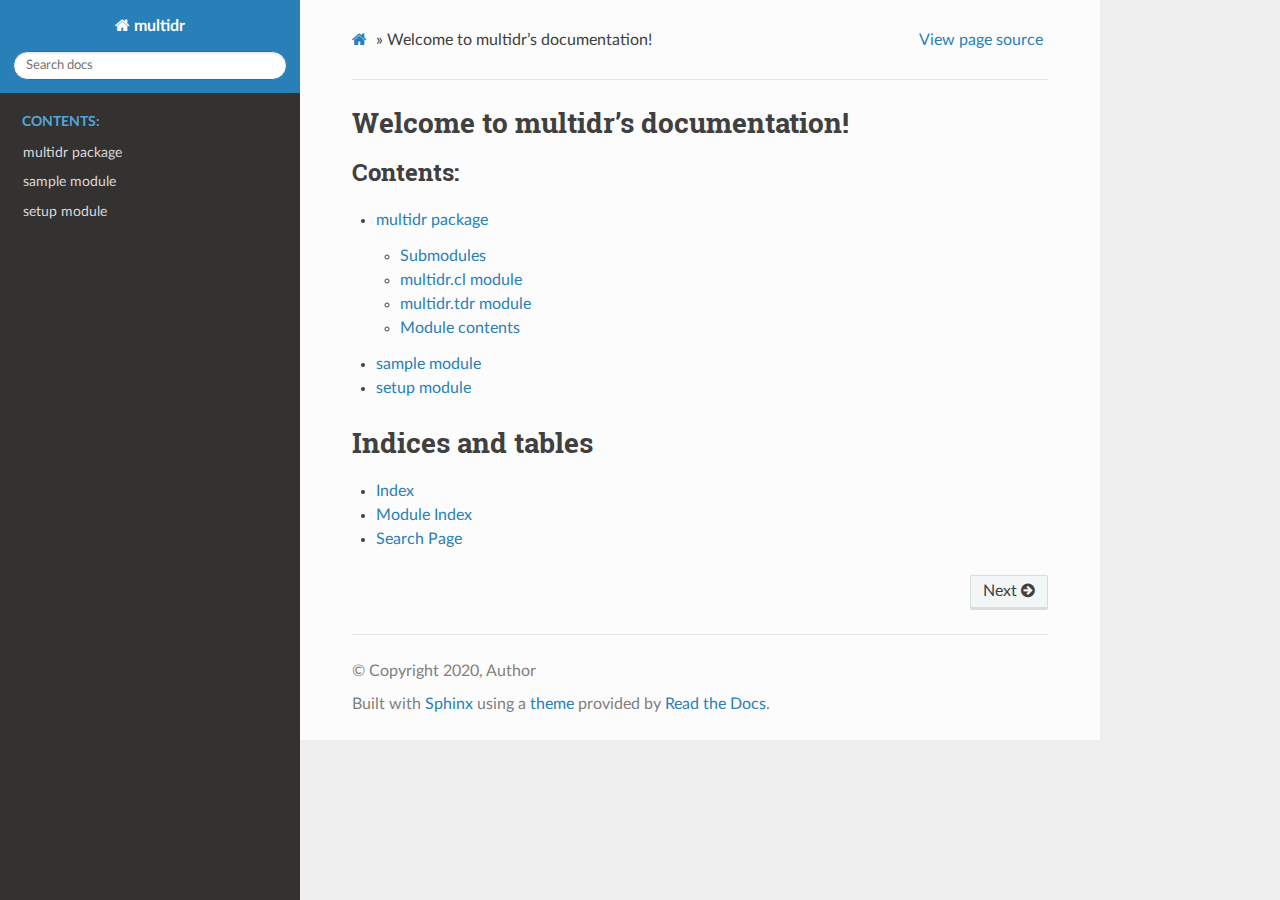
<file: doc/index.html>
<!DOCTYPE html>
<html class="writer-html5" lang="en" >
<head>
  <meta charset="utf-8">
  
  <meta name="viewport" content="width=device-width, initial-scale=1.0">
  
  <title>Welcome to multidr’s documentation! &mdash; multidr  documentation</title>
  

  
  <link rel="stylesheet" href="_static/css/theme.css" type="text/css" />
  <link rel="stylesheet" href="_static/pygments.css" type="text/css" />

  
  
  
  

  
  <!--[if lt IE 9]>
    <script src="_static/js/html5shiv.min.js"></script>
  <![endif]-->
  
    
      <script type="text/javascript" id="documentation_options" data-url_root="./" src="_static/documentation_options.js"></script>
        <script src="_static/jquery.js"></script>
        <script src="_static/underscore.js"></script>
        <script src="_static/doctools.js"></script>
        <script src="_static/language_data.js"></script>
    
    <script type="text/javascript" src="_static/js/theme.js"></script>

    
    <link rel="index" title="Index" href="genindex.html" />
    <link rel="search" title="Search" href="search.html" />
    <link rel="next" title="multidr package" href="multidr.html" /> 
</head>

<body class="wy-body-for-nav">

   
  <div class="wy-grid-for-nav">
    
    <nav data-toggle="wy-nav-shift" class="wy-nav-side">
      <div class="wy-side-scroll">
        <div class="wy-side-nav-search" >
          

          
            <a href="#" class="icon icon-home" alt="Documentation Home"> multidr
          

          
          </a>

          
            
            
          

          
<div role="search">
  <form id="rtd-search-form" class="wy-form" action="search.html" method="get">
    <input type="text" name="q" placeholder="Search docs" />
    <input type="hidden" name="check_keywords" value="yes" />
    <input type="hidden" name="area" value="default" />
  </form>
</div>

          
        </div>

        
        <div class="wy-menu wy-menu-vertical" data-spy="affix" role="navigation" aria-label="main navigation">
          
            
            
              
            
            
              <p class="caption"><span class="caption-text">Contents:</span></p>
<ul>
<li class="toctree-l1"><a class="reference internal" href="multidr.html">multidr package</a></li>
<li class="toctree-l1"><a class="reference internal" href="sample.html">sample module</a></li>
<li class="toctree-l1"><a class="reference internal" href="setup.html">setup module</a></li>
</ul>

            
          
        </div>
        
      </div>
    </nav>

    <section data-toggle="wy-nav-shift" class="wy-nav-content-wrap">

      
      <nav class="wy-nav-top" aria-label="top navigation">
        
          <i data-toggle="wy-nav-top" class="fa fa-bars"></i>
          <a href="#">multidr</a>
        
      </nav>


      <div class="wy-nav-content">
        
        <div class="rst-content">
        
          















<div role="navigation" aria-label="breadcrumbs navigation">

  <ul class="wy-breadcrumbs">
    
      <li><a href="#" class="icon icon-home"></a> &raquo;</li>
        
      <li>Welcome to multidr’s documentation!</li>
    
    
      <li class="wy-breadcrumbs-aside">
        
            
            <a href="_sources/index.rst.txt" rel="nofollow"> View page source</a>
          
        
      </li>
    
  </ul>

  
  <hr/>
</div>
          <div role="main" class="document" itemscope="itemscope" itemtype="http://schema.org/Article">
           <div itemprop="articleBody">
            
  <div class="section" id="welcome-to-multidr-s-documentation">
<h1>Welcome to multidr’s documentation!<a class="headerlink" href="#welcome-to-multidr-s-documentation" title="Permalink to this headline">¶</a></h1>
<div class="toctree-wrapper compound">
<p class="caption"><span class="caption-text">Contents:</span></p>
<ul>
<li class="toctree-l1"><a class="reference internal" href="multidr.html">multidr package</a><ul>
<li class="toctree-l2"><a class="reference internal" href="multidr.html#submodules">Submodules</a></li>
<li class="toctree-l2"><a class="reference internal" href="multidr.html#module-multidr.cl">multidr.cl module</a></li>
<li class="toctree-l2"><a class="reference internal" href="multidr.html#module-multidr.tdr">multidr.tdr module</a></li>
<li class="toctree-l2"><a class="reference internal" href="multidr.html#module-multidr">Module contents</a></li>
</ul>
</li>
<li class="toctree-l1"><a class="reference internal" href="sample.html">sample module</a></li>
<li class="toctree-l1"><a class="reference internal" href="setup.html">setup module</a></li>
</ul>
</div>
</div>
<div class="section" id="indices-and-tables">
<h1>Indices and tables<a class="headerlink" href="#indices-and-tables" title="Permalink to this headline">¶</a></h1>
<ul class="simple">
<li><p><a class="reference internal" href="genindex.html"><span class="std std-ref">Index</span></a></p></li>
<li><p><a class="reference internal" href="py-modindex.html"><span class="std std-ref">Module Index</span></a></p></li>
<li><p><a class="reference internal" href="search.html"><span class="std std-ref">Search Page</span></a></p></li>
</ul>
</div>


           </div>
           
          </div>
          <footer>
  
    <div class="rst-footer-buttons" role="navigation" aria-label="footer navigation">
      
        <a href="multidr.html" class="btn btn-neutral float-right" title="multidr package" accesskey="n" rel="next">Next <span class="fa fa-arrow-circle-right"></span></a>
      
      
    </div>
  

  <hr/>

  <div role="contentinfo">
    <p>
        
        &copy; Copyright 2020, Author

    </p>
  </div>
    
    
    
    Built with <a href="http://sphinx-doc.org/">Sphinx</a> using a
    
    <a href="https://github.com/rtfd/sphinx_rtd_theme">theme</a>
    
    provided by <a href="https://readthedocs.org">Read the Docs</a>. 

</footer>

        </div>
      </div>

    </section>

  </div>
  

  <script type="text/javascript">
      jQuery(function () {
          SphinxRtdTheme.Navigation.enable(true);
      });
  </script>

  
  
    
   

</body>
</html>
</file>
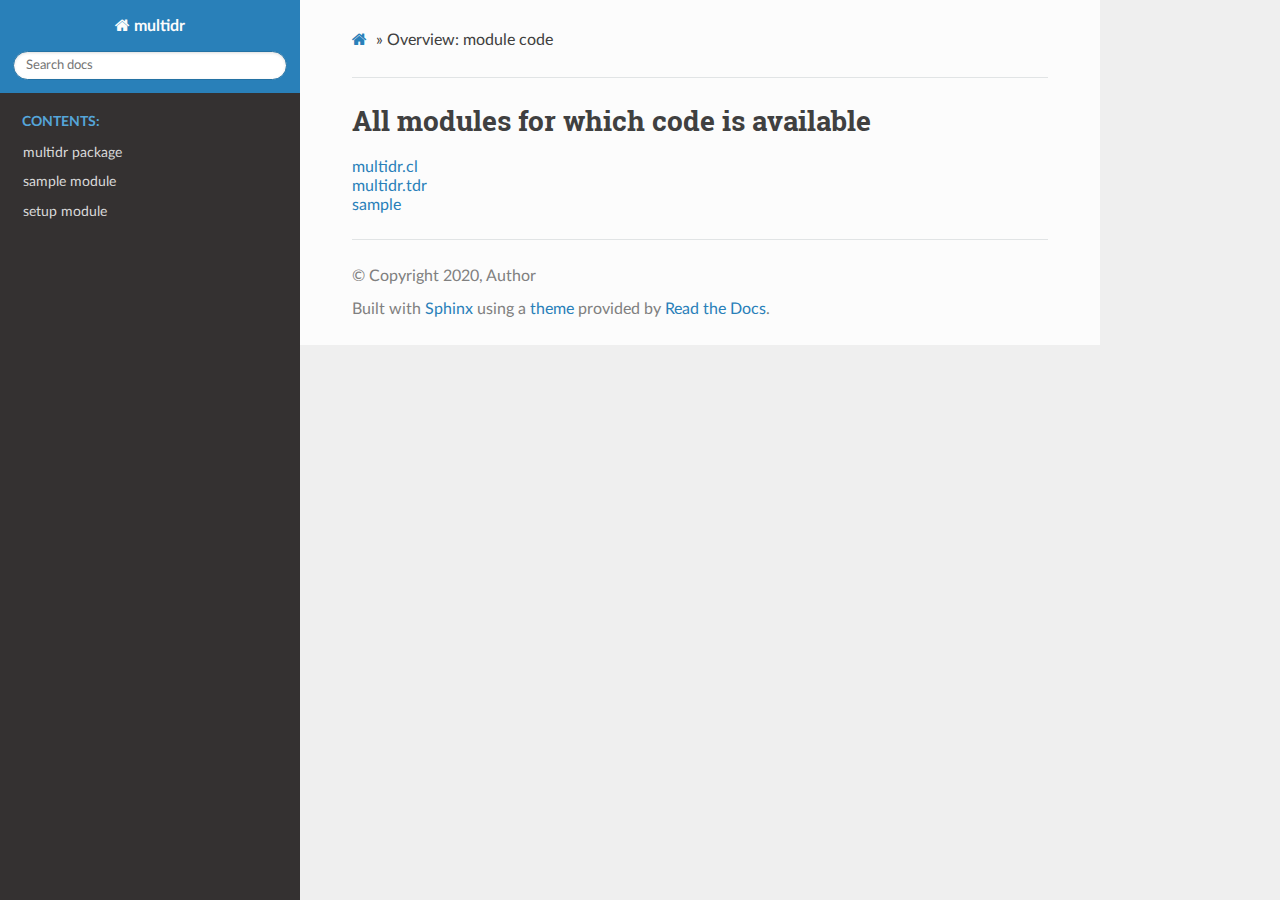
<file: doc/_modules/index.html>
<!DOCTYPE html>
<html class="writer-html5" lang="en" >
<head>
  <meta charset="utf-8">
  
  <meta name="viewport" content="width=device-width, initial-scale=1.0">
  
  <title>Overview: module code &mdash; multidr  documentation</title>
  

  
  <link rel="stylesheet" href="../_static/css/theme.css" type="text/css" />
  <link rel="stylesheet" href="../_static/pygments.css" type="text/css" />

  
  
  
  

  
  <!--[if lt IE 9]>
    <script src="../_static/js/html5shiv.min.js"></script>
  <![endif]-->
  
    
      <script type="text/javascript" id="documentation_options" data-url_root="../" src="../_static/documentation_options.js"></script>
        <script src="../_static/jquery.js"></script>
        <script src="../_static/underscore.js"></script>
        <script src="../_static/doctools.js"></script>
        <script src="../_static/language_data.js"></script>
    
    <script type="text/javascript" src="../_static/js/theme.js"></script>

    
    <link rel="index" title="Index" href="../genindex.html" />
    <link rel="search" title="Search" href="../search.html" /> 
</head>

<body class="wy-body-for-nav">

   
  <div class="wy-grid-for-nav">
    
    <nav data-toggle="wy-nav-shift" class="wy-nav-side">
      <div class="wy-side-scroll">
        <div class="wy-side-nav-search" >
          

          
            <a href="../index.html" class="icon icon-home" alt="Documentation Home"> multidr
          

          
          </a>

          
            
            
          

          
<div role="search">
  <form id="rtd-search-form" class="wy-form" action="../search.html" method="get">
    <input type="text" name="q" placeholder="Search docs" />
    <input type="hidden" name="check_keywords" value="yes" />
    <input type="hidden" name="area" value="default" />
  </form>
</div>

          
        </div>

        
        <div class="wy-menu wy-menu-vertical" data-spy="affix" role="navigation" aria-label="main navigation">
          
            
            
              
            
            
              <p class="caption"><span class="caption-text">Contents:</span></p>
<ul>
<li class="toctree-l1"><a class="reference internal" href="../multidr.html">multidr package</a></li>
<li class="toctree-l1"><a class="reference internal" href="../sample.html">sample module</a></li>
<li class="toctree-l1"><a class="reference internal" href="../setup.html">setup module</a></li>
</ul>

            
          
        </div>
        
      </div>
    </nav>

    <section data-toggle="wy-nav-shift" class="wy-nav-content-wrap">

      
      <nav class="wy-nav-top" aria-label="top navigation">
        
          <i data-toggle="wy-nav-top" class="fa fa-bars"></i>
          <a href="../index.html">multidr</a>
        
      </nav>


      <div class="wy-nav-content">
        
        <div class="rst-content">
        
          















<div role="navigation" aria-label="breadcrumbs navigation">

  <ul class="wy-breadcrumbs">
    
      <li><a href="../index.html" class="icon icon-home"></a> &raquo;</li>
        
      <li>Overview: module code</li>
    
    
      <li class="wy-breadcrumbs-aside">
        
      </li>
    
  </ul>

  
  <hr/>
</div>
          <div role="main" class="document" itemscope="itemscope" itemtype="http://schema.org/Article">
           <div itemprop="articleBody">
            
  <h1>All modules for which code is available</h1>
<ul><li><a href="multidr/cl.html">multidr.cl</a></li>
<li><a href="multidr/tdr.html">multidr.tdr</a></li>
<li><a href="sample.html">sample</a></li>
</ul>

           </div>
           
          </div>
          <footer>
  

  <hr/>

  <div role="contentinfo">
    <p>
        
        &copy; Copyright 2020, Author

    </p>
  </div>
    
    
    
    Built with <a href="http://sphinx-doc.org/">Sphinx</a> using a
    
    <a href="https://github.com/rtfd/sphinx_rtd_theme">theme</a>
    
    provided by <a href="https://readthedocs.org">Read the Docs</a>. 

</footer>

        </div>
      </div>

    </section>

  </div>
  

  <script type="text/javascript">
      jQuery(function () {
          SphinxRtdTheme.Navigation.enable(true);
      });
  </script>

  
  
    
   

</body>
</html>
</file>
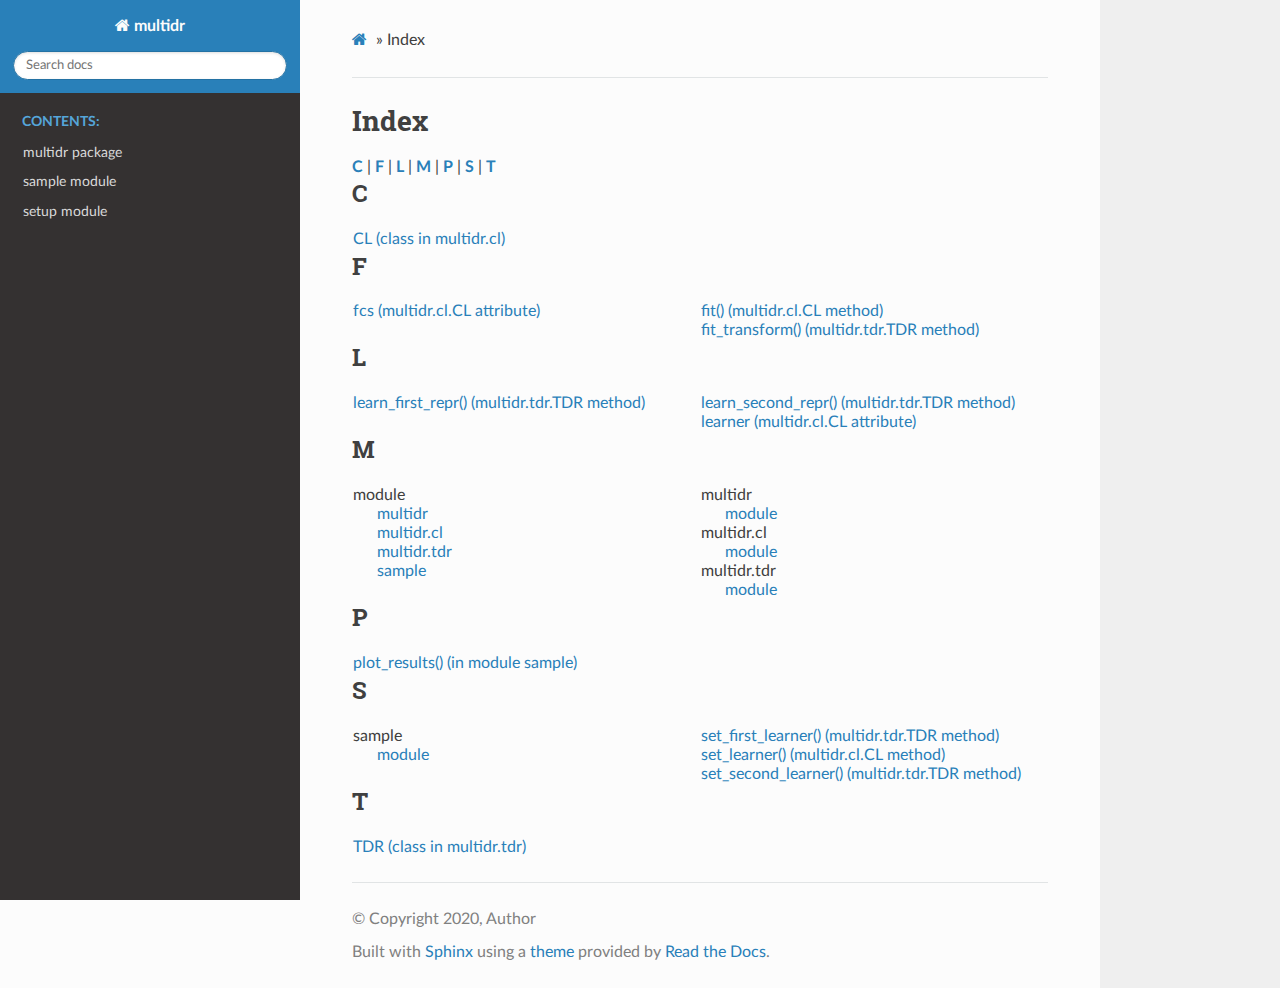
<file: doc/genindex.html>
<!DOCTYPE html>
<html class="writer-html5" lang="en" >
<head>
  <meta charset="utf-8">
  
  <meta name="viewport" content="width=device-width, initial-scale=1.0">
  
  <title>Index &mdash; multidr  documentation</title>
  

  
  <link rel="stylesheet" href="_static/css/theme.css" type="text/css" />
  <link rel="stylesheet" href="_static/pygments.css" type="text/css" />

  
  
  
  

  
  <!--[if lt IE 9]>
    <script src="_static/js/html5shiv.min.js"></script>
  <![endif]-->
  
    
      <script type="text/javascript" id="documentation_options" data-url_root="./" src="_static/documentation_options.js"></script>
        <script src="_static/jquery.js"></script>
        <script src="_static/underscore.js"></script>
        <script src="_static/doctools.js"></script>
        <script src="_static/language_data.js"></script>
    
    <script type="text/javascript" src="_static/js/theme.js"></script>

    
    <link rel="index" title="Index" href="#" />
    <link rel="search" title="Search" href="search.html" /> 
</head>

<body class="wy-body-for-nav">

   
  <div class="wy-grid-for-nav">
    
    <nav data-toggle="wy-nav-shift" class="wy-nav-side">
      <div class="wy-side-scroll">
        <div class="wy-side-nav-search" >
          

          
            <a href="index.html" class="icon icon-home" alt="Documentation Home"> multidr
          

          
          </a>

          
            
            
          

          
<div role="search">
  <form id="rtd-search-form" class="wy-form" action="search.html" method="get">
    <input type="text" name="q" placeholder="Search docs" />
    <input type="hidden" name="check_keywords" value="yes" />
    <input type="hidden" name="area" value="default" />
  </form>
</div>

          
        </div>

        
        <div class="wy-menu wy-menu-vertical" data-spy="affix" role="navigation" aria-label="main navigation">
          
            
            
              
            
            
              <p class="caption"><span class="caption-text">Contents:</span></p>
<ul>
<li class="toctree-l1"><a class="reference internal" href="multidr.html">multidr package</a></li>
<li class="toctree-l1"><a class="reference internal" href="sample.html">sample module</a></li>
<li class="toctree-l1"><a class="reference internal" href="setup.html">setup module</a></li>
</ul>

            
          
        </div>
        
      </div>
    </nav>

    <section data-toggle="wy-nav-shift" class="wy-nav-content-wrap">

      
      <nav class="wy-nav-top" aria-label="top navigation">
        
          <i data-toggle="wy-nav-top" class="fa fa-bars"></i>
          <a href="index.html">multidr</a>
        
      </nav>


      <div class="wy-nav-content">
        
        <div class="rst-content">
        
          















<div role="navigation" aria-label="breadcrumbs navigation">

  <ul class="wy-breadcrumbs">
    
      <li><a href="index.html" class="icon icon-home"></a> &raquo;</li>
        
      <li>Index</li>
    
    
      <li class="wy-breadcrumbs-aside">
        
            
        
      </li>
    
  </ul>

  
  <hr/>
</div>
          <div role="main" class="document" itemscope="itemscope" itemtype="http://schema.org/Article">
           <div itemprop="articleBody">
            

<h1 id="index">Index</h1>

<div class="genindex-jumpbox">
 <a href="#C"><strong>C</strong></a>
 | <a href="#F"><strong>F</strong></a>
 | <a href="#L"><strong>L</strong></a>
 | <a href="#M"><strong>M</strong></a>
 | <a href="#P"><strong>P</strong></a>
 | <a href="#S"><strong>S</strong></a>
 | <a href="#T"><strong>T</strong></a>
 
</div>
<h2 id="C">C</h2>
<table style="width: 100%" class="indextable genindextable"><tr>
  <td style="width: 33%; vertical-align: top;"><ul>
      <li><a href="multidr.html#multidr.cl.CL">CL (class in multidr.cl)</a>
</li>
  </ul></td>
</tr></table>

<h2 id="F">F</h2>
<table style="width: 100%" class="indextable genindextable"><tr>
  <td style="width: 33%; vertical-align: top;"><ul>
      <li><a href="multidr.html#multidr.cl.CL.fcs">fcs (multidr.cl.CL attribute)</a>
</li>
  </ul></td>
  <td style="width: 33%; vertical-align: top;"><ul>
      <li><a href="multidr.html#multidr.cl.CL.fit">fit() (multidr.cl.CL method)</a>
</li>
      <li><a href="multidr.html#multidr.tdr.TDR.fit_transform">fit_transform() (multidr.tdr.TDR method)</a>
</li>
  </ul></td>
</tr></table>

<h2 id="L">L</h2>
<table style="width: 100%" class="indextable genindextable"><tr>
  <td style="width: 33%; vertical-align: top;"><ul>
      <li><a href="multidr.html#multidr.tdr.TDR.learn_first_repr">learn_first_repr() (multidr.tdr.TDR method)</a>
</li>
  </ul></td>
  <td style="width: 33%; vertical-align: top;"><ul>
      <li><a href="multidr.html#multidr.tdr.TDR.learn_second_repr">learn_second_repr() (multidr.tdr.TDR method)</a>
</li>
      <li><a href="multidr.html#multidr.cl.CL.learner">learner (multidr.cl.CL attribute)</a>
</li>
  </ul></td>
</tr></table>

<h2 id="M">M</h2>
<table style="width: 100%" class="indextable genindextable"><tr>
  <td style="width: 33%; vertical-align: top;"><ul>
      <li>
    module

      <ul>
        <li><a href="multidr.html#module-multidr">multidr</a>
</li>
        <li><a href="multidr.html#module-multidr.cl">multidr.cl</a>
</li>
        <li><a href="multidr.html#module-multidr.tdr">multidr.tdr</a>
</li>
        <li><a href="sample.html#module-sample">sample</a>
</li>
      </ul></li>
  </ul></td>
  <td style="width: 33%; vertical-align: top;"><ul>
      <li>
    multidr

      <ul>
        <li><a href="multidr.html#module-multidr">module</a>
</li>
      </ul></li>
      <li>
    multidr.cl

      <ul>
        <li><a href="multidr.html#module-multidr.cl">module</a>
</li>
      </ul></li>
      <li>
    multidr.tdr

      <ul>
        <li><a href="multidr.html#module-multidr.tdr">module</a>
</li>
      </ul></li>
  </ul></td>
</tr></table>

<h2 id="P">P</h2>
<table style="width: 100%" class="indextable genindextable"><tr>
  <td style="width: 33%; vertical-align: top;"><ul>
      <li><a href="sample.html#sample.plot_results">plot_results() (in module sample)</a>
</li>
  </ul></td>
</tr></table>

<h2 id="S">S</h2>
<table style="width: 100%" class="indextable genindextable"><tr>
  <td style="width: 33%; vertical-align: top;"><ul>
      <li>
    sample

      <ul>
        <li><a href="sample.html#module-sample">module</a>
</li>
      </ul></li>
  </ul></td>
  <td style="width: 33%; vertical-align: top;"><ul>
      <li><a href="multidr.html#multidr.tdr.TDR.set_first_learner">set_first_learner() (multidr.tdr.TDR method)</a>
</li>
      <li><a href="multidr.html#multidr.cl.CL.set_learner">set_learner() (multidr.cl.CL method)</a>
</li>
      <li><a href="multidr.html#multidr.tdr.TDR.set_second_learner">set_second_learner() (multidr.tdr.TDR method)</a>
</li>
  </ul></td>
</tr></table>

<h2 id="T">T</h2>
<table style="width: 100%" class="indextable genindextable"><tr>
  <td style="width: 33%; vertical-align: top;"><ul>
      <li><a href="multidr.html#multidr.tdr.TDR">TDR (class in multidr.tdr)</a>
</li>
  </ul></td>
</tr></table>



           </div>
           
          </div>
          <footer>
  

  <hr/>

  <div role="contentinfo">
    <p>
        
        &copy; Copyright 2020, Author

    </p>
  </div>
    
    
    
    Built with <a href="http://sphinx-doc.org/">Sphinx</a> using a
    
    <a href="https://github.com/rtfd/sphinx_rtd_theme">theme</a>
    
    provided by <a href="https://readthedocs.org">Read the Docs</a>. 

</footer>

        </div>
      </div>

    </section>

  </div>
  

  <script type="text/javascript">
      jQuery(function () {
          SphinxRtdTheme.Navigation.enable(true);
      });
  </script>

  
  
    
   

</body>
</html>
</file>
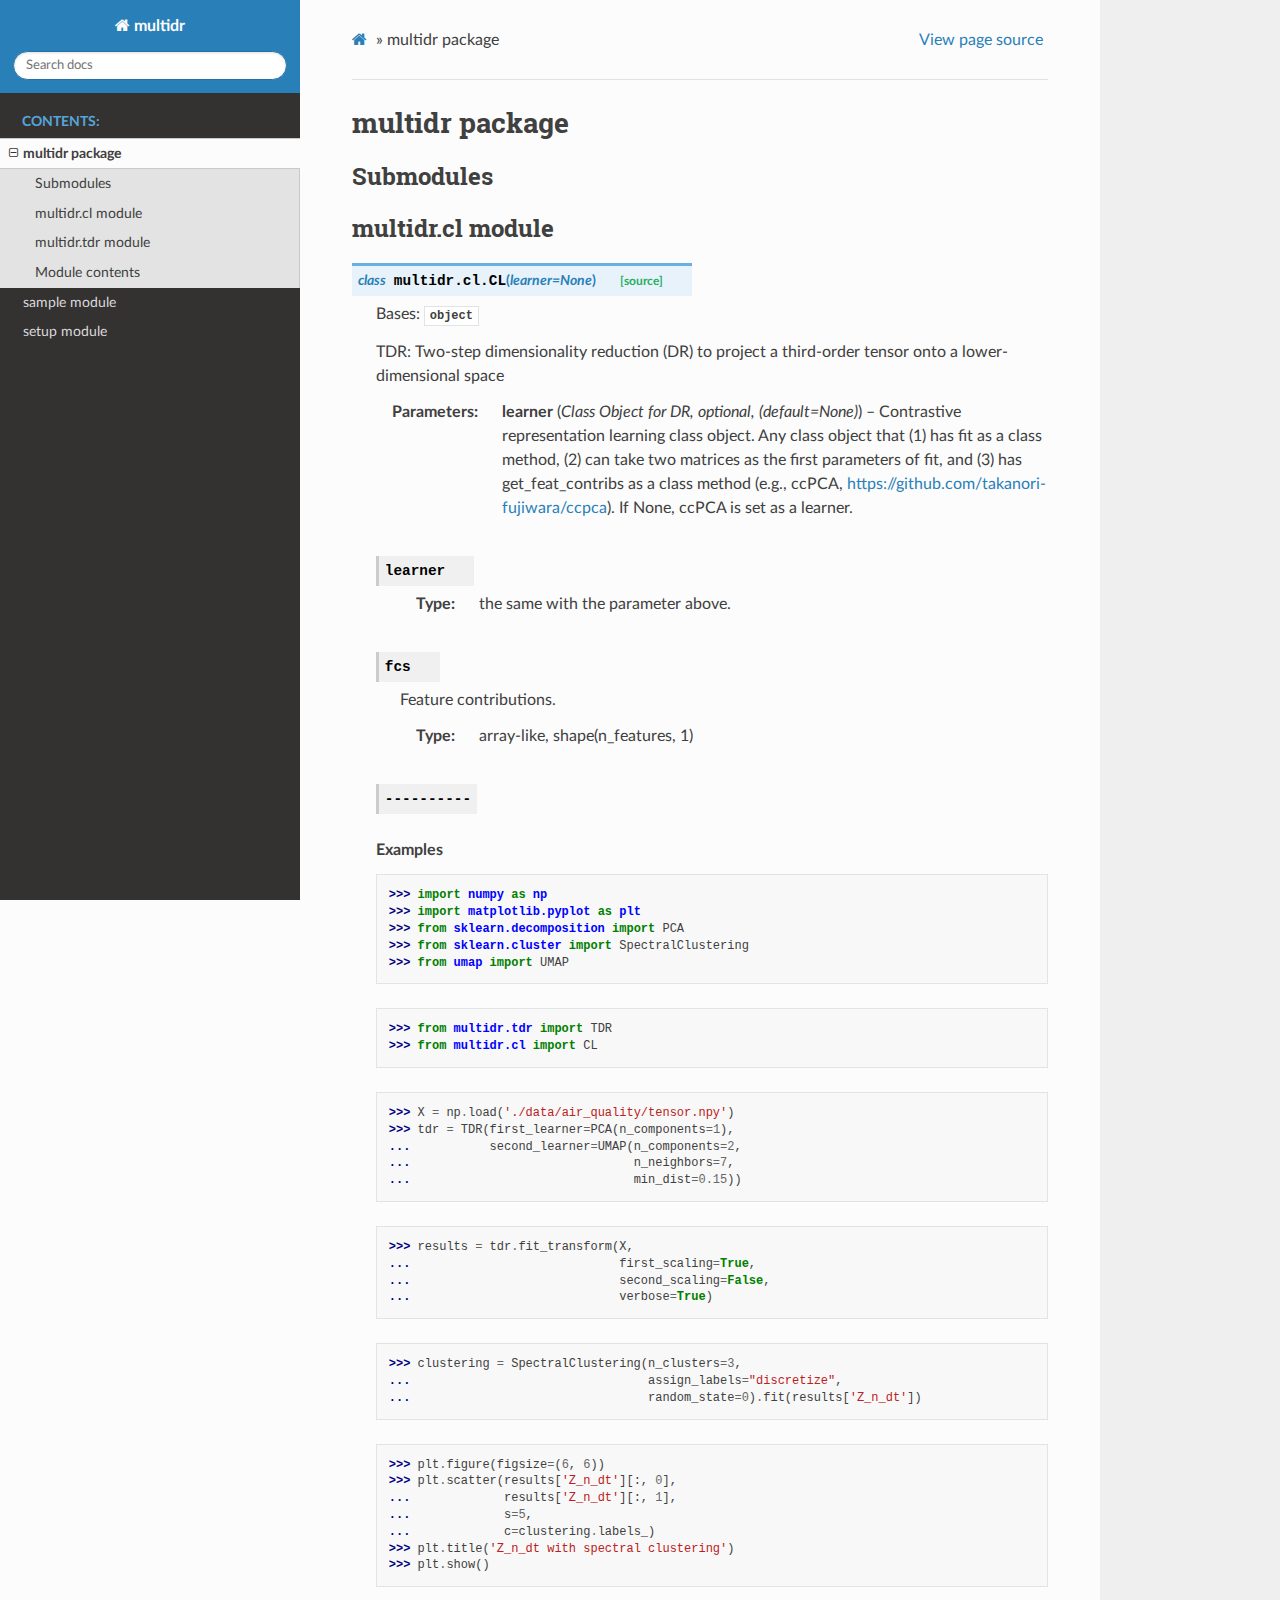
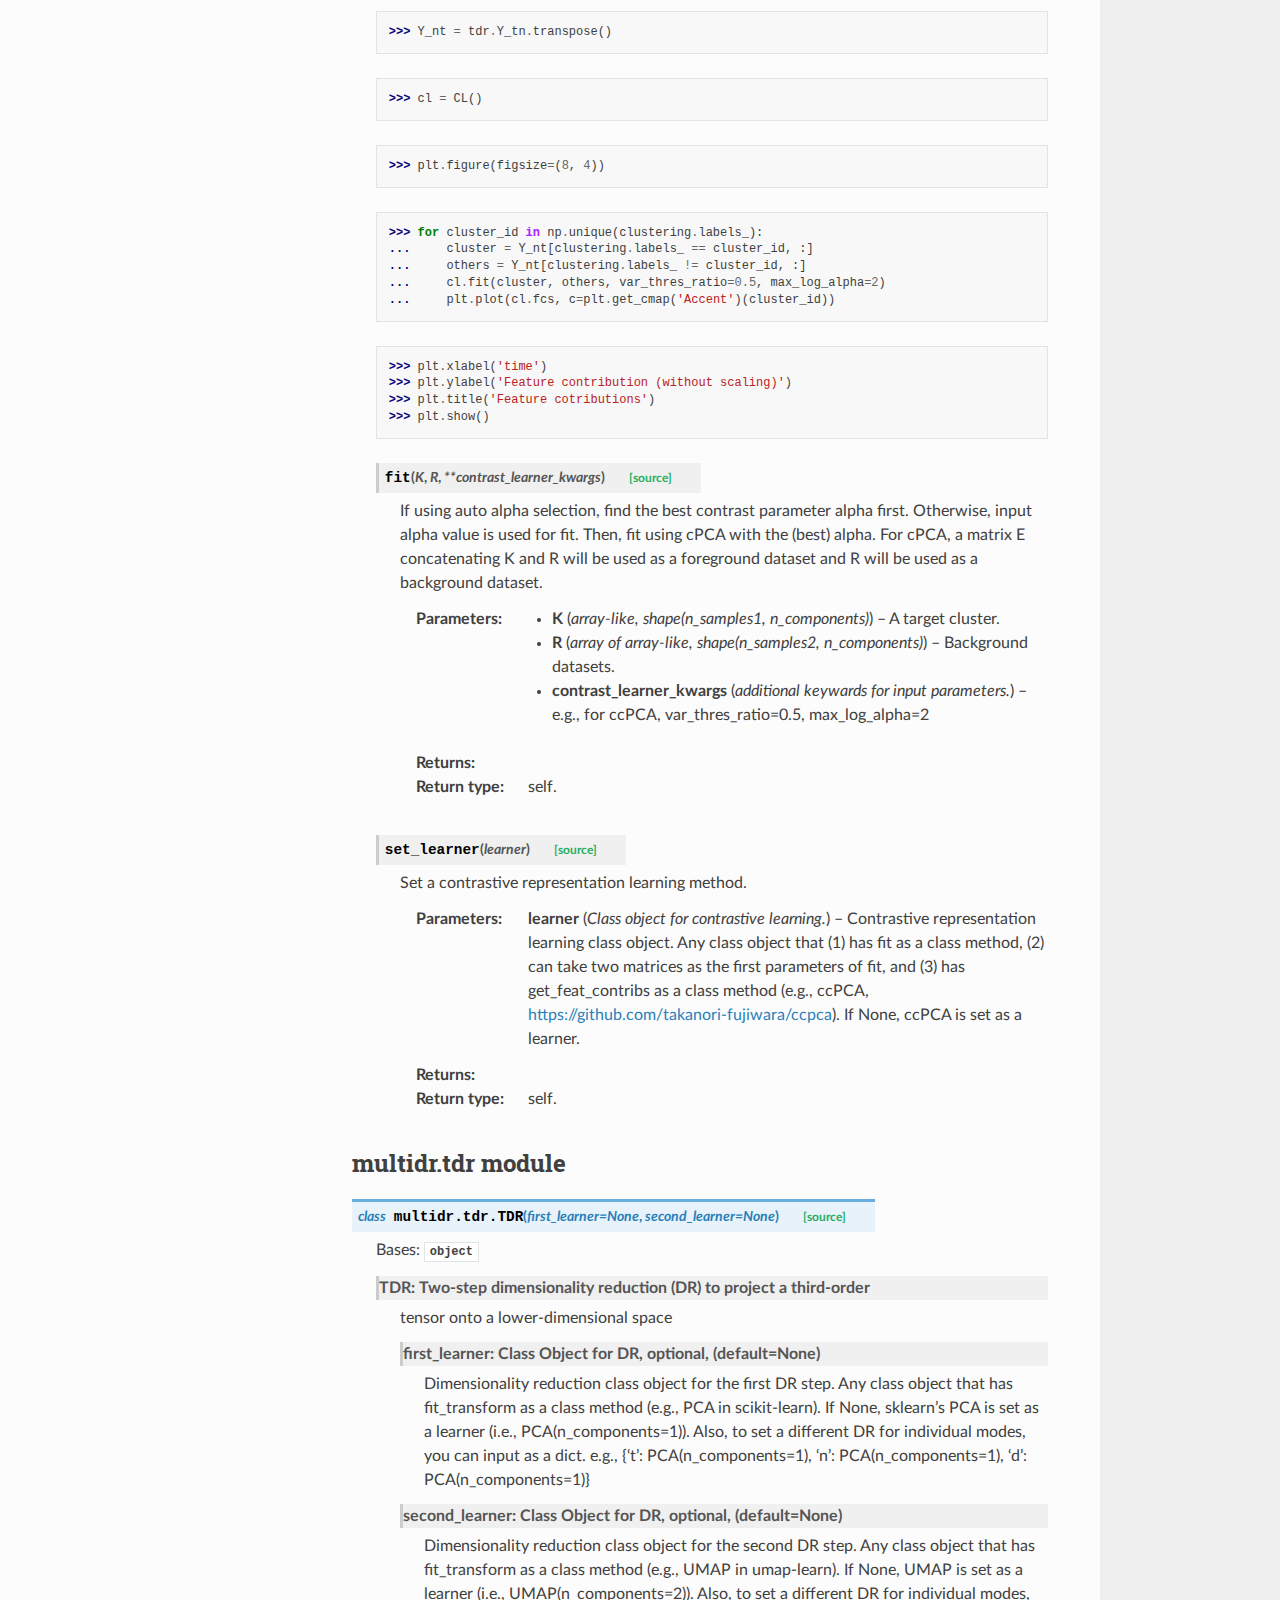
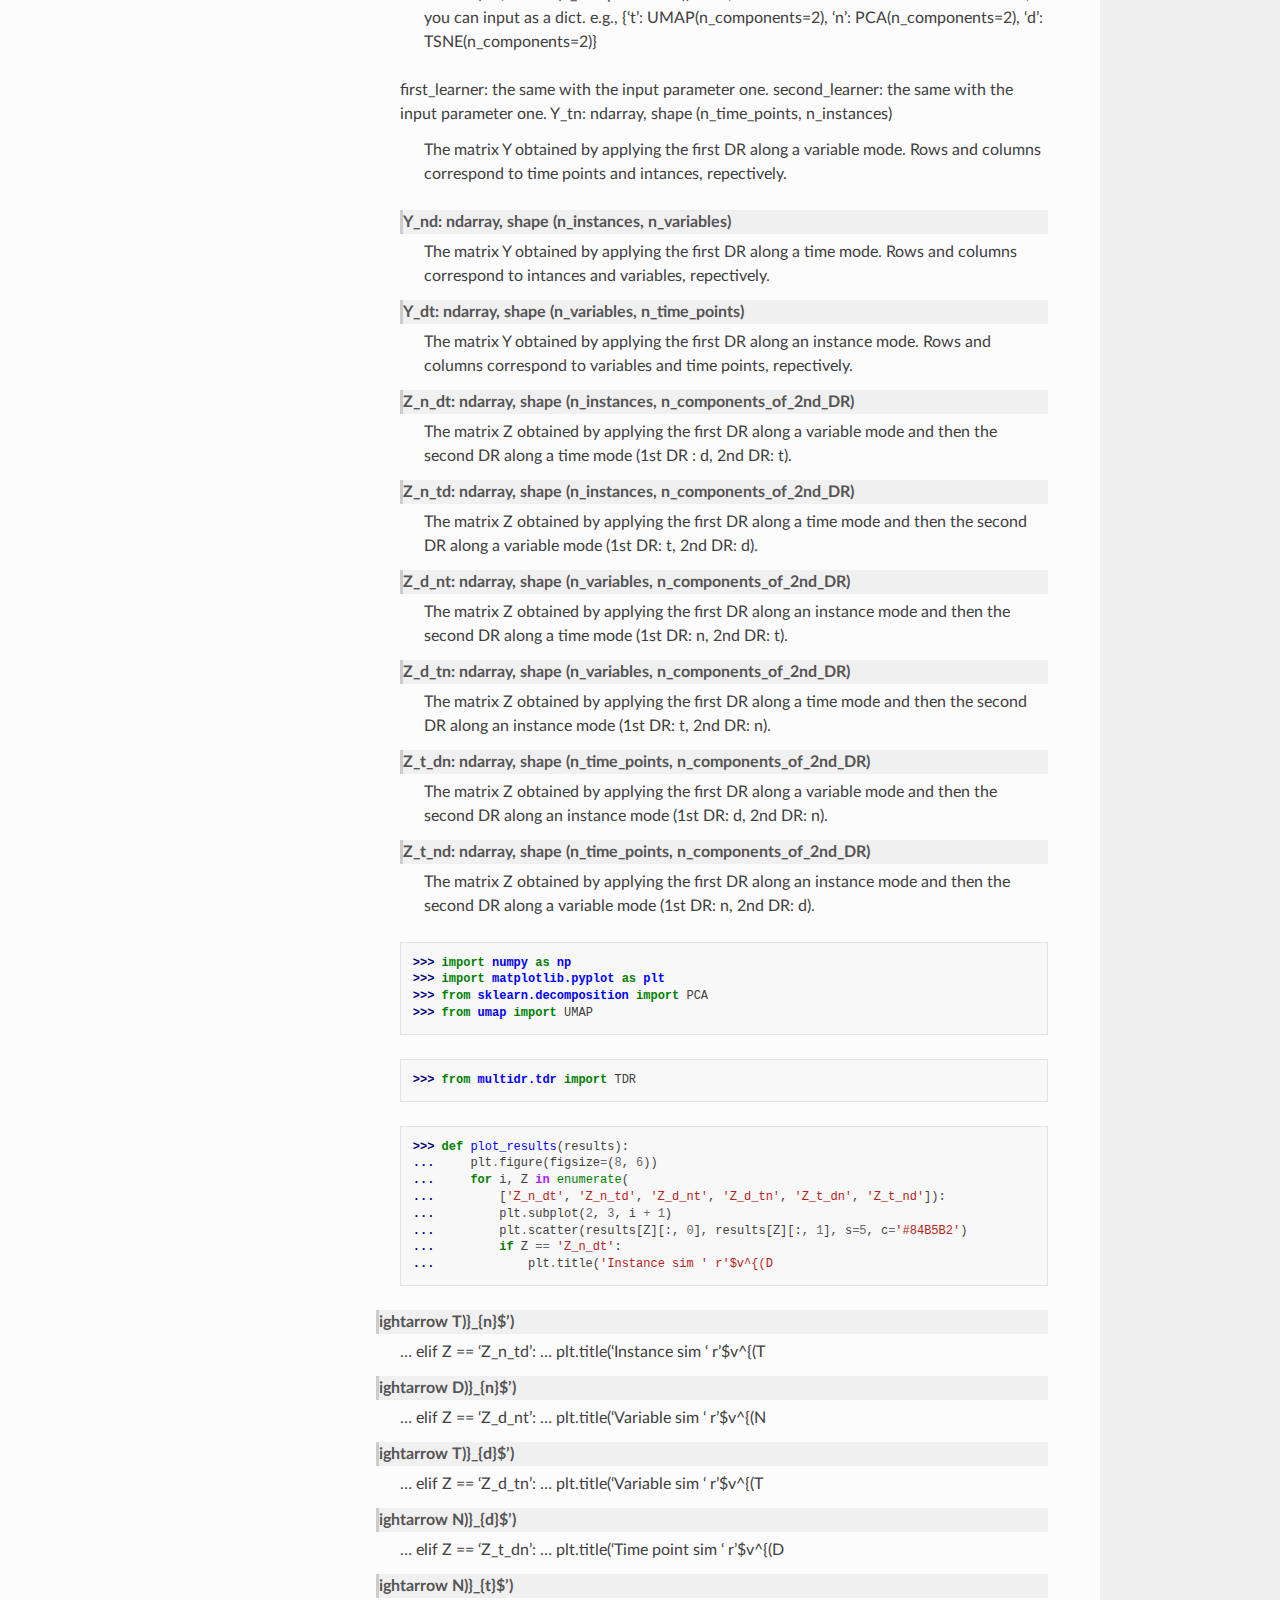
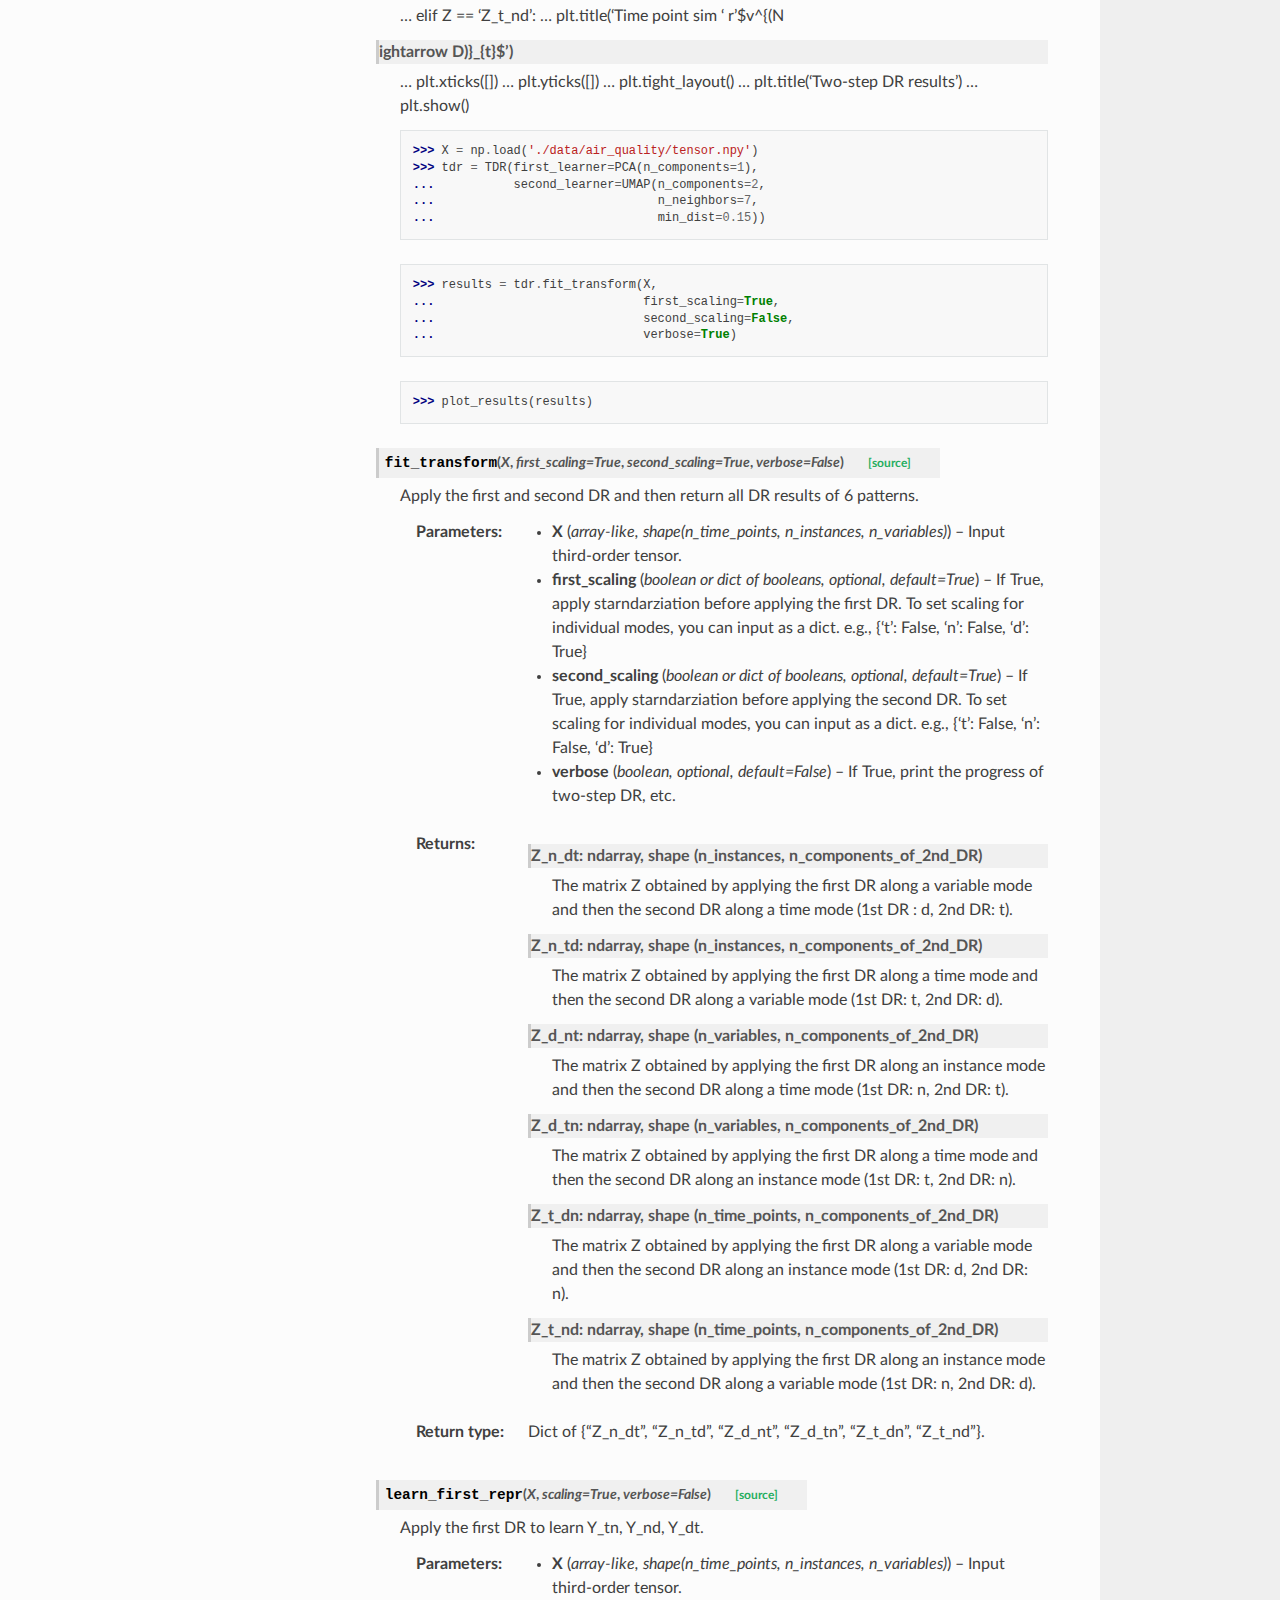
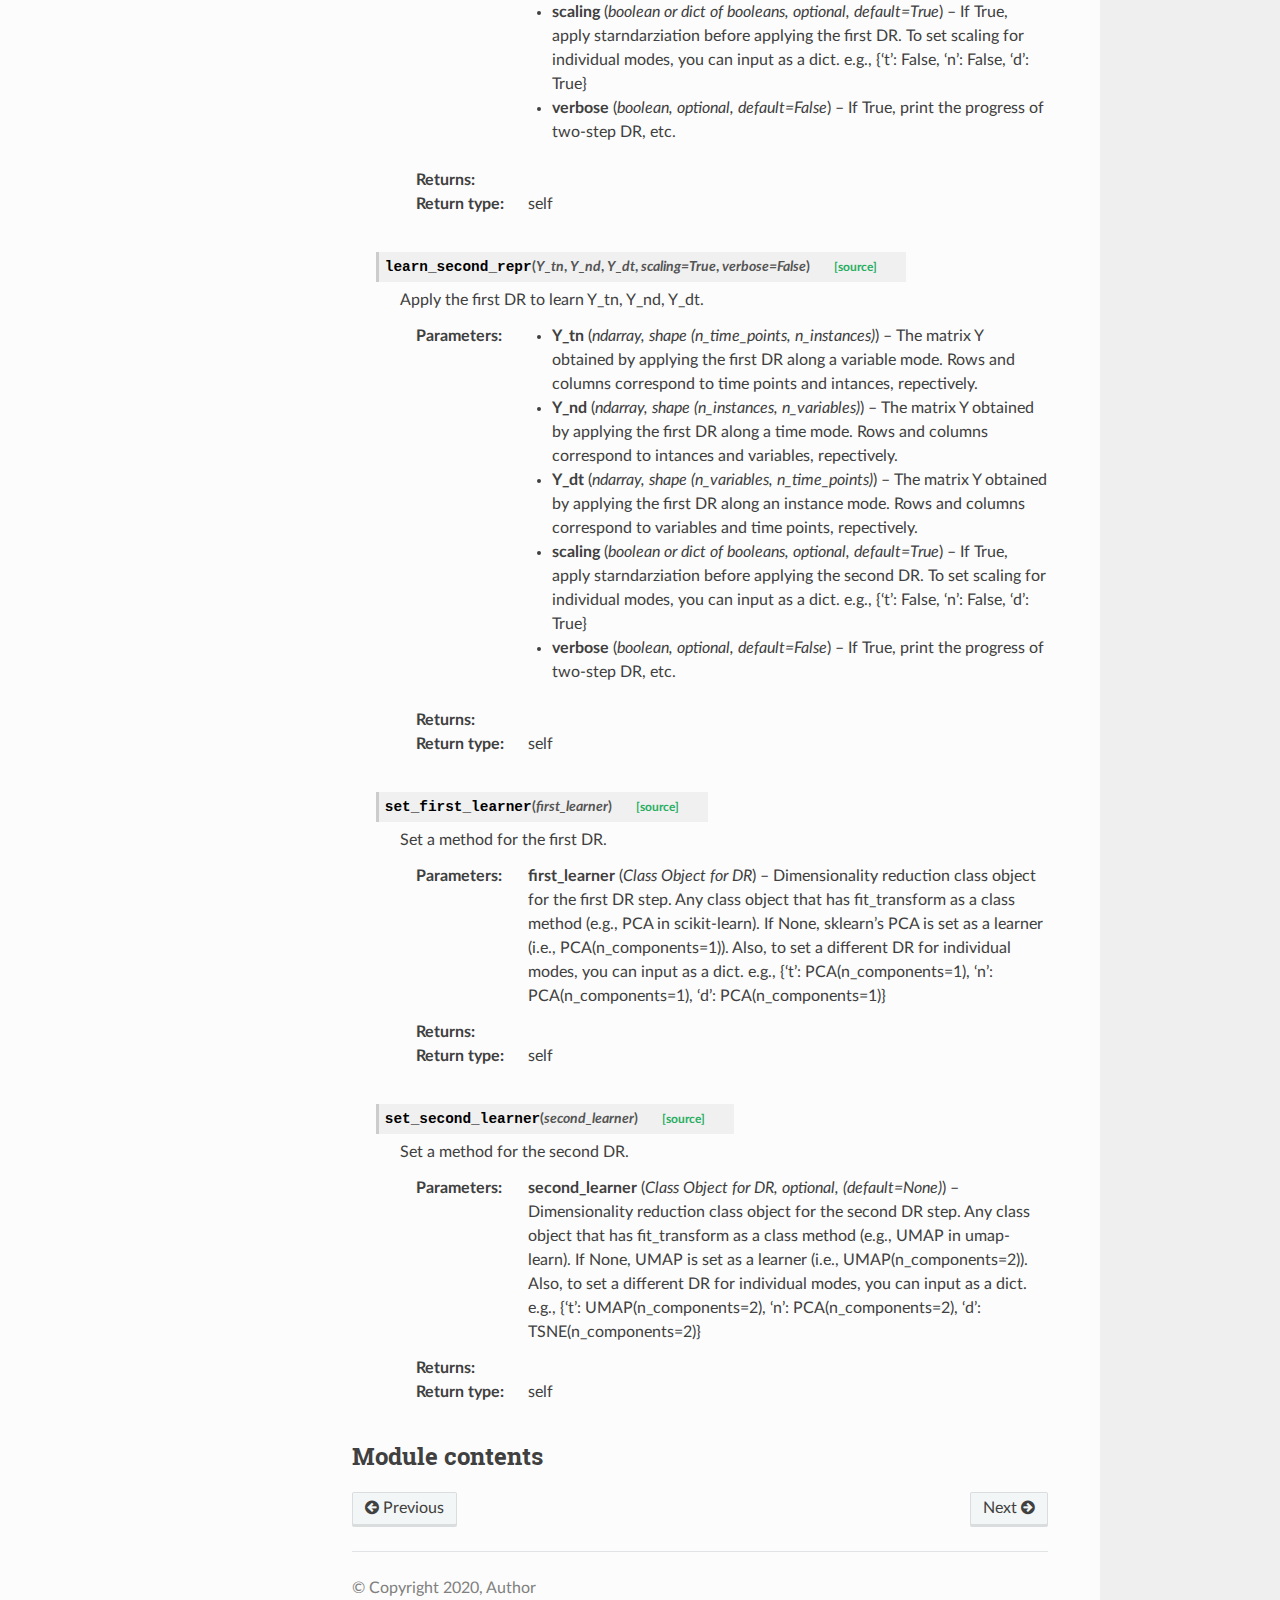
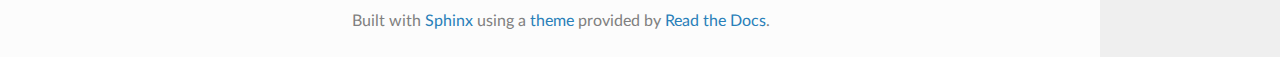
<file: doc/multidr.html>
<!DOCTYPE html>
<html class="writer-html5" lang="en" >
<head>
  <meta charset="utf-8">
  
  <meta name="viewport" content="width=device-width, initial-scale=1.0">
  
  <title>multidr package &mdash; multidr  documentation</title>
  

  
  <link rel="stylesheet" href="_static/css/theme.css" type="text/css" />
  <link rel="stylesheet" href="_static/pygments.css" type="text/css" />

  
  
  
  

  
  <!--[if lt IE 9]>
    <script src="_static/js/html5shiv.min.js"></script>
  <![endif]-->
  
    
      <script type="text/javascript" id="documentation_options" data-url_root="./" src="_static/documentation_options.js"></script>
        <script src="_static/jquery.js"></script>
        <script src="_static/underscore.js"></script>
        <script src="_static/doctools.js"></script>
        <script src="_static/language_data.js"></script>
    
    <script type="text/javascript" src="_static/js/theme.js"></script>

    
    <link rel="index" title="Index" href="genindex.html" />
    <link rel="search" title="Search" href="search.html" />
    <link rel="next" title="sample module" href="sample.html" />
    <link rel="prev" title="Welcome to multidr’s documentation!" href="index.html" /> 
</head>

<body class="wy-body-for-nav">

   
  <div class="wy-grid-for-nav">
    
    <nav data-toggle="wy-nav-shift" class="wy-nav-side">
      <div class="wy-side-scroll">
        <div class="wy-side-nav-search" >
          

          
            <a href="index.html" class="icon icon-home" alt="Documentation Home"> multidr
          

          
          </a>

          
            
            
          

          
<div role="search">
  <form id="rtd-search-form" class="wy-form" action="search.html" method="get">
    <input type="text" name="q" placeholder="Search docs" />
    <input type="hidden" name="check_keywords" value="yes" />
    <input type="hidden" name="area" value="default" />
  </form>
</div>

          
        </div>

        
        <div class="wy-menu wy-menu-vertical" data-spy="affix" role="navigation" aria-label="main navigation">
          
            
            
              
            
            
              <p class="caption"><span class="caption-text">Contents:</span></p>
<ul class="current">
<li class="toctree-l1 current"><a class="current reference internal" href="#">multidr package</a><ul>
<li class="toctree-l2"><a class="reference internal" href="#submodules">Submodules</a></li>
<li class="toctree-l2"><a class="reference internal" href="#module-multidr.cl">multidr.cl module</a></li>
<li class="toctree-l2"><a class="reference internal" href="#module-multidr.tdr">multidr.tdr module</a></li>
<li class="toctree-l2"><a class="reference internal" href="#module-multidr">Module contents</a></li>
</ul>
</li>
<li class="toctree-l1"><a class="reference internal" href="sample.html">sample module</a></li>
<li class="toctree-l1"><a class="reference internal" href="setup.html">setup module</a></li>
</ul>

            
          
        </div>
        
      </div>
    </nav>

    <section data-toggle="wy-nav-shift" class="wy-nav-content-wrap">

      
      <nav class="wy-nav-top" aria-label="top navigation">
        
          <i data-toggle="wy-nav-top" class="fa fa-bars"></i>
          <a href="index.html">multidr</a>
        
      </nav>


      <div class="wy-nav-content">
        
        <div class="rst-content">
        
          















<div role="navigation" aria-label="breadcrumbs navigation">

  <ul class="wy-breadcrumbs">
    
      <li><a href="index.html" class="icon icon-home"></a> &raquo;</li>
        
      <li>multidr package</li>
    
    
      <li class="wy-breadcrumbs-aside">
        
            
            <a href="_sources/multidr.rst.txt" rel="nofollow"> View page source</a>
          
        
      </li>
    
  </ul>

  
  <hr/>
</div>
          <div role="main" class="document" itemscope="itemscope" itemtype="http://schema.org/Article">
           <div itemprop="articleBody">
            
  <div class="section" id="multidr-package">
<h1>multidr package<a class="headerlink" href="#multidr-package" title="Permalink to this headline">¶</a></h1>
<div class="section" id="submodules">
<h2>Submodules<a class="headerlink" href="#submodules" title="Permalink to this headline">¶</a></h2>
</div>
<div class="section" id="module-multidr.cl">
<span id="multidr-cl-module"></span><h2>multidr.cl module<a class="headerlink" href="#module-multidr.cl" title="Permalink to this headline">¶</a></h2>
<dl class="py class">
<dt id="multidr.cl.CL">
<em class="property">class </em><code class="sig-prename descclassname">multidr.cl.</code><code class="sig-name descname">CL</code><span class="sig-paren">(</span><em class="sig-param"><span class="n">learner</span><span class="o">=</span><span class="default_value">None</span></em><span class="sig-paren">)</span><a class="reference internal" href="_modules/multidr/cl.html#CL"><span class="viewcode-link">[source]</span></a><a class="headerlink" href="#multidr.cl.CL" title="Permalink to this definition">¶</a></dt>
<dd><p>Bases: <code class="xref py py-class docutils literal notranslate"><span class="pre">object</span></code></p>
<p>TDR: Two-step dimensionality reduction (DR) to project a third-order
tensor onto a lower-dimensional space</p>
<dl class="field-list simple">
<dt class="field-odd">Parameters</dt>
<dd class="field-odd"><p><strong>learner</strong> (<em>Class Object for DR</em><em>, </em><em>optional</em><em>, </em><em>(</em><em>default=None</em><em>)</em>) – Contrastive representation learning class object. Any class
object that (1) has fit as a class method, (2) can take two matrices as
the first parameters of fit, and (3) has get_feat_contribs as a class
method (e.g., ccPCA, <a class="reference external" href="https://github.com/takanori-fujiwara/ccpca">https://github.com/takanori-fujiwara/ccpca</a>).
If None, ccPCA is set as a learner.</p>
</dd>
</dl>
<dl class="py attribute">
<dt id="multidr.cl.CL.learner">
<code class="sig-name descname">learner</code><a class="headerlink" href="#multidr.cl.CL.learner" title="Permalink to this definition">¶</a></dt>
<dd><dl class="field-list simple">
<dt class="field-odd">Type</dt>
<dd class="field-odd"><p>the same with the parameter above.</p>
</dd>
</dl>
</dd></dl>

<dl class="py attribute">
<dt id="multidr.cl.CL.fcs">
<code class="sig-name descname">fcs</code><a class="headerlink" href="#multidr.cl.CL.fcs" title="Permalink to this definition">¶</a></dt>
<dd><p>Feature contributions.</p>
<dl class="field-list simple">
<dt class="field-odd">Type</dt>
<dd class="field-odd"><p>array-like, shape(n_features, 1)</p>
</dd>
</dl>
</dd></dl>

<dl class="py attribute">
<dt>
<code class="sig-name descname">----------</code></dt>
<dd></dd></dl>

<p class="rubric">Examples</p>
<div class="doctest highlight-default notranslate"><div class="highlight"><pre><span></span><span class="gp">&gt;&gt;&gt; </span><span class="kn">import</span> <span class="nn">numpy</span> <span class="k">as</span> <span class="nn">np</span>
<span class="gp">&gt;&gt;&gt; </span><span class="kn">import</span> <span class="nn">matplotlib.pyplot</span> <span class="k">as</span> <span class="nn">plt</span>
<span class="gp">&gt;&gt;&gt; </span><span class="kn">from</span> <span class="nn">sklearn.decomposition</span> <span class="kn">import</span> <span class="n">PCA</span>
<span class="gp">&gt;&gt;&gt; </span><span class="kn">from</span> <span class="nn">sklearn.cluster</span> <span class="kn">import</span> <span class="n">SpectralClustering</span>
<span class="gp">&gt;&gt;&gt; </span><span class="kn">from</span> <span class="nn">umap</span> <span class="kn">import</span> <span class="n">UMAP</span>
</pre></div>
</div>
<div class="doctest highlight-default notranslate"><div class="highlight"><pre><span></span><span class="gp">&gt;&gt;&gt; </span><span class="kn">from</span> <span class="nn">multidr.tdr</span> <span class="kn">import</span> <span class="n">TDR</span>
<span class="gp">&gt;&gt;&gt; </span><span class="kn">from</span> <span class="nn">multidr.cl</span> <span class="kn">import</span> <span class="n">CL</span>
</pre></div>
</div>
<div class="doctest highlight-default notranslate"><div class="highlight"><pre><span></span><span class="gp">&gt;&gt;&gt; </span><span class="n">X</span> <span class="o">=</span> <span class="n">np</span><span class="o">.</span><span class="n">load</span><span class="p">(</span><span class="s1">&#39;./data/air_quality/tensor.npy&#39;</span><span class="p">)</span>
<span class="gp">&gt;&gt;&gt; </span><span class="n">tdr</span> <span class="o">=</span> <span class="n">TDR</span><span class="p">(</span><span class="n">first_learner</span><span class="o">=</span><span class="n">PCA</span><span class="p">(</span><span class="n">n_components</span><span class="o">=</span><span class="mi">1</span><span class="p">),</span>
<span class="gp">... </span>          <span class="n">second_learner</span><span class="o">=</span><span class="n">UMAP</span><span class="p">(</span><span class="n">n_components</span><span class="o">=</span><span class="mi">2</span><span class="p">,</span>
<span class="gp">... </span>                              <span class="n">n_neighbors</span><span class="o">=</span><span class="mi">7</span><span class="p">,</span>
<span class="gp">... </span>                              <span class="n">min_dist</span><span class="o">=</span><span class="mf">0.15</span><span class="p">))</span>
</pre></div>
</div>
<div class="doctest highlight-default notranslate"><div class="highlight"><pre><span></span><span class="gp">&gt;&gt;&gt; </span><span class="n">results</span> <span class="o">=</span> <span class="n">tdr</span><span class="o">.</span><span class="n">fit_transform</span><span class="p">(</span><span class="n">X</span><span class="p">,</span>
<span class="gp">... </span>                            <span class="n">first_scaling</span><span class="o">=</span><span class="kc">True</span><span class="p">,</span>
<span class="gp">... </span>                            <span class="n">second_scaling</span><span class="o">=</span><span class="kc">False</span><span class="p">,</span>
<span class="gp">... </span>                            <span class="n">verbose</span><span class="o">=</span><span class="kc">True</span><span class="p">)</span>
</pre></div>
</div>
<div class="doctest highlight-default notranslate"><div class="highlight"><pre><span></span><span class="gp">&gt;&gt;&gt; </span><span class="n">clustering</span> <span class="o">=</span> <span class="n">SpectralClustering</span><span class="p">(</span><span class="n">n_clusters</span><span class="o">=</span><span class="mi">3</span><span class="p">,</span>
<span class="gp">... </span>                                <span class="n">assign_labels</span><span class="o">=</span><span class="s2">&quot;discretize&quot;</span><span class="p">,</span>
<span class="gp">... </span>                                <span class="n">random_state</span><span class="o">=</span><span class="mi">0</span><span class="p">)</span><span class="o">.</span><span class="n">fit</span><span class="p">(</span><span class="n">results</span><span class="p">[</span><span class="s1">&#39;Z_n_dt&#39;</span><span class="p">])</span>
</pre></div>
</div>
<div class="doctest highlight-default notranslate"><div class="highlight"><pre><span></span><span class="gp">&gt;&gt;&gt; </span><span class="n">plt</span><span class="o">.</span><span class="n">figure</span><span class="p">(</span><span class="n">figsize</span><span class="o">=</span><span class="p">(</span><span class="mi">6</span><span class="p">,</span> <span class="mi">6</span><span class="p">))</span>
<span class="gp">&gt;&gt;&gt; </span><span class="n">plt</span><span class="o">.</span><span class="n">scatter</span><span class="p">(</span><span class="n">results</span><span class="p">[</span><span class="s1">&#39;Z_n_dt&#39;</span><span class="p">][:,</span> <span class="mi">0</span><span class="p">],</span>
<span class="gp">... </span>            <span class="n">results</span><span class="p">[</span><span class="s1">&#39;Z_n_dt&#39;</span><span class="p">][:,</span> <span class="mi">1</span><span class="p">],</span>
<span class="gp">... </span>            <span class="n">s</span><span class="o">=</span><span class="mi">5</span><span class="p">,</span>
<span class="gp">... </span>            <span class="n">c</span><span class="o">=</span><span class="n">clustering</span><span class="o">.</span><span class="n">labels_</span><span class="p">)</span>
<span class="gp">&gt;&gt;&gt; </span><span class="n">plt</span><span class="o">.</span><span class="n">title</span><span class="p">(</span><span class="s1">&#39;Z_n_dt with spectral clustering&#39;</span><span class="p">)</span>
<span class="gp">&gt;&gt;&gt; </span><span class="n">plt</span><span class="o">.</span><span class="n">show</span><span class="p">()</span>
</pre></div>
</div>
<div class="doctest highlight-default notranslate"><div class="highlight"><pre><span></span><span class="gp">&gt;&gt;&gt; </span><span class="n">Y_nt</span> <span class="o">=</span> <span class="n">tdr</span><span class="o">.</span><span class="n">Y_tn</span><span class="o">.</span><span class="n">transpose</span><span class="p">()</span>
</pre></div>
</div>
<div class="doctest highlight-default notranslate"><div class="highlight"><pre><span></span><span class="gp">&gt;&gt;&gt; </span><span class="n">cl</span> <span class="o">=</span> <span class="n">CL</span><span class="p">()</span>
</pre></div>
</div>
<div class="doctest highlight-default notranslate"><div class="highlight"><pre><span></span><span class="gp">&gt;&gt;&gt; </span><span class="n">plt</span><span class="o">.</span><span class="n">figure</span><span class="p">(</span><span class="n">figsize</span><span class="o">=</span><span class="p">(</span><span class="mi">8</span><span class="p">,</span> <span class="mi">4</span><span class="p">))</span>
</pre></div>
</div>
<div class="doctest highlight-default notranslate"><div class="highlight"><pre><span></span><span class="gp">&gt;&gt;&gt; </span><span class="k">for</span> <span class="n">cluster_id</span> <span class="ow">in</span> <span class="n">np</span><span class="o">.</span><span class="n">unique</span><span class="p">(</span><span class="n">clustering</span><span class="o">.</span><span class="n">labels_</span><span class="p">):</span>
<span class="gp">... </span>    <span class="n">cluster</span> <span class="o">=</span> <span class="n">Y_nt</span><span class="p">[</span><span class="n">clustering</span><span class="o">.</span><span class="n">labels_</span> <span class="o">==</span> <span class="n">cluster_id</span><span class="p">,</span> <span class="p">:]</span>
<span class="gp">... </span>    <span class="n">others</span> <span class="o">=</span> <span class="n">Y_nt</span><span class="p">[</span><span class="n">clustering</span><span class="o">.</span><span class="n">labels_</span> <span class="o">!=</span> <span class="n">cluster_id</span><span class="p">,</span> <span class="p">:]</span>
<span class="gp">... </span>    <span class="n">cl</span><span class="o">.</span><span class="n">fit</span><span class="p">(</span><span class="n">cluster</span><span class="p">,</span> <span class="n">others</span><span class="p">,</span> <span class="n">var_thres_ratio</span><span class="o">=</span><span class="mf">0.5</span><span class="p">,</span> <span class="n">max_log_alpha</span><span class="o">=</span><span class="mi">2</span><span class="p">)</span>
<span class="gp">... </span>    <span class="n">plt</span><span class="o">.</span><span class="n">plot</span><span class="p">(</span><span class="n">cl</span><span class="o">.</span><span class="n">fcs</span><span class="p">,</span> <span class="n">c</span><span class="o">=</span><span class="n">plt</span><span class="o">.</span><span class="n">get_cmap</span><span class="p">(</span><span class="s1">&#39;Accent&#39;</span><span class="p">)(</span><span class="n">cluster_id</span><span class="p">))</span>
</pre></div>
</div>
<div class="doctest highlight-default notranslate"><div class="highlight"><pre><span></span><span class="gp">&gt;&gt;&gt; </span><span class="n">plt</span><span class="o">.</span><span class="n">xlabel</span><span class="p">(</span><span class="s1">&#39;time&#39;</span><span class="p">)</span>
<span class="gp">&gt;&gt;&gt; </span><span class="n">plt</span><span class="o">.</span><span class="n">ylabel</span><span class="p">(</span><span class="s1">&#39;Feature contribution (without scaling)&#39;</span><span class="p">)</span>
<span class="gp">&gt;&gt;&gt; </span><span class="n">plt</span><span class="o">.</span><span class="n">title</span><span class="p">(</span><span class="s1">&#39;Feature cotributions&#39;</span><span class="p">)</span>
<span class="gp">&gt;&gt;&gt; </span><span class="n">plt</span><span class="o">.</span><span class="n">show</span><span class="p">()</span>
</pre></div>
</div>
<dl class="py method">
<dt id="multidr.cl.CL.fit">
<code class="sig-name descname">fit</code><span class="sig-paren">(</span><em class="sig-param"><span class="n">K</span></em>, <em class="sig-param"><span class="n">R</span></em>, <em class="sig-param"><span class="o">**</span><span class="n">contrast_learner_kwargs</span></em><span class="sig-paren">)</span><a class="reference internal" href="_modules/multidr/cl.html#CL.fit"><span class="viewcode-link">[source]</span></a><a class="headerlink" href="#multidr.cl.CL.fit" title="Permalink to this definition">¶</a></dt>
<dd><p>If using auto alpha selection, find the best contrast parameter alpha
first. Otherwise, input alpha value is used for fit. Then, fit using
cPCA with the (best) alpha. For cPCA, a matrix E concatenating K and R
will be used as a foreground dataset and R will be used as a background
dataset.</p>
<dl class="field-list simple">
<dt class="field-odd">Parameters</dt>
<dd class="field-odd"><ul class="simple">
<li><p><strong>K</strong> (<em>array-like</em><em>, </em><em>shape</em><em>(</em><em>n_samples1</em><em>, </em><em>n_components</em><em>)</em>) – A target cluster.</p></li>
<li><p><strong>R</strong> (<em>array of array-like</em><em>, </em><em>shape</em><em>(</em><em>n_samples2</em><em>, </em><em>n_components</em><em>)</em>) – Background datasets.</p></li>
<li><p><strong>contrast_learner_kwargs</strong> (<em>additional keywards for input parameters.</em>) – e.g., for ccPCA, var_thres_ratio=0.5, max_log_alpha=2</p></li>
</ul>
</dd>
<dt class="field-even">Returns</dt>
<dd class="field-even"><p></p>
</dd>
<dt class="field-odd">Return type</dt>
<dd class="field-odd"><p>self.</p>
</dd>
</dl>
</dd></dl>

<dl class="py method">
<dt id="multidr.cl.CL.set_learner">
<code class="sig-name descname">set_learner</code><span class="sig-paren">(</span><em class="sig-param"><span class="n">learner</span></em><span class="sig-paren">)</span><a class="reference internal" href="_modules/multidr/cl.html#CL.set_learner"><span class="viewcode-link">[source]</span></a><a class="headerlink" href="#multidr.cl.CL.set_learner" title="Permalink to this definition">¶</a></dt>
<dd><p>Set a contrastive representation learning method.</p>
<dl class="field-list simple">
<dt class="field-odd">Parameters</dt>
<dd class="field-odd"><p><strong>learner</strong> (<em>Class object for contrastive learning.</em>) – Contrastive representation learning class object. Any class
object that (1) has fit as a class method, (2) can take two matrices as
the first parameters of fit, and (3) has get_feat_contribs as a class
method (e.g., ccPCA, <a class="reference external" href="https://github.com/takanori-fujiwara/ccpca">https://github.com/takanori-fujiwara/ccpca</a>).
If None, ccPCA is set as a learner.</p>
</dd>
<dt class="field-even">Returns</dt>
<dd class="field-even"><p></p>
</dd>
<dt class="field-odd">Return type</dt>
<dd class="field-odd"><p>self.</p>
</dd>
</dl>
</dd></dl>

</dd></dl>

</div>
<div class="section" id="module-multidr.tdr">
<span id="multidr-tdr-module"></span><h2>multidr.tdr module<a class="headerlink" href="#module-multidr.tdr" title="Permalink to this headline">¶</a></h2>
<dl class="py class">
<dt id="multidr.tdr.TDR">
<em class="property">class </em><code class="sig-prename descclassname">multidr.tdr.</code><code class="sig-name descname">TDR</code><span class="sig-paren">(</span><em class="sig-param"><span class="n">first_learner</span><span class="o">=</span><span class="default_value">None</span></em>, <em class="sig-param"><span class="n">second_learner</span><span class="o">=</span><span class="default_value">None</span></em><span class="sig-paren">)</span><a class="reference internal" href="_modules/multidr/tdr.html#TDR"><span class="viewcode-link">[source]</span></a><a class="headerlink" href="#multidr.tdr.TDR" title="Permalink to this definition">¶</a></dt>
<dd><p>Bases: <code class="xref py py-class docutils literal notranslate"><span class="pre">object</span></code></p>
<dl>
<dt>TDR: Two-step dimensionality reduction (DR) to project a third-order</dt><dd><p>tensor onto a lower-dimensional space</p>
<dl class="simple">
<dt>first_learner: Class Object for DR, optional, (default=None)</dt><dd><p>Dimensionality reduction class object for the first DR step. Any class
object that has fit_transform as a class method (e.g., PCA in
scikit-learn). If None, sklearn’s PCA is set as a learner (i.e.,
PCA(n_components=1)).
Also, to set a different DR for individual modes, you can input as a
dict. e.g., {‘t’: PCA(n_components=1), ‘n’: PCA(n_components=1), ‘d’:
PCA(n_components=1)}</p>
</dd>
<dt>second_learner: Class Object for DR, optional, (default=None)</dt><dd><p>Dimensionality reduction class object for the second DR step. Any class
object that has fit_transform as a class method (e.g., UMAP in
umap-learn). If None, UMAP is set as a learner (i.e.,
UMAP(n_components=2)).
Also, to set a different DR for individual modes, you can input as a
dict. e.g., {‘t’: UMAP(n_components=2), ‘n’: PCA(n_components=2), ‘d’:
TSNE(n_components=2)}</p>
</dd>
</dl>
<p>first_learner: the same with the input parameter one.
second_learner: the same with the input parameter one.
Y_tn: ndarray, shape (n_time_points, n_instances)</p>
<blockquote>
<div><p>The matrix Y obtained by applying the first DR along a variable mode.
Rows and columns correspond to time points and intances, repectively.</p>
</div></blockquote>
<dl class="simple">
<dt>Y_nd: ndarray, shape (n_instances, n_variables)</dt><dd><p>The matrix Y obtained by applying the first DR along a time mode.
Rows and columns correspond to intances and variables, repectively.</p>
</dd>
<dt>Y_dt: ndarray, shape (n_variables, n_time_points)</dt><dd><p>The matrix Y obtained by applying the first DR along an instance mode.
Rows and columns correspond to variables and time points, repectively.</p>
</dd>
<dt>Z_n_dt: ndarray, shape (n_instances, n_components_of_2nd_DR)</dt><dd><p>The matrix Z obtained by applying the first DR along a variable mode
and then the second DR along a time mode (1st DR : d, 2nd DR: t).</p>
</dd>
<dt>Z_n_td: ndarray, shape (n_instances, n_components_of_2nd_DR)</dt><dd><p>The matrix Z obtained by applying the first DR along a time mode
and then the second DR along a variable mode (1st DR: t, 2nd DR: d).</p>
</dd>
<dt>Z_d_nt: ndarray, shape (n_variables, n_components_of_2nd_DR)</dt><dd><p>The matrix Z obtained by applying the first DR along an instance mode
and then the second DR along a time mode (1st DR: n, 2nd DR: t).</p>
</dd>
<dt>Z_d_tn: ndarray, shape (n_variables, n_components_of_2nd_DR)</dt><dd><p>The matrix Z obtained by applying the first DR along a time mode
and then the second DR along an instance mode (1st DR: t, 2nd DR: n).</p>
</dd>
<dt>Z_t_dn: ndarray, shape (n_time_points, n_components_of_2nd_DR)</dt><dd><p>The matrix Z obtained by applying the first DR along a variable mode
and then the second DR along an instance mode (1st DR: d, 2nd DR: n).</p>
</dd>
<dt>Z_t_nd: ndarray, shape (n_time_points, n_components_of_2nd_DR)</dt><dd><p>The matrix Z obtained by applying the first DR along an instance mode
and then the second DR along a variable mode (1st DR: n, 2nd DR: d).</p>
</dd>
</dl>
<div class="doctest highlight-default notranslate"><div class="highlight"><pre><span></span><span class="gp">&gt;&gt;&gt; </span><span class="kn">import</span> <span class="nn">numpy</span> <span class="k">as</span> <span class="nn">np</span>
<span class="gp">&gt;&gt;&gt; </span><span class="kn">import</span> <span class="nn">matplotlib.pyplot</span> <span class="k">as</span> <span class="nn">plt</span>
<span class="gp">&gt;&gt;&gt; </span><span class="kn">from</span> <span class="nn">sklearn.decomposition</span> <span class="kn">import</span> <span class="n">PCA</span>
<span class="gp">&gt;&gt;&gt; </span><span class="kn">from</span> <span class="nn">umap</span> <span class="kn">import</span> <span class="n">UMAP</span>
</pre></div>
</div>
<div class="doctest highlight-default notranslate"><div class="highlight"><pre><span></span><span class="gp">&gt;&gt;&gt; </span><span class="kn">from</span> <span class="nn">multidr.tdr</span> <span class="kn">import</span> <span class="n">TDR</span>
</pre></div>
</div>
<div class="doctest highlight-default notranslate"><div class="highlight"><pre><span></span><span class="gp">&gt;&gt;&gt; </span><span class="k">def</span> <span class="nf">plot_results</span><span class="p">(</span><span class="n">results</span><span class="p">):</span>
<span class="gp">... </span>    <span class="n">plt</span><span class="o">.</span><span class="n">figure</span><span class="p">(</span><span class="n">figsize</span><span class="o">=</span><span class="p">(</span><span class="mi">8</span><span class="p">,</span> <span class="mi">6</span><span class="p">))</span>
<span class="gp">... </span>    <span class="k">for</span> <span class="n">i</span><span class="p">,</span> <span class="n">Z</span> <span class="ow">in</span> <span class="nb">enumerate</span><span class="p">(</span>
<span class="gp">... </span>        <span class="p">[</span><span class="s1">&#39;Z_n_dt&#39;</span><span class="p">,</span> <span class="s1">&#39;Z_n_td&#39;</span><span class="p">,</span> <span class="s1">&#39;Z_d_nt&#39;</span><span class="p">,</span> <span class="s1">&#39;Z_d_tn&#39;</span><span class="p">,</span> <span class="s1">&#39;Z_t_dn&#39;</span><span class="p">,</span> <span class="s1">&#39;Z_t_nd&#39;</span><span class="p">]):</span>
<span class="gp">... </span>        <span class="n">plt</span><span class="o">.</span><span class="n">subplot</span><span class="p">(</span><span class="mi">2</span><span class="p">,</span> <span class="mi">3</span><span class="p">,</span> <span class="n">i</span> <span class="o">+</span> <span class="mi">1</span><span class="p">)</span>
<span class="gp">... </span>        <span class="n">plt</span><span class="o">.</span><span class="n">scatter</span><span class="p">(</span><span class="n">results</span><span class="p">[</span><span class="n">Z</span><span class="p">][:,</span> <span class="mi">0</span><span class="p">],</span> <span class="n">results</span><span class="p">[</span><span class="n">Z</span><span class="p">][:,</span> <span class="mi">1</span><span class="p">],</span> <span class="n">s</span><span class="o">=</span><span class="mi">5</span><span class="p">,</span> <span class="n">c</span><span class="o">=</span><span class="s1">&#39;#84B5B2&#39;</span><span class="p">)</span>
<span class="gp">... </span>        <span class="k">if</span> <span class="n">Z</span> <span class="o">==</span> <span class="s1">&#39;Z_n_dt&#39;</span><span class="p">:</span>
<span class="gp">... </span>            <span class="n">plt</span><span class="o">.</span><span class="n">title</span><span class="p">(</span><span class="s1">&#39;Instance sim &#39;</span> <span class="sa">r</span><span class="s1">&#39;$v^{(D</span>
</pre></div>
</div>
</dd>
<dt>ightarrow T)}_{n}$’)</dt><dd><p>…         elif Z == ‘Z_n_td’:
…             plt.title(‘Instance sim ‘ r’$v^{(T</p>
</dd>
<dt>ightarrow D)}_{n}$’)</dt><dd><p>…         elif Z == ‘Z_d_nt’:
…             plt.title(‘Variable sim ‘ r’$v^{(N</p>
</dd>
<dt>ightarrow T)}_{d}$’)</dt><dd><p>…         elif Z == ‘Z_d_tn’:
…             plt.title(‘Variable sim ‘ r’$v^{(T</p>
</dd>
<dt>ightarrow N)}_{d}$’)</dt><dd><p>…         elif Z == ‘Z_t_dn’:
…             plt.title(‘Time point sim ‘ r’$v^{(D</p>
</dd>
<dt>ightarrow N)}_{t}$’)</dt><dd><p>…         elif Z == ‘Z_t_nd’:
…             plt.title(‘Time point sim ‘ r’$v^{(N</p>
</dd>
<dt>ightarrow D)}_{t}$’)</dt><dd><p>…         plt.xticks([])
…         plt.yticks([])
…     plt.tight_layout()
…     plt.title(‘Two-step DR results’)
…     plt.show()</p>
<div class="doctest highlight-default notranslate"><div class="highlight"><pre><span></span><span class="gp">&gt;&gt;&gt; </span><span class="n">X</span> <span class="o">=</span> <span class="n">np</span><span class="o">.</span><span class="n">load</span><span class="p">(</span><span class="s1">&#39;./data/air_quality/tensor.npy&#39;</span><span class="p">)</span>
<span class="gp">&gt;&gt;&gt; </span><span class="n">tdr</span> <span class="o">=</span> <span class="n">TDR</span><span class="p">(</span><span class="n">first_learner</span><span class="o">=</span><span class="n">PCA</span><span class="p">(</span><span class="n">n_components</span><span class="o">=</span><span class="mi">1</span><span class="p">),</span>
<span class="gp">... </span>          <span class="n">second_learner</span><span class="o">=</span><span class="n">UMAP</span><span class="p">(</span><span class="n">n_components</span><span class="o">=</span><span class="mi">2</span><span class="p">,</span>
<span class="gp">... </span>                              <span class="n">n_neighbors</span><span class="o">=</span><span class="mi">7</span><span class="p">,</span>
<span class="gp">... </span>                              <span class="n">min_dist</span><span class="o">=</span><span class="mf">0.15</span><span class="p">))</span>
</pre></div>
</div>
<div class="doctest highlight-default notranslate"><div class="highlight"><pre><span></span><span class="gp">&gt;&gt;&gt; </span><span class="n">results</span> <span class="o">=</span> <span class="n">tdr</span><span class="o">.</span><span class="n">fit_transform</span><span class="p">(</span><span class="n">X</span><span class="p">,</span>
<span class="gp">... </span>                            <span class="n">first_scaling</span><span class="o">=</span><span class="kc">True</span><span class="p">,</span>
<span class="gp">... </span>                            <span class="n">second_scaling</span><span class="o">=</span><span class="kc">False</span><span class="p">,</span>
<span class="gp">... </span>                            <span class="n">verbose</span><span class="o">=</span><span class="kc">True</span><span class="p">)</span>
</pre></div>
</div>
<div class="doctest highlight-default notranslate"><div class="highlight"><pre><span></span><span class="gp">&gt;&gt;&gt; </span><span class="n">plot_results</span><span class="p">(</span><span class="n">results</span><span class="p">)</span>
</pre></div>
</div>
</dd>
</dl>
<dl class="py method">
<dt id="multidr.tdr.TDR.fit_transform">
<code class="sig-name descname">fit_transform</code><span class="sig-paren">(</span><em class="sig-param"><span class="n">X</span></em>, <em class="sig-param"><span class="n">first_scaling</span><span class="o">=</span><span class="default_value">True</span></em>, <em class="sig-param"><span class="n">second_scaling</span><span class="o">=</span><span class="default_value">True</span></em>, <em class="sig-param"><span class="n">verbose</span><span class="o">=</span><span class="default_value">False</span></em><span class="sig-paren">)</span><a class="reference internal" href="_modules/multidr/tdr.html#TDR.fit_transform"><span class="viewcode-link">[source]</span></a><a class="headerlink" href="#multidr.tdr.TDR.fit_transform" title="Permalink to this definition">¶</a></dt>
<dd><p>Apply the first and second DR and then return all DR results of 6
patterns.</p>
<dl class="field-list simple">
<dt class="field-odd">Parameters</dt>
<dd class="field-odd"><ul class="simple">
<li><p><strong>X</strong> (<em>array-like</em><em>, </em><em>shape</em><em>(</em><em>n_time_points</em><em>, </em><em>n_instances</em><em>, </em><em>n_variables</em><em>)</em>) – Input third-order tensor.</p></li>
<li><p><strong>first_scaling</strong> (<em>boolean</em><em> or </em><em>dict of booleans</em><em>, </em><em>optional</em><em>, </em><em>default=True</em>) – If True, apply starndarziation before applying the first DR.
To set scaling for individual modes, you can input as a dict. e.g.,
{‘t’: False, ‘n’: False, ‘d’: True}</p></li>
<li><p><strong>second_scaling</strong> (<em>boolean</em><em> or </em><em>dict of booleans</em><em>, </em><em>optional</em><em>, </em><em>default=True</em>) – If True, apply starndarziation before applying the second DR.
To set scaling for individual modes, you can input as a dict. e.g.,
{‘t’: False, ‘n’: False, ‘d’: True}</p></li>
<li><p><strong>verbose</strong> (<em>boolean</em><em>, </em><em>optional</em><em>, </em><em>default=False</em>) – If True, print the progress of two-step DR, etc.</p></li>
</ul>
</dd>
<dt class="field-even">Returns</dt>
<dd class="field-even"><p><dl class="simple">
<dt>Z_n_dt: ndarray, shape (n_instances, n_components_of_2nd_DR)</dt><dd><p>The matrix Z obtained by applying the first DR along a variable mode
and then the second DR along a time mode (1st DR : d, 2nd DR: t).</p>
</dd>
<dt>Z_n_td: ndarray, shape (n_instances, n_components_of_2nd_DR)</dt><dd><p>The matrix Z obtained by applying the first DR along a time mode
and then the second DR along a variable mode (1st DR: t, 2nd DR: d).</p>
</dd>
<dt>Z_d_nt: ndarray, shape (n_variables, n_components_of_2nd_DR)</dt><dd><p>The matrix Z obtained by applying the first DR along an instance mode
and then the second DR along a time mode (1st DR: n, 2nd DR: t).</p>
</dd>
<dt>Z_d_tn: ndarray, shape (n_variables, n_components_of_2nd_DR)</dt><dd><p>The matrix Z obtained by applying the first DR along a time mode
and then the second DR along an instance mode (1st DR: t, 2nd DR: n).</p>
</dd>
<dt>Z_t_dn: ndarray, shape (n_time_points, n_components_of_2nd_DR)</dt><dd><p>The matrix Z obtained by applying the first DR along a variable mode
and then the second DR along an instance mode (1st DR: d, 2nd DR: n).</p>
</dd>
<dt>Z_t_nd: ndarray, shape (n_time_points, n_components_of_2nd_DR)</dt><dd><p>The matrix Z obtained by applying the first DR along an instance mode
and then the second DR along a variable mode (1st DR: n, 2nd DR: d).</p>
</dd>
</dl>
</p>
</dd>
<dt class="field-odd">Return type</dt>
<dd class="field-odd"><p>Dict of {“Z_n_dt”, “Z_n_td”, “Z_d_nt”, “Z_d_tn”, “Z_t_dn”, “Z_t_nd”}.</p>
</dd>
</dl>
</dd></dl>

<dl class="py method">
<dt id="multidr.tdr.TDR.learn_first_repr">
<code class="sig-name descname">learn_first_repr</code><span class="sig-paren">(</span><em class="sig-param"><span class="n">X</span></em>, <em class="sig-param"><span class="n">scaling</span><span class="o">=</span><span class="default_value">True</span></em>, <em class="sig-param"><span class="n">verbose</span><span class="o">=</span><span class="default_value">False</span></em><span class="sig-paren">)</span><a class="reference internal" href="_modules/multidr/tdr.html#TDR.learn_first_repr"><span class="viewcode-link">[source]</span></a><a class="headerlink" href="#multidr.tdr.TDR.learn_first_repr" title="Permalink to this definition">¶</a></dt>
<dd><p>Apply the first DR to learn Y_tn, Y_nd, Y_dt.</p>
<dl class="field-list simple">
<dt class="field-odd">Parameters</dt>
<dd class="field-odd"><ul class="simple">
<li><p><strong>X</strong> (<em>array-like</em><em>, </em><em>shape</em><em>(</em><em>n_time_points</em><em>, </em><em>n_instances</em><em>, </em><em>n_variables</em><em>)</em>) – Input third-order tensor.</p></li>
<li><p><strong>scaling</strong> (<em>boolean</em><em> or </em><em>dict of booleans</em><em>, </em><em>optional</em><em>, </em><em>default=True</em>) – If True, apply starndarziation before applying the first DR.
To set scaling for individual modes, you can input as a dict. e.g.,
{‘t’: False, ‘n’: False, ‘d’: True}</p></li>
<li><p><strong>verbose</strong> (<em>boolean</em><em>, </em><em>optional</em><em>, </em><em>default=False</em>) – If True, print the progress of two-step DR, etc.</p></li>
</ul>
</dd>
<dt class="field-even">Returns</dt>
<dd class="field-even"><p></p>
</dd>
<dt class="field-odd">Return type</dt>
<dd class="field-odd"><p>self</p>
</dd>
</dl>
</dd></dl>

<dl class="py method">
<dt id="multidr.tdr.TDR.learn_second_repr">
<code class="sig-name descname">learn_second_repr</code><span class="sig-paren">(</span><em class="sig-param"><span class="n">Y_tn</span></em>, <em class="sig-param"><span class="n">Y_nd</span></em>, <em class="sig-param"><span class="n">Y_dt</span></em>, <em class="sig-param"><span class="n">scaling</span><span class="o">=</span><span class="default_value">True</span></em>, <em class="sig-param"><span class="n">verbose</span><span class="o">=</span><span class="default_value">False</span></em><span class="sig-paren">)</span><a class="reference internal" href="_modules/multidr/tdr.html#TDR.learn_second_repr"><span class="viewcode-link">[source]</span></a><a class="headerlink" href="#multidr.tdr.TDR.learn_second_repr" title="Permalink to this definition">¶</a></dt>
<dd><p>Apply the first DR to learn Y_tn, Y_nd, Y_dt.</p>
<dl class="field-list simple">
<dt class="field-odd">Parameters</dt>
<dd class="field-odd"><ul class="simple">
<li><p><strong>Y_tn</strong> (<em>ndarray</em><em>, </em><em>shape</em><em> (</em><em>n_time_points</em><em>, </em><em>n_instances</em><em>)</em>) – The matrix Y obtained by applying the first DR along a variable mode.
Rows and columns correspond to time points and intances, repectively.</p></li>
<li><p><strong>Y_nd</strong> (<em>ndarray</em><em>, </em><em>shape</em><em> (</em><em>n_instances</em><em>, </em><em>n_variables</em><em>)</em>) – The matrix Y obtained by applying the first DR along a time mode.
Rows and columns correspond to intances and variables, repectively.</p></li>
<li><p><strong>Y_dt</strong> (<em>ndarray</em><em>, </em><em>shape</em><em> (</em><em>n_variables</em><em>, </em><em>n_time_points</em><em>)</em>) – The matrix Y obtained by applying the first DR along an instance mode.
Rows and columns correspond to variables and time points, repectively.</p></li>
<li><p><strong>scaling</strong> (<em>boolean</em><em> or </em><em>dict of booleans</em><em>, </em><em>optional</em><em>, </em><em>default=True</em>) – If True, apply starndarziation before applying the second DR.
To set scaling for individual modes, you can input as a dict. e.g.,
{‘t’: False, ‘n’: False, ‘d’: True}</p></li>
<li><p><strong>verbose</strong> (<em>boolean</em><em>, </em><em>optional</em><em>, </em><em>default=False</em>) – If True, print the progress of two-step DR, etc.</p></li>
</ul>
</dd>
<dt class="field-even">Returns</dt>
<dd class="field-even"><p></p>
</dd>
<dt class="field-odd">Return type</dt>
<dd class="field-odd"><p>self</p>
</dd>
</dl>
</dd></dl>

<dl class="py method">
<dt id="multidr.tdr.TDR.set_first_learner">
<code class="sig-name descname">set_first_learner</code><span class="sig-paren">(</span><em class="sig-param"><span class="n">first_learner</span></em><span class="sig-paren">)</span><a class="reference internal" href="_modules/multidr/tdr.html#TDR.set_first_learner"><span class="viewcode-link">[source]</span></a><a class="headerlink" href="#multidr.tdr.TDR.set_first_learner" title="Permalink to this definition">¶</a></dt>
<dd><p>Set a method for the first DR.</p>
<dl class="field-list simple">
<dt class="field-odd">Parameters</dt>
<dd class="field-odd"><p><strong>first_learner</strong> (<em>Class Object for DR</em>) – Dimensionality reduction class object for the first DR step. Any class
object that has fit_transform as a class method (e.g., PCA in
scikit-learn). If None, sklearn’s PCA is set as a learner (i.e.,
PCA(n_components=1)).
Also, to set a different DR for individual modes, you can input as a
dict. e.g., {‘t’: PCA(n_components=1), ‘n’: PCA(n_components=1), ‘d’:
PCA(n_components=1)}</p>
</dd>
<dt class="field-even">Returns</dt>
<dd class="field-even"><p></p>
</dd>
<dt class="field-odd">Return type</dt>
<dd class="field-odd"><p>self</p>
</dd>
</dl>
</dd></dl>

<dl class="py method">
<dt id="multidr.tdr.TDR.set_second_learner">
<code class="sig-name descname">set_second_learner</code><span class="sig-paren">(</span><em class="sig-param"><span class="n">second_learner</span></em><span class="sig-paren">)</span><a class="reference internal" href="_modules/multidr/tdr.html#TDR.set_second_learner"><span class="viewcode-link">[source]</span></a><a class="headerlink" href="#multidr.tdr.TDR.set_second_learner" title="Permalink to this definition">¶</a></dt>
<dd><p>Set a method for the second DR.</p>
<dl class="field-list simple">
<dt class="field-odd">Parameters</dt>
<dd class="field-odd"><p><strong>second_learner</strong> (<em>Class Object for DR</em><em>, </em><em>optional</em><em>, </em><em>(</em><em>default=None</em><em>)</em>) – Dimensionality reduction class object for the second DR step. Any class
object that has fit_transform as a class method (e.g., UMAP in
umap-learn). If None, UMAP is set as a learner (i.e.,
UMAP(n_components=2)).
Also, to set a different DR for individual modes, you can input as a
dict. e.g., {‘t’: UMAP(n_components=2), ‘n’: PCA(n_components=2), ‘d’:
TSNE(n_components=2)}</p>
</dd>
<dt class="field-even">Returns</dt>
<dd class="field-even"><p></p>
</dd>
<dt class="field-odd">Return type</dt>
<dd class="field-odd"><p>self</p>
</dd>
</dl>
</dd></dl>

</dd></dl>

</div>
<div class="section" id="module-multidr">
<span id="module-contents"></span><h2>Module contents<a class="headerlink" href="#module-multidr" title="Permalink to this headline">¶</a></h2>
</div>
</div>


           </div>
           
          </div>
          <footer>
  
    <div class="rst-footer-buttons" role="navigation" aria-label="footer navigation">
      
        <a href="sample.html" class="btn btn-neutral float-right" title="sample module" accesskey="n" rel="next">Next <span class="fa fa-arrow-circle-right"></span></a>
      
      
        <a href="index.html" class="btn btn-neutral float-left" title="Welcome to multidr’s documentation!" accesskey="p" rel="prev"><span class="fa fa-arrow-circle-left"></span> Previous</a>
      
    </div>
  

  <hr/>

  <div role="contentinfo">
    <p>
        
        &copy; Copyright 2020, Author

    </p>
  </div>
    
    
    
    Built with <a href="http://sphinx-doc.org/">Sphinx</a> using a
    
    <a href="https://github.com/rtfd/sphinx_rtd_theme">theme</a>
    
    provided by <a href="https://readthedocs.org">Read the Docs</a>. 

</footer>

        </div>
      </div>

    </section>

  </div>
  

  <script type="text/javascript">
      jQuery(function () {
          SphinxRtdTheme.Navigation.enable(true);
      });
  </script>

  
  
    
   

</body>
</html>
</file>
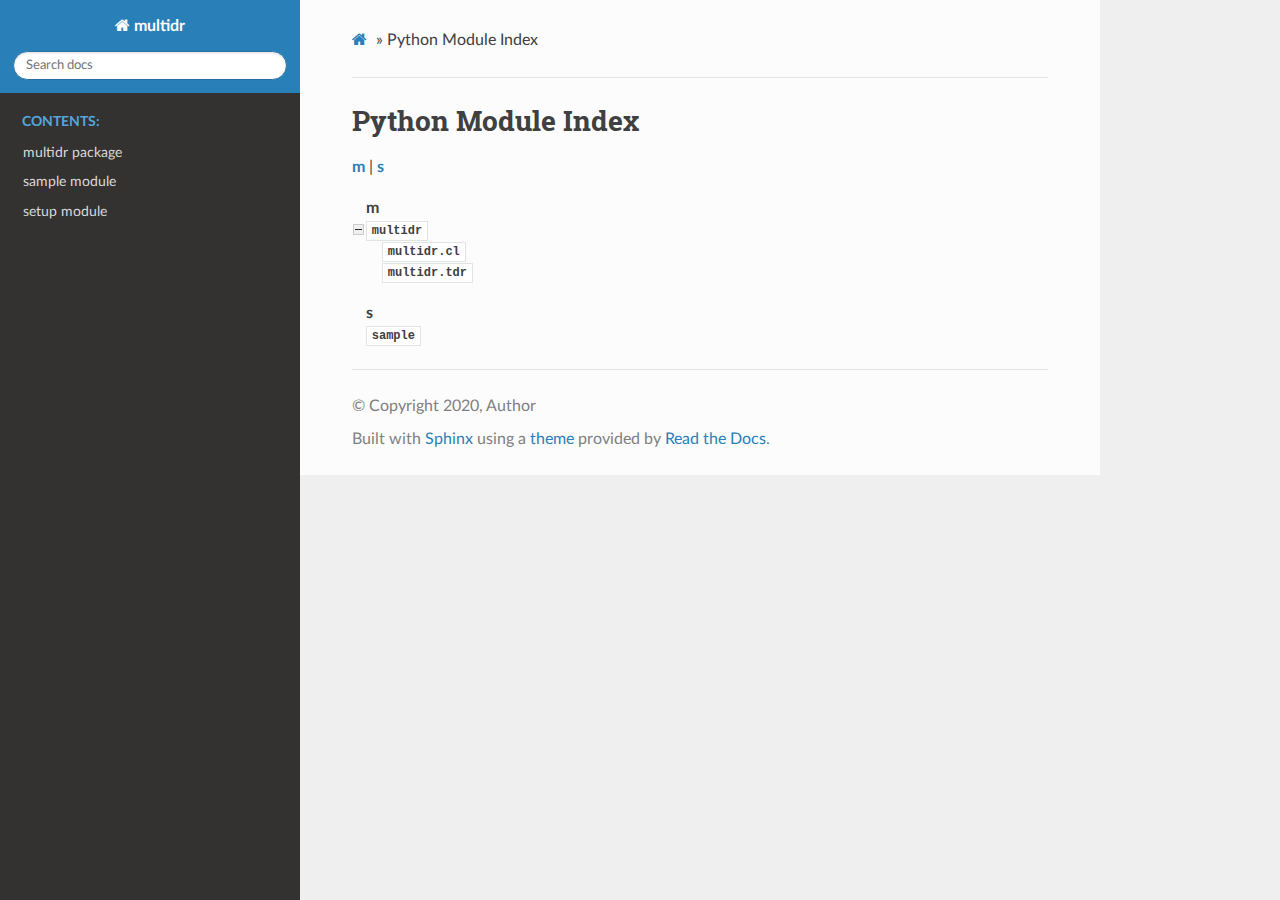
<file: doc/py-modindex.html>
<!DOCTYPE html>
<html class="writer-html5" lang="en" >
<head>
  <meta charset="utf-8">
  
  <meta name="viewport" content="width=device-width, initial-scale=1.0">
  
  <title>Python Module Index &mdash; multidr  documentation</title>
  

  
  <link rel="stylesheet" href="_static/css/theme.css" type="text/css" />
  <link rel="stylesheet" href="_static/pygments.css" type="text/css" />

  
  
  
  

  
  <!--[if lt IE 9]>
    <script src="_static/js/html5shiv.min.js"></script>
  <![endif]-->
  
    
      <script type="text/javascript" id="documentation_options" data-url_root="./" src="_static/documentation_options.js"></script>
        <script src="_static/jquery.js"></script>
        <script src="_static/underscore.js"></script>
        <script src="_static/doctools.js"></script>
        <script src="_static/language_data.js"></script>
    
    <script type="text/javascript" src="_static/js/theme.js"></script>

    
    <link rel="index" title="Index" href="genindex.html" />
    <link rel="search" title="Search" href="search.html" />
 


</head>

<body class="wy-body-for-nav">

   
  <div class="wy-grid-for-nav">
    
    <nav data-toggle="wy-nav-shift" class="wy-nav-side">
      <div class="wy-side-scroll">
        <div class="wy-side-nav-search" >
          

          
            <a href="index.html" class="icon icon-home" alt="Documentation Home"> multidr
          

          
          </a>

          
            
            
          

          
<div role="search">
  <form id="rtd-search-form" class="wy-form" action="search.html" method="get">
    <input type="text" name="q" placeholder="Search docs" />
    <input type="hidden" name="check_keywords" value="yes" />
    <input type="hidden" name="area" value="default" />
  </form>
</div>

          
        </div>

        
        <div class="wy-menu wy-menu-vertical" data-spy="affix" role="navigation" aria-label="main navigation">
          
            
            
              
            
            
              <p class="caption"><span class="caption-text">Contents:</span></p>
<ul>
<li class="toctree-l1"><a class="reference internal" href="multidr.html">multidr package</a></li>
<li class="toctree-l1"><a class="reference internal" href="sample.html">sample module</a></li>
<li class="toctree-l1"><a class="reference internal" href="setup.html">setup module</a></li>
</ul>

            
          
        </div>
        
      </div>
    </nav>

    <section data-toggle="wy-nav-shift" class="wy-nav-content-wrap">

      
      <nav class="wy-nav-top" aria-label="top navigation">
        
          <i data-toggle="wy-nav-top" class="fa fa-bars"></i>
          <a href="index.html">multidr</a>
        
      </nav>


      <div class="wy-nav-content">
        
        <div class="rst-content">
        
          















<div role="navigation" aria-label="breadcrumbs navigation">

  <ul class="wy-breadcrumbs">
    
      <li><a href="index.html" class="icon icon-home"></a> &raquo;</li>
        
      <li>Python Module Index</li>
    
    
      <li class="wy-breadcrumbs-aside">
        
      </li>
    
  </ul>

  
  <hr/>
</div>
          <div role="main" class="document" itemscope="itemscope" itemtype="http://schema.org/Article">
           <div itemprop="articleBody">
            

   <h1>Python Module Index</h1>

   <div class="modindex-jumpbox">
   <a href="#cap-m"><strong>m</strong></a> | 
   <a href="#cap-s"><strong>s</strong></a>
   </div>

   <table class="indextable modindextable">
     <tr class="pcap"><td></td><td>&#160;</td><td></td></tr>
     <tr class="cap" id="cap-m"><td></td><td>
       <strong>m</strong></td><td></td></tr>
     <tr>
       <td><img src="_static/minus.png" class="toggler"
              id="toggle-1" style="display: none" alt="-" /></td>
       <td>
       <a href="multidr.html#module-multidr"><code class="xref">multidr</code></a></td><td>
       <em></em></td></tr>
     <tr class="cg-1">
       <td></td>
       <td>&#160;&#160;&#160;
       <a href="multidr.html#module-multidr.cl"><code class="xref">multidr.cl</code></a></td><td>
       <em></em></td></tr>
     <tr class="cg-1">
       <td></td>
       <td>&#160;&#160;&#160;
       <a href="multidr.html#module-multidr.tdr"><code class="xref">multidr.tdr</code></a></td><td>
       <em></em></td></tr>
     <tr class="pcap"><td></td><td>&#160;</td><td></td></tr>
     <tr class="cap" id="cap-s"><td></td><td>
       <strong>s</strong></td><td></td></tr>
     <tr>
       <td></td>
       <td>
       <a href="sample.html#module-sample"><code class="xref">sample</code></a></td><td>
       <em></em></td></tr>
   </table>


           </div>
           
          </div>
          <footer>
  

  <hr/>

  <div role="contentinfo">
    <p>
        
        &copy; Copyright 2020, Author

    </p>
  </div>
    
    
    
    Built with <a href="http://sphinx-doc.org/">Sphinx</a> using a
    
    <a href="https://github.com/rtfd/sphinx_rtd_theme">theme</a>
    
    provided by <a href="https://readthedocs.org">Read the Docs</a>. 

</footer>

        </div>
      </div>

    </section>

  </div>
  

  <script type="text/javascript">
      jQuery(function () {
          SphinxRtdTheme.Navigation.enable(true);
      });
  </script>

  
  
    
   

</body>
</html>
</file>
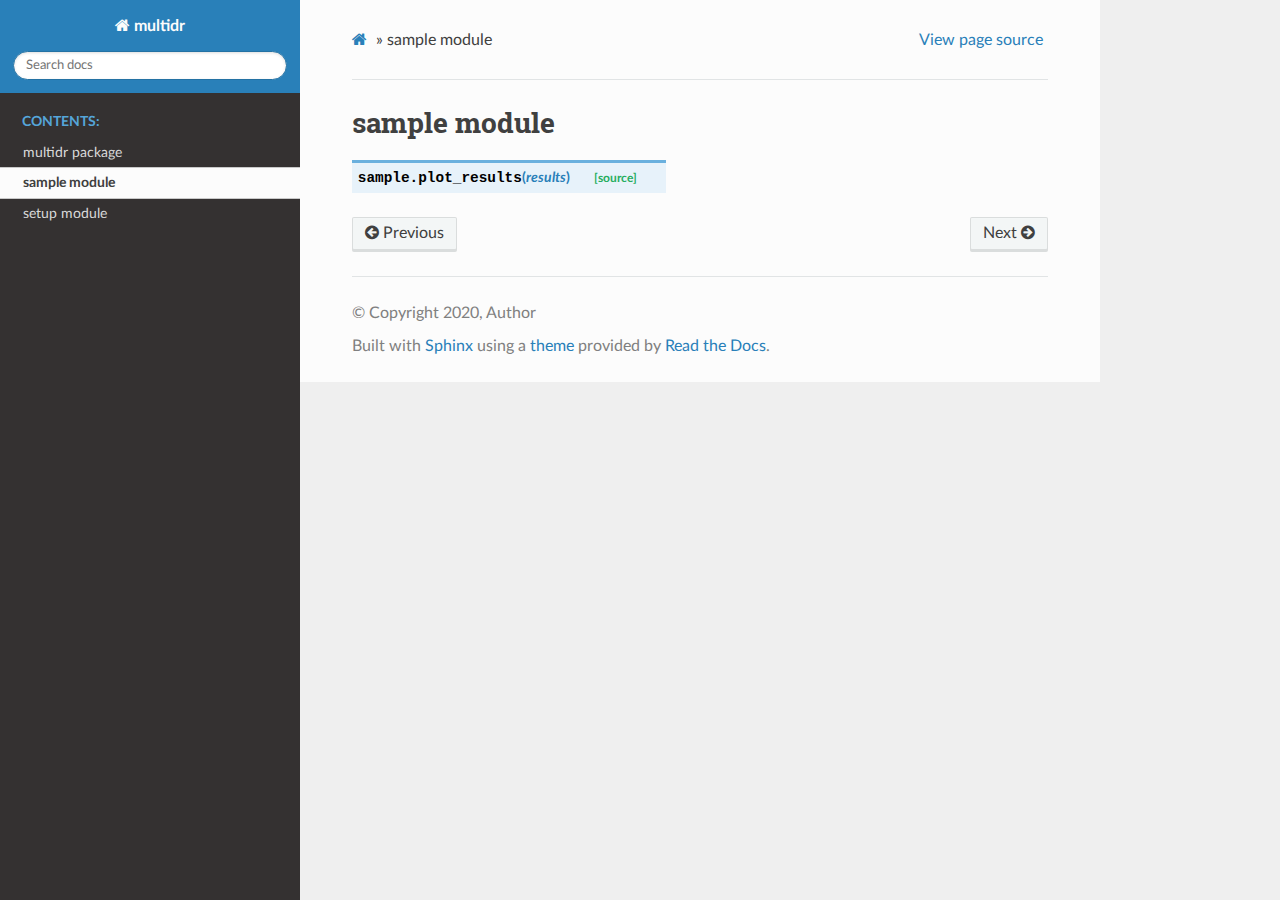
<file: doc/sample.html>
<!DOCTYPE html>
<html class="writer-html5" lang="en" >
<head>
  <meta charset="utf-8">
  
  <meta name="viewport" content="width=device-width, initial-scale=1.0">
  
  <title>sample module &mdash; multidr  documentation</title>
  

  
  <link rel="stylesheet" href="_static/css/theme.css" type="text/css" />
  <link rel="stylesheet" href="_static/pygments.css" type="text/css" />

  
  
  
  

  
  <!--[if lt IE 9]>
    <script src="_static/js/html5shiv.min.js"></script>
  <![endif]-->
  
    
      <script type="text/javascript" id="documentation_options" data-url_root="./" src="_static/documentation_options.js"></script>
        <script src="_static/jquery.js"></script>
        <script src="_static/underscore.js"></script>
        <script src="_static/doctools.js"></script>
        <script src="_static/language_data.js"></script>
    
    <script type="text/javascript" src="_static/js/theme.js"></script>

    
    <link rel="index" title="Index" href="genindex.html" />
    <link rel="search" title="Search" href="search.html" />
    <link rel="next" title="setup module" href="setup.html" />
    <link rel="prev" title="multidr package" href="multidr.html" /> 
</head>

<body class="wy-body-for-nav">

   
  <div class="wy-grid-for-nav">
    
    <nav data-toggle="wy-nav-shift" class="wy-nav-side">
      <div class="wy-side-scroll">
        <div class="wy-side-nav-search" >
          

          
            <a href="index.html" class="icon icon-home" alt="Documentation Home"> multidr
          

          
          </a>

          
            
            
          

          
<div role="search">
  <form id="rtd-search-form" class="wy-form" action="search.html" method="get">
    <input type="text" name="q" placeholder="Search docs" />
    <input type="hidden" name="check_keywords" value="yes" />
    <input type="hidden" name="area" value="default" />
  </form>
</div>

          
        </div>

        
        <div class="wy-menu wy-menu-vertical" data-spy="affix" role="navigation" aria-label="main navigation">
          
            
            
              
            
            
              <p class="caption"><span class="caption-text">Contents:</span></p>
<ul class="current">
<li class="toctree-l1"><a class="reference internal" href="multidr.html">multidr package</a></li>
<li class="toctree-l1 current"><a class="current reference internal" href="#">sample module</a></li>
<li class="toctree-l1"><a class="reference internal" href="setup.html">setup module</a></li>
</ul>

            
          
        </div>
        
      </div>
    </nav>

    <section data-toggle="wy-nav-shift" class="wy-nav-content-wrap">

      
      <nav class="wy-nav-top" aria-label="top navigation">
        
          <i data-toggle="wy-nav-top" class="fa fa-bars"></i>
          <a href="index.html">multidr</a>
        
      </nav>


      <div class="wy-nav-content">
        
        <div class="rst-content">
        
          















<div role="navigation" aria-label="breadcrumbs navigation">

  <ul class="wy-breadcrumbs">
    
      <li><a href="index.html" class="icon icon-home"></a> &raquo;</li>
        
      <li>sample module</li>
    
    
      <li class="wy-breadcrumbs-aside">
        
            
            <a href="_sources/sample.rst.txt" rel="nofollow"> View page source</a>
          
        
      </li>
    
  </ul>

  
  <hr/>
</div>
          <div role="main" class="document" itemscope="itemscope" itemtype="http://schema.org/Article">
           <div itemprop="articleBody">
            
  <div class="section" id="module-sample">
<span id="sample-module"></span><h1>sample module<a class="headerlink" href="#module-sample" title="Permalink to this headline">¶</a></h1>
<dl class="py function">
<dt id="sample.plot_results">
<code class="sig-prename descclassname">sample.</code><code class="sig-name descname">plot_results</code><span class="sig-paren">(</span><em class="sig-param"><span class="n">results</span></em><span class="sig-paren">)</span><a class="reference internal" href="_modules/sample.html#plot_results"><span class="viewcode-link">[source]</span></a><a class="headerlink" href="#sample.plot_results" title="Permalink to this definition">¶</a></dt>
<dd></dd></dl>

</div>


           </div>
           
          </div>
          <footer>
  
    <div class="rst-footer-buttons" role="navigation" aria-label="footer navigation">
      
        <a href="setup.html" class="btn btn-neutral float-right" title="setup module" accesskey="n" rel="next">Next <span class="fa fa-arrow-circle-right"></span></a>
      
      
        <a href="multidr.html" class="btn btn-neutral float-left" title="multidr package" accesskey="p" rel="prev"><span class="fa fa-arrow-circle-left"></span> Previous</a>
      
    </div>
  

  <hr/>

  <div role="contentinfo">
    <p>
        
        &copy; Copyright 2020, Author

    </p>
  </div>
    
    
    
    Built with <a href="http://sphinx-doc.org/">Sphinx</a> using a
    
    <a href="https://github.com/rtfd/sphinx_rtd_theme">theme</a>
    
    provided by <a href="https://readthedocs.org">Read the Docs</a>. 

</footer>

        </div>
      </div>

    </section>

  </div>
  

  <script type="text/javascript">
      jQuery(function () {
          SphinxRtdTheme.Navigation.enable(true);
      });
  </script>

  
  
    
   

</body>
</html>
</file>
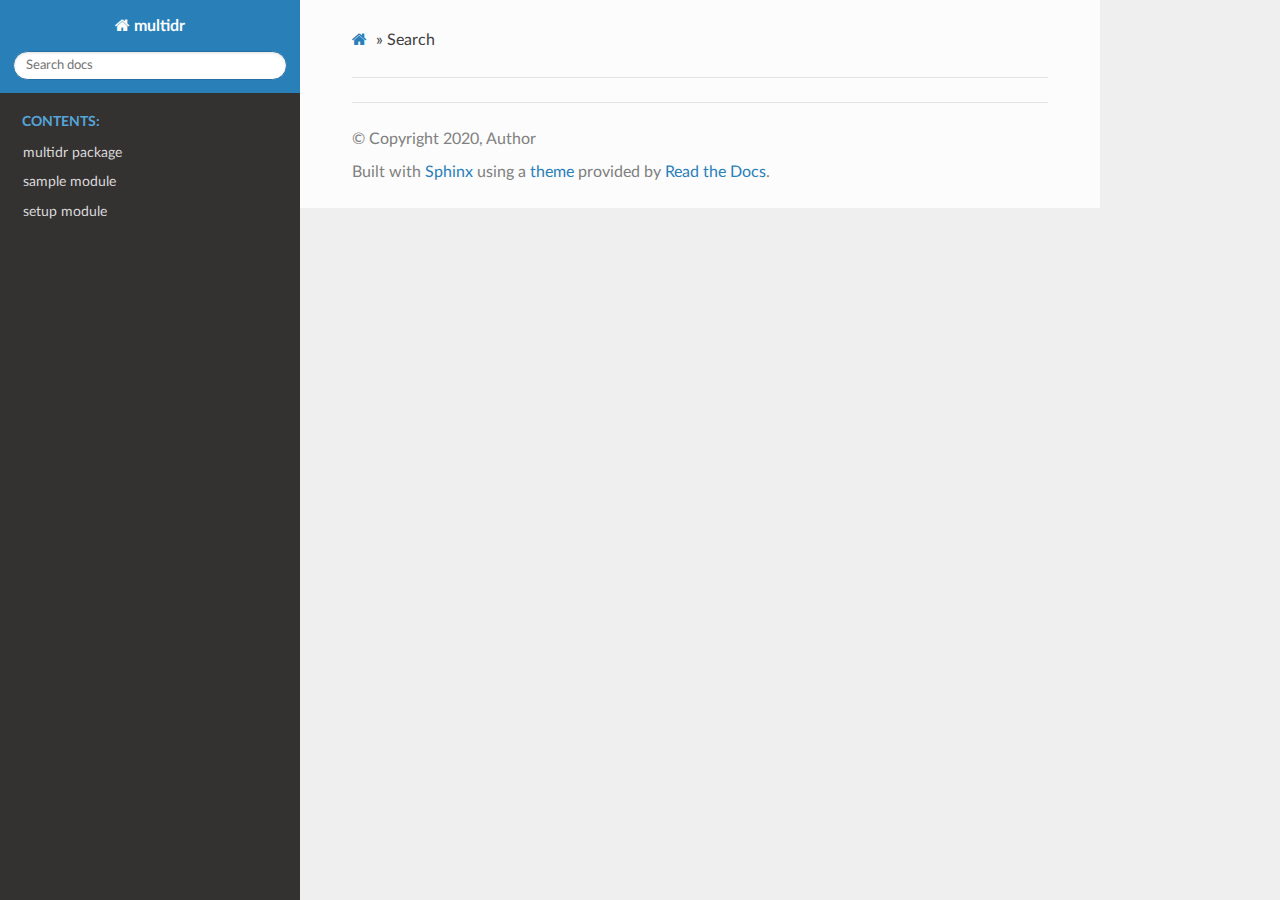
<file: doc/search.html>
<!DOCTYPE html>
<html class="writer-html5" lang="en" >
<head>
  <meta charset="utf-8">
  
  <meta name="viewport" content="width=device-width, initial-scale=1.0">
  
  <title>Search &mdash; multidr  documentation</title>
  

  
  <link rel="stylesheet" href="_static/css/theme.css" type="text/css" />
  <link rel="stylesheet" href="_static/pygments.css" type="text/css" />

  
  
  
  

  
    
  <!--[if lt IE 9]>
    <script src="_static/js/html5shiv.min.js"></script>
  <![endif]-->
  
    
      <script type="text/javascript" id="documentation_options" data-url_root="./" src="_static/documentation_options.js"></script>
        <script src="_static/jquery.js"></script>
        <script src="_static/underscore.js"></script>
        <script src="_static/doctools.js"></script>
        <script src="_static/language_data.js"></script>
    
    <script type="text/javascript" src="_static/js/theme.js"></script>

    
    <script type="text/javascript" src="_static/searchtools.js"></script>
    <link rel="index" title="Index" href="genindex.html" />
    <link rel="search" title="Search" href="#" /> 
</head>

<body class="wy-body-for-nav">

   
  <div class="wy-grid-for-nav">
    
    <nav data-toggle="wy-nav-shift" class="wy-nav-side">
      <div class="wy-side-scroll">
        <div class="wy-side-nav-search" >
          

          
            <a href="index.html" class="icon icon-home" alt="Documentation Home"> multidr
          

          
          </a>

          
            
            
          

          
<div role="search">
  <form id="rtd-search-form" class="wy-form" action="#" method="get">
    <input type="text" name="q" placeholder="Search docs" />
    <input type="hidden" name="check_keywords" value="yes" />
    <input type="hidden" name="area" value="default" />
  </form>
</div>

          
        </div>

        
        <div class="wy-menu wy-menu-vertical" data-spy="affix" role="navigation" aria-label="main navigation">
          
            
            
              
            
            
              <p class="caption"><span class="caption-text">Contents:</span></p>
<ul>
<li class="toctree-l1"><a class="reference internal" href="multidr.html">multidr package</a></li>
<li class="toctree-l1"><a class="reference internal" href="sample.html">sample module</a></li>
<li class="toctree-l1"><a class="reference internal" href="setup.html">setup module</a></li>
</ul>

            
          
        </div>
        
      </div>
    </nav>

    <section data-toggle="wy-nav-shift" class="wy-nav-content-wrap">

      
      <nav class="wy-nav-top" aria-label="top navigation">
        
          <i data-toggle="wy-nav-top" class="fa fa-bars"></i>
          <a href="index.html">multidr</a>
        
      </nav>


      <div class="wy-nav-content">
        
        <div class="rst-content">
        
          















<div role="navigation" aria-label="breadcrumbs navigation">

  <ul class="wy-breadcrumbs">
    
      <li><a href="index.html" class="icon icon-home"></a> &raquo;</li>
        
      <li>Search</li>
    
    
      <li class="wy-breadcrumbs-aside">
        
            
        
      </li>
    
  </ul>

  
  <hr/>
</div>
          <div role="main" class="document" itemscope="itemscope" itemtype="http://schema.org/Article">
           <div itemprop="articleBody">
            
  <noscript>
  <div id="fallback" class="admonition warning">
    <p class="last">
      Please activate JavaScript to enable the search functionality.
    </p>
  </div>
  </noscript>

  
  <div id="search-results">
  
  </div>

           </div>
           
          </div>
          <footer>
  

  <hr/>

  <div role="contentinfo">
    <p>
        
        &copy; Copyright 2020, Author

    </p>
  </div>
    
    
    
    Built with <a href="http://sphinx-doc.org/">Sphinx</a> using a
    
    <a href="https://github.com/rtfd/sphinx_rtd_theme">theme</a>
    
    provided by <a href="https://readthedocs.org">Read the Docs</a>. 

</footer>

        </div>
      </div>

    </section>

  </div>
  

  <script type="text/javascript">
      jQuery(function () {
          SphinxRtdTheme.Navigation.enable(true);
      });
  </script>

  
  
    
  
  <script type="text/javascript">
    jQuery(function() { Search.loadIndex("searchindex.js"); });
  </script>
  
  <script type="text/javascript" id="searchindexloader"></script>
   


</body>
</html>
</file>
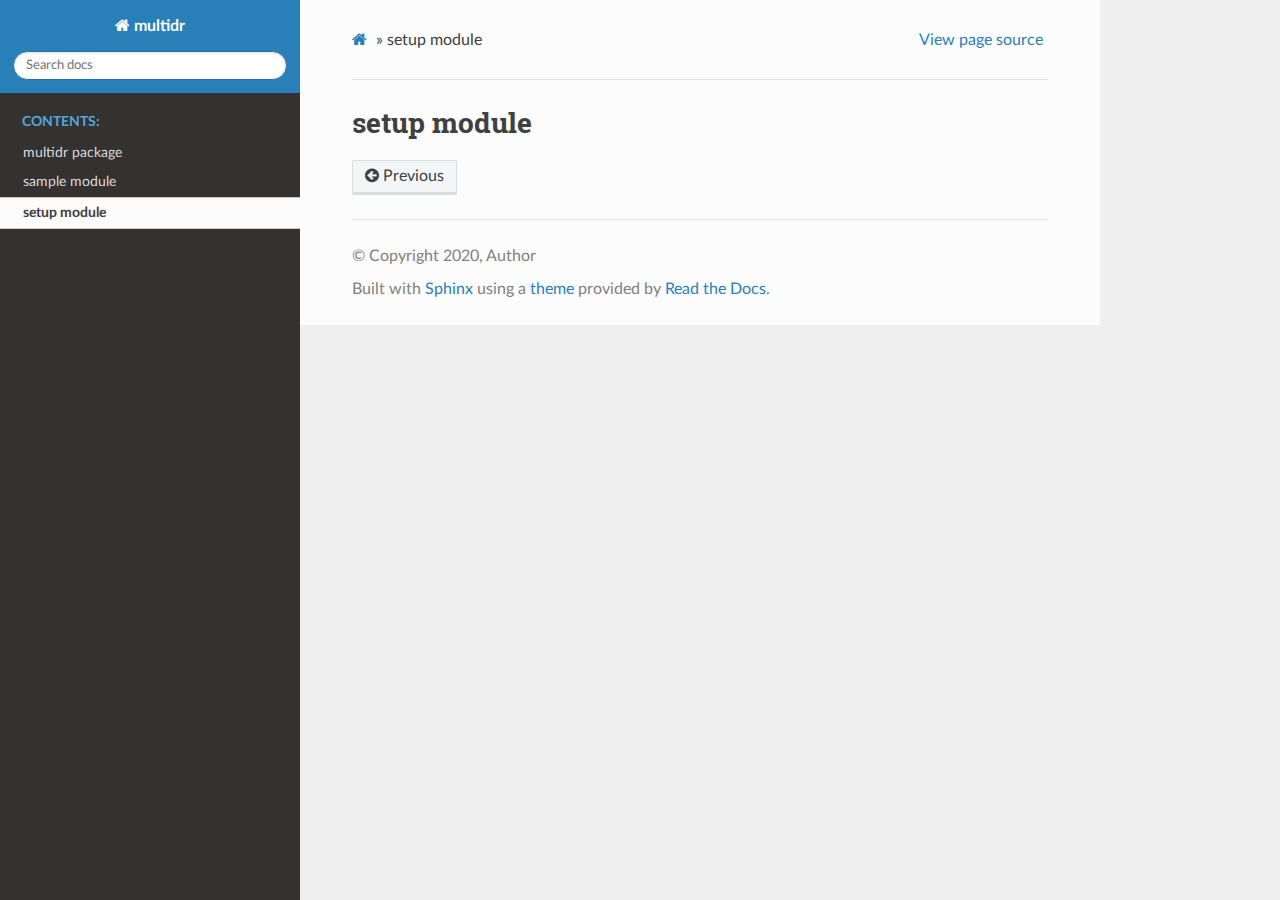
<file: doc/setup.html>
<!DOCTYPE html>
<html class="writer-html5" lang="en" >
<head>
  <meta charset="utf-8">
  
  <meta name="viewport" content="width=device-width, initial-scale=1.0">
  
  <title>setup module &mdash; multidr  documentation</title>
  

  
  <link rel="stylesheet" href="_static/css/theme.css" type="text/css" />
  <link rel="stylesheet" href="_static/pygments.css" type="text/css" />

  
  
  
  

  
  <!--[if lt IE 9]>
    <script src="_static/js/html5shiv.min.js"></script>
  <![endif]-->
  
    
      <script type="text/javascript" id="documentation_options" data-url_root="./" src="_static/documentation_options.js"></script>
        <script src="_static/jquery.js"></script>
        <script src="_static/underscore.js"></script>
        <script src="_static/doctools.js"></script>
        <script src="_static/language_data.js"></script>
    
    <script type="text/javascript" src="_static/js/theme.js"></script>

    
    <link rel="index" title="Index" href="genindex.html" />
    <link rel="search" title="Search" href="search.html" />
    <link rel="prev" title="sample module" href="sample.html" /> 
</head>

<body class="wy-body-for-nav">

   
  <div class="wy-grid-for-nav">
    
    <nav data-toggle="wy-nav-shift" class="wy-nav-side">
      <div class="wy-side-scroll">
        <div class="wy-side-nav-search" >
          

          
            <a href="index.html" class="icon icon-home" alt="Documentation Home"> multidr
          

          
          </a>

          
            
            
          

          
<div role="search">
  <form id="rtd-search-form" class="wy-form" action="search.html" method="get">
    <input type="text" name="q" placeholder="Search docs" />
    <input type="hidden" name="check_keywords" value="yes" />
    <input type="hidden" name="area" value="default" />
  </form>
</div>

          
        </div>

        
        <div class="wy-menu wy-menu-vertical" data-spy="affix" role="navigation" aria-label="main navigation">
          
            
            
              
            
            
              <p class="caption"><span class="caption-text">Contents:</span></p>
<ul class="current">
<li class="toctree-l1"><a class="reference internal" href="multidr.html">multidr package</a></li>
<li class="toctree-l1"><a class="reference internal" href="sample.html">sample module</a></li>
<li class="toctree-l1 current"><a class="current reference internal" href="#">setup module</a></li>
</ul>

            
          
        </div>
        
      </div>
    </nav>

    <section data-toggle="wy-nav-shift" class="wy-nav-content-wrap">

      
      <nav class="wy-nav-top" aria-label="top navigation">
        
          <i data-toggle="wy-nav-top" class="fa fa-bars"></i>
          <a href="index.html">multidr</a>
        
      </nav>


      <div class="wy-nav-content">
        
        <div class="rst-content">
        
          















<div role="navigation" aria-label="breadcrumbs navigation">

  <ul class="wy-breadcrumbs">
    
      <li><a href="index.html" class="icon icon-home"></a> &raquo;</li>
        
      <li>setup module</li>
    
    
      <li class="wy-breadcrumbs-aside">
        
            
            <a href="_sources/setup.rst.txt" rel="nofollow"> View page source</a>
          
        
      </li>
    
  </ul>

  
  <hr/>
</div>
          <div role="main" class="document" itemscope="itemscope" itemtype="http://schema.org/Article">
           <div itemprop="articleBody">
            
  <div class="section" id="setup-module">
<h1>setup module<a class="headerlink" href="#setup-module" title="Permalink to this headline">¶</a></h1>
</div>


           </div>
           
          </div>
          <footer>
  
    <div class="rst-footer-buttons" role="navigation" aria-label="footer navigation">
      
      
        <a href="sample.html" class="btn btn-neutral float-left" title="sample module" accesskey="p" rel="prev"><span class="fa fa-arrow-circle-left"></span> Previous</a>
      
    </div>
  

  <hr/>

  <div role="contentinfo">
    <p>
        
        &copy; Copyright 2020, Author

    </p>
  </div>
    
    
    
    Built with <a href="http://sphinx-doc.org/">Sphinx</a> using a
    
    <a href="https://github.com/rtfd/sphinx_rtd_theme">theme</a>
    
    provided by <a href="https://readthedocs.org">Read the Docs</a>. 

</footer>

        </div>
      </div>

    </section>

  </div>
  

  <script type="text/javascript">
      jQuery(function () {
          SphinxRtdTheme.Navigation.enable(true);
      });
  </script>

  
  
    
   

</body>
</html>
</file>
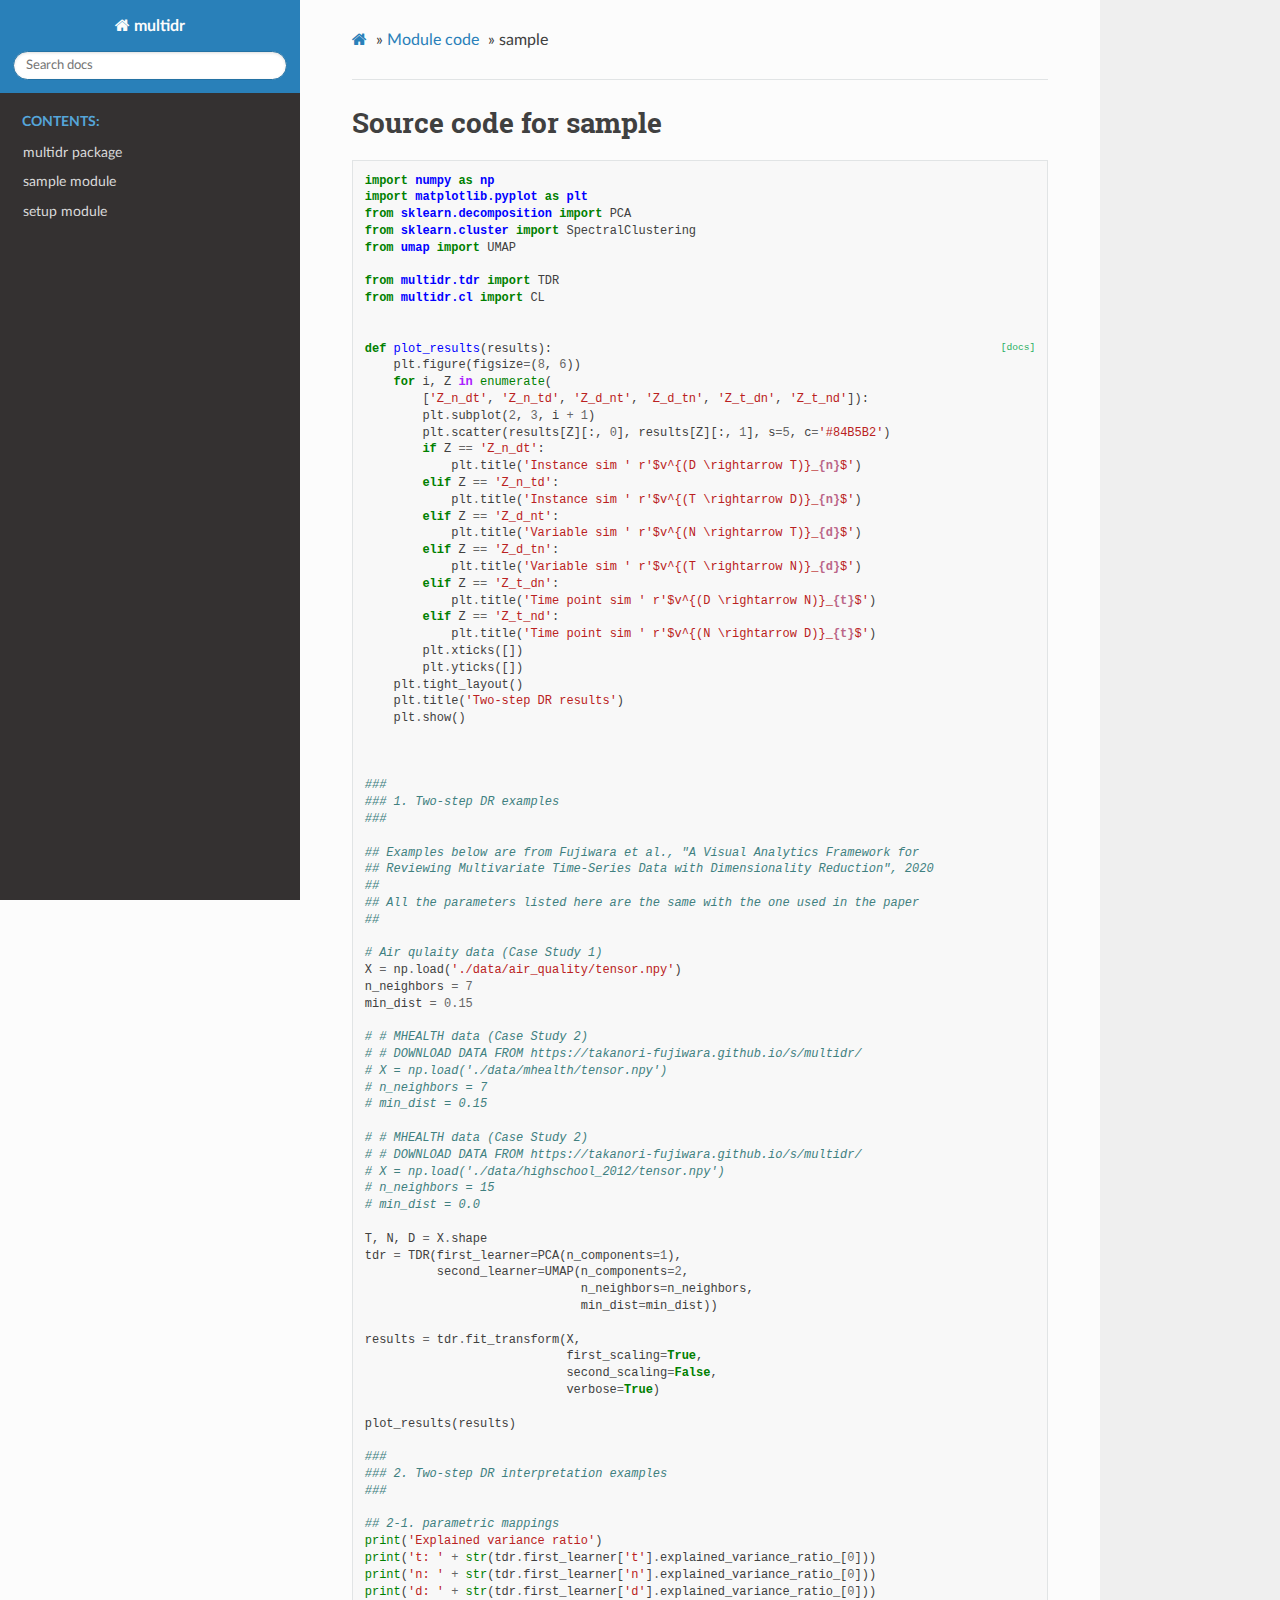
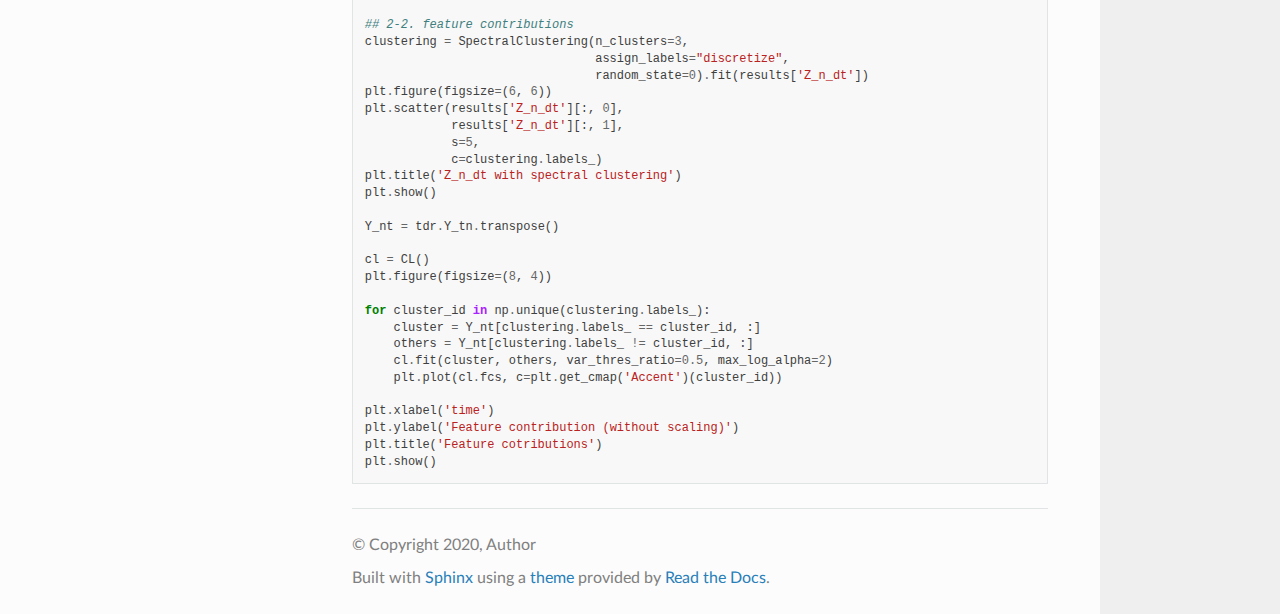
<file: doc/_modules/sample.html>
<!DOCTYPE html>
<html class="writer-html5" lang="en" >
<head>
  <meta charset="utf-8">
  
  <meta name="viewport" content="width=device-width, initial-scale=1.0">
  
  <title>sample &mdash; multidr  documentation</title>
  

  
  <link rel="stylesheet" href="../_static/css/theme.css" type="text/css" />
  <link rel="stylesheet" href="../_static/pygments.css" type="text/css" />

  
  
  
  

  
  <!--[if lt IE 9]>
    <script src="../_static/js/html5shiv.min.js"></script>
  <![endif]-->
  
    
      <script type="text/javascript" id="documentation_options" data-url_root="../" src="../_static/documentation_options.js"></script>
        <script src="../_static/jquery.js"></script>
        <script src="../_static/underscore.js"></script>
        <script src="../_static/doctools.js"></script>
        <script src="../_static/language_data.js"></script>
    
    <script type="text/javascript" src="../_static/js/theme.js"></script>

    
    <link rel="index" title="Index" href="../genindex.html" />
    <link rel="search" title="Search" href="../search.html" /> 
</head>

<body class="wy-body-for-nav">

   
  <div class="wy-grid-for-nav">
    
    <nav data-toggle="wy-nav-shift" class="wy-nav-side">
      <div class="wy-side-scroll">
        <div class="wy-side-nav-search" >
          

          
            <a href="../index.html" class="icon icon-home" alt="Documentation Home"> multidr
          

          
          </a>

          
            
            
          

          
<div role="search">
  <form id="rtd-search-form" class="wy-form" action="../search.html" method="get">
    <input type="text" name="q" placeholder="Search docs" />
    <input type="hidden" name="check_keywords" value="yes" />
    <input type="hidden" name="area" value="default" />
  </form>
</div>

          
        </div>

        
        <div class="wy-menu wy-menu-vertical" data-spy="affix" role="navigation" aria-label="main navigation">
          
            
            
              
            
            
              <p class="caption"><span class="caption-text">Contents:</span></p>
<ul>
<li class="toctree-l1"><a class="reference internal" href="../multidr.html">multidr package</a></li>
<li class="toctree-l1"><a class="reference internal" href="../sample.html">sample module</a></li>
<li class="toctree-l1"><a class="reference internal" href="../setup.html">setup module</a></li>
</ul>

            
          
        </div>
        
      </div>
    </nav>

    <section data-toggle="wy-nav-shift" class="wy-nav-content-wrap">

      
      <nav class="wy-nav-top" aria-label="top navigation">
        
          <i data-toggle="wy-nav-top" class="fa fa-bars"></i>
          <a href="../index.html">multidr</a>
        
      </nav>


      <div class="wy-nav-content">
        
        <div class="rst-content">
        
          















<div role="navigation" aria-label="breadcrumbs navigation">

  <ul class="wy-breadcrumbs">
    
      <li><a href="../index.html" class="icon icon-home"></a> &raquo;</li>
        
          <li><a href="index.html">Module code</a> &raquo;</li>
        
      <li>sample</li>
    
    
      <li class="wy-breadcrumbs-aside">
        
      </li>
    
  </ul>

  
  <hr/>
</div>
          <div role="main" class="document" itemscope="itemscope" itemtype="http://schema.org/Article">
           <div itemprop="articleBody">
            
  <h1>Source code for sample</h1><div class="highlight"><pre>
<span></span><span class="kn">import</span> <span class="nn">numpy</span> <span class="k">as</span> <span class="nn">np</span>
<span class="kn">import</span> <span class="nn">matplotlib.pyplot</span> <span class="k">as</span> <span class="nn">plt</span>
<span class="kn">from</span> <span class="nn">sklearn.decomposition</span> <span class="kn">import</span> <span class="n">PCA</span>
<span class="kn">from</span> <span class="nn">sklearn.cluster</span> <span class="kn">import</span> <span class="n">SpectralClustering</span>
<span class="kn">from</span> <span class="nn">umap</span> <span class="kn">import</span> <span class="n">UMAP</span>

<span class="kn">from</span> <span class="nn">multidr.tdr</span> <span class="kn">import</span> <span class="n">TDR</span>
<span class="kn">from</span> <span class="nn">multidr.cl</span> <span class="kn">import</span> <span class="n">CL</span>


<div class="viewcode-block" id="plot_results"><a class="viewcode-back" href="../sample.html#sample.plot_results">[docs]</a><span class="k">def</span> <span class="nf">plot_results</span><span class="p">(</span><span class="n">results</span><span class="p">):</span>
    <span class="n">plt</span><span class="o">.</span><span class="n">figure</span><span class="p">(</span><span class="n">figsize</span><span class="o">=</span><span class="p">(</span><span class="mi">8</span><span class="p">,</span> <span class="mi">6</span><span class="p">))</span>
    <span class="k">for</span> <span class="n">i</span><span class="p">,</span> <span class="n">Z</span> <span class="ow">in</span> <span class="nb">enumerate</span><span class="p">(</span>
        <span class="p">[</span><span class="s1">&#39;Z_n_dt&#39;</span><span class="p">,</span> <span class="s1">&#39;Z_n_td&#39;</span><span class="p">,</span> <span class="s1">&#39;Z_d_nt&#39;</span><span class="p">,</span> <span class="s1">&#39;Z_d_tn&#39;</span><span class="p">,</span> <span class="s1">&#39;Z_t_dn&#39;</span><span class="p">,</span> <span class="s1">&#39;Z_t_nd&#39;</span><span class="p">]):</span>
        <span class="n">plt</span><span class="o">.</span><span class="n">subplot</span><span class="p">(</span><span class="mi">2</span><span class="p">,</span> <span class="mi">3</span><span class="p">,</span> <span class="n">i</span> <span class="o">+</span> <span class="mi">1</span><span class="p">)</span>
        <span class="n">plt</span><span class="o">.</span><span class="n">scatter</span><span class="p">(</span><span class="n">results</span><span class="p">[</span><span class="n">Z</span><span class="p">][:,</span> <span class="mi">0</span><span class="p">],</span> <span class="n">results</span><span class="p">[</span><span class="n">Z</span><span class="p">][:,</span> <span class="mi">1</span><span class="p">],</span> <span class="n">s</span><span class="o">=</span><span class="mi">5</span><span class="p">,</span> <span class="n">c</span><span class="o">=</span><span class="s1">&#39;#84B5B2&#39;</span><span class="p">)</span>
        <span class="k">if</span> <span class="n">Z</span> <span class="o">==</span> <span class="s1">&#39;Z_n_dt&#39;</span><span class="p">:</span>
            <span class="n">plt</span><span class="o">.</span><span class="n">title</span><span class="p">(</span><span class="s1">&#39;Instance sim &#39;</span> <span class="sa">r</span><span class="s1">&#39;$v^{(D \rightarrow T)}_</span><span class="si">{n}</span><span class="s1">$&#39;</span><span class="p">)</span>
        <span class="k">elif</span> <span class="n">Z</span> <span class="o">==</span> <span class="s1">&#39;Z_n_td&#39;</span><span class="p">:</span>
            <span class="n">plt</span><span class="o">.</span><span class="n">title</span><span class="p">(</span><span class="s1">&#39;Instance sim &#39;</span> <span class="sa">r</span><span class="s1">&#39;$v^{(T \rightarrow D)}_</span><span class="si">{n}</span><span class="s1">$&#39;</span><span class="p">)</span>
        <span class="k">elif</span> <span class="n">Z</span> <span class="o">==</span> <span class="s1">&#39;Z_d_nt&#39;</span><span class="p">:</span>
            <span class="n">plt</span><span class="o">.</span><span class="n">title</span><span class="p">(</span><span class="s1">&#39;Variable sim &#39;</span> <span class="sa">r</span><span class="s1">&#39;$v^{(N \rightarrow T)}_</span><span class="si">{d}</span><span class="s1">$&#39;</span><span class="p">)</span>
        <span class="k">elif</span> <span class="n">Z</span> <span class="o">==</span> <span class="s1">&#39;Z_d_tn&#39;</span><span class="p">:</span>
            <span class="n">plt</span><span class="o">.</span><span class="n">title</span><span class="p">(</span><span class="s1">&#39;Variable sim &#39;</span> <span class="sa">r</span><span class="s1">&#39;$v^{(T \rightarrow N)}_</span><span class="si">{d}</span><span class="s1">$&#39;</span><span class="p">)</span>
        <span class="k">elif</span> <span class="n">Z</span> <span class="o">==</span> <span class="s1">&#39;Z_t_dn&#39;</span><span class="p">:</span>
            <span class="n">plt</span><span class="o">.</span><span class="n">title</span><span class="p">(</span><span class="s1">&#39;Time point sim &#39;</span> <span class="sa">r</span><span class="s1">&#39;$v^{(D \rightarrow N)}_</span><span class="si">{t}</span><span class="s1">$&#39;</span><span class="p">)</span>
        <span class="k">elif</span> <span class="n">Z</span> <span class="o">==</span> <span class="s1">&#39;Z_t_nd&#39;</span><span class="p">:</span>
            <span class="n">plt</span><span class="o">.</span><span class="n">title</span><span class="p">(</span><span class="s1">&#39;Time point sim &#39;</span> <span class="sa">r</span><span class="s1">&#39;$v^{(N \rightarrow D)}_</span><span class="si">{t}</span><span class="s1">$&#39;</span><span class="p">)</span>
        <span class="n">plt</span><span class="o">.</span><span class="n">xticks</span><span class="p">([])</span>
        <span class="n">plt</span><span class="o">.</span><span class="n">yticks</span><span class="p">([])</span>
    <span class="n">plt</span><span class="o">.</span><span class="n">tight_layout</span><span class="p">()</span>
    <span class="n">plt</span><span class="o">.</span><span class="n">title</span><span class="p">(</span><span class="s1">&#39;Two-step DR results&#39;</span><span class="p">)</span>
    <span class="n">plt</span><span class="o">.</span><span class="n">show</span><span class="p">()</span></div>


<span class="c1">###</span>
<span class="c1">### 1. Two-step DR examples</span>
<span class="c1">###</span>

<span class="c1">## Examples below are from Fujiwara et al., &quot;A Visual Analytics Framework for</span>
<span class="c1">## Reviewing Multivariate Time-Series Data with Dimensionality Reduction&quot;, 2020</span>
<span class="c1">##</span>
<span class="c1">## All the parameters listed here are the same with the one used in the paper</span>
<span class="c1">##</span>

<span class="c1"># Air qulaity data (Case Study 1)</span>
<span class="n">X</span> <span class="o">=</span> <span class="n">np</span><span class="o">.</span><span class="n">load</span><span class="p">(</span><span class="s1">&#39;./data/air_quality/tensor.npy&#39;</span><span class="p">)</span>
<span class="n">n_neighbors</span> <span class="o">=</span> <span class="mi">7</span>
<span class="n">min_dist</span> <span class="o">=</span> <span class="mf">0.15</span>

<span class="c1"># # MHEALTH data (Case Study 2)</span>
<span class="c1"># # DOWNLOAD DATA FROM https://takanori-fujiwara.github.io/s/multidr/</span>
<span class="c1"># X = np.load(&#39;./data/mhealth/tensor.npy&#39;)</span>
<span class="c1"># n_neighbors = 7</span>
<span class="c1"># min_dist = 0.15</span>

<span class="c1"># # MHEALTH data (Case Study 2)</span>
<span class="c1"># # DOWNLOAD DATA FROM https://takanori-fujiwara.github.io/s/multidr/</span>
<span class="c1"># X = np.load(&#39;./data/highschool_2012/tensor.npy&#39;)</span>
<span class="c1"># n_neighbors = 15</span>
<span class="c1"># min_dist = 0.0</span>

<span class="n">T</span><span class="p">,</span> <span class="n">N</span><span class="p">,</span> <span class="n">D</span> <span class="o">=</span> <span class="n">X</span><span class="o">.</span><span class="n">shape</span>
<span class="n">tdr</span> <span class="o">=</span> <span class="n">TDR</span><span class="p">(</span><span class="n">first_learner</span><span class="o">=</span><span class="n">PCA</span><span class="p">(</span><span class="n">n_components</span><span class="o">=</span><span class="mi">1</span><span class="p">),</span>
          <span class="n">second_learner</span><span class="o">=</span><span class="n">UMAP</span><span class="p">(</span><span class="n">n_components</span><span class="o">=</span><span class="mi">2</span><span class="p">,</span>
                              <span class="n">n_neighbors</span><span class="o">=</span><span class="n">n_neighbors</span><span class="p">,</span>
                              <span class="n">min_dist</span><span class="o">=</span><span class="n">min_dist</span><span class="p">))</span>

<span class="n">results</span> <span class="o">=</span> <span class="n">tdr</span><span class="o">.</span><span class="n">fit_transform</span><span class="p">(</span><span class="n">X</span><span class="p">,</span>
                            <span class="n">first_scaling</span><span class="o">=</span><span class="kc">True</span><span class="p">,</span>
                            <span class="n">second_scaling</span><span class="o">=</span><span class="kc">False</span><span class="p">,</span>
                            <span class="n">verbose</span><span class="o">=</span><span class="kc">True</span><span class="p">)</span>

<span class="n">plot_results</span><span class="p">(</span><span class="n">results</span><span class="p">)</span>

<span class="c1">###</span>
<span class="c1">### 2. Two-step DR interpretation examples</span>
<span class="c1">###</span>

<span class="c1">## 2-1. parametric mappings</span>
<span class="nb">print</span><span class="p">(</span><span class="s1">&#39;Explained variance ratio&#39;</span><span class="p">)</span>
<span class="nb">print</span><span class="p">(</span><span class="s1">&#39;t: &#39;</span> <span class="o">+</span> <span class="nb">str</span><span class="p">(</span><span class="n">tdr</span><span class="o">.</span><span class="n">first_learner</span><span class="p">[</span><span class="s1">&#39;t&#39;</span><span class="p">]</span><span class="o">.</span><span class="n">explained_variance_ratio_</span><span class="p">[</span><span class="mi">0</span><span class="p">]))</span>
<span class="nb">print</span><span class="p">(</span><span class="s1">&#39;n: &#39;</span> <span class="o">+</span> <span class="nb">str</span><span class="p">(</span><span class="n">tdr</span><span class="o">.</span><span class="n">first_learner</span><span class="p">[</span><span class="s1">&#39;n&#39;</span><span class="p">]</span><span class="o">.</span><span class="n">explained_variance_ratio_</span><span class="p">[</span><span class="mi">0</span><span class="p">]))</span>
<span class="nb">print</span><span class="p">(</span><span class="s1">&#39;d: &#39;</span> <span class="o">+</span> <span class="nb">str</span><span class="p">(</span><span class="n">tdr</span><span class="o">.</span><span class="n">first_learner</span><span class="p">[</span><span class="s1">&#39;d&#39;</span><span class="p">]</span><span class="o">.</span><span class="n">explained_variance_ratio_</span><span class="p">[</span><span class="mi">0</span><span class="p">]))</span>

<span class="c1">## 2-2. feature contributions</span>
<span class="n">clustering</span> <span class="o">=</span> <span class="n">SpectralClustering</span><span class="p">(</span><span class="n">n_clusters</span><span class="o">=</span><span class="mi">3</span><span class="p">,</span>
                                <span class="n">assign_labels</span><span class="o">=</span><span class="s2">&quot;discretize&quot;</span><span class="p">,</span>
                                <span class="n">random_state</span><span class="o">=</span><span class="mi">0</span><span class="p">)</span><span class="o">.</span><span class="n">fit</span><span class="p">(</span><span class="n">results</span><span class="p">[</span><span class="s1">&#39;Z_n_dt&#39;</span><span class="p">])</span>
<span class="n">plt</span><span class="o">.</span><span class="n">figure</span><span class="p">(</span><span class="n">figsize</span><span class="o">=</span><span class="p">(</span><span class="mi">6</span><span class="p">,</span> <span class="mi">6</span><span class="p">))</span>
<span class="n">plt</span><span class="o">.</span><span class="n">scatter</span><span class="p">(</span><span class="n">results</span><span class="p">[</span><span class="s1">&#39;Z_n_dt&#39;</span><span class="p">][:,</span> <span class="mi">0</span><span class="p">],</span>
            <span class="n">results</span><span class="p">[</span><span class="s1">&#39;Z_n_dt&#39;</span><span class="p">][:,</span> <span class="mi">1</span><span class="p">],</span>
            <span class="n">s</span><span class="o">=</span><span class="mi">5</span><span class="p">,</span>
            <span class="n">c</span><span class="o">=</span><span class="n">clustering</span><span class="o">.</span><span class="n">labels_</span><span class="p">)</span>
<span class="n">plt</span><span class="o">.</span><span class="n">title</span><span class="p">(</span><span class="s1">&#39;Z_n_dt with spectral clustering&#39;</span><span class="p">)</span>
<span class="n">plt</span><span class="o">.</span><span class="n">show</span><span class="p">()</span>

<span class="n">Y_nt</span> <span class="o">=</span> <span class="n">tdr</span><span class="o">.</span><span class="n">Y_tn</span><span class="o">.</span><span class="n">transpose</span><span class="p">()</span>

<span class="n">cl</span> <span class="o">=</span> <span class="n">CL</span><span class="p">()</span>
<span class="n">plt</span><span class="o">.</span><span class="n">figure</span><span class="p">(</span><span class="n">figsize</span><span class="o">=</span><span class="p">(</span><span class="mi">8</span><span class="p">,</span> <span class="mi">4</span><span class="p">))</span>

<span class="k">for</span> <span class="n">cluster_id</span> <span class="ow">in</span> <span class="n">np</span><span class="o">.</span><span class="n">unique</span><span class="p">(</span><span class="n">clustering</span><span class="o">.</span><span class="n">labels_</span><span class="p">):</span>
    <span class="n">cluster</span> <span class="o">=</span> <span class="n">Y_nt</span><span class="p">[</span><span class="n">clustering</span><span class="o">.</span><span class="n">labels_</span> <span class="o">==</span> <span class="n">cluster_id</span><span class="p">,</span> <span class="p">:]</span>
    <span class="n">others</span> <span class="o">=</span> <span class="n">Y_nt</span><span class="p">[</span><span class="n">clustering</span><span class="o">.</span><span class="n">labels_</span> <span class="o">!=</span> <span class="n">cluster_id</span><span class="p">,</span> <span class="p">:]</span>
    <span class="n">cl</span><span class="o">.</span><span class="n">fit</span><span class="p">(</span><span class="n">cluster</span><span class="p">,</span> <span class="n">others</span><span class="p">,</span> <span class="n">var_thres_ratio</span><span class="o">=</span><span class="mf">0.5</span><span class="p">,</span> <span class="n">max_log_alpha</span><span class="o">=</span><span class="mi">2</span><span class="p">)</span>
    <span class="n">plt</span><span class="o">.</span><span class="n">plot</span><span class="p">(</span><span class="n">cl</span><span class="o">.</span><span class="n">fcs</span><span class="p">,</span> <span class="n">c</span><span class="o">=</span><span class="n">plt</span><span class="o">.</span><span class="n">get_cmap</span><span class="p">(</span><span class="s1">&#39;Accent&#39;</span><span class="p">)(</span><span class="n">cluster_id</span><span class="p">))</span>

<span class="n">plt</span><span class="o">.</span><span class="n">xlabel</span><span class="p">(</span><span class="s1">&#39;time&#39;</span><span class="p">)</span>
<span class="n">plt</span><span class="o">.</span><span class="n">ylabel</span><span class="p">(</span><span class="s1">&#39;Feature contribution (without scaling)&#39;</span><span class="p">)</span>
<span class="n">plt</span><span class="o">.</span><span class="n">title</span><span class="p">(</span><span class="s1">&#39;Feature cotributions&#39;</span><span class="p">)</span>
<span class="n">plt</span><span class="o">.</span><span class="n">show</span><span class="p">()</span>
</pre></div>

           </div>
           
          </div>
          <footer>
  

  <hr/>

  <div role="contentinfo">
    <p>
        
        &copy; Copyright 2020, Author

    </p>
  </div>
    
    
    
    Built with <a href="http://sphinx-doc.org/">Sphinx</a> using a
    
    <a href="https://github.com/rtfd/sphinx_rtd_theme">theme</a>
    
    provided by <a href="https://readthedocs.org">Read the Docs</a>. 

</footer>

        </div>
      </div>

    </section>

  </div>
  

  <script type="text/javascript">
      jQuery(function () {
          SphinxRtdTheme.Navigation.enable(true);
      });
  </script>

  
  
    
   

</body>
</html>
</file>
<file: doc/_static/css/theme.css>
html{box-sizing:border-box}*,:after,:before{box-sizing:inherit}article,aside,details,figcaption,figure,footer,header,hgroup,nav,section{display:block}audio,canvas,video{display:inline-block;*display:inline;*zoom:1}[hidden],audio:not([controls]){display:none}*{-webkit-box-sizing:border-box;-moz-box-sizing:border-box;box-sizing:border-box}html{font-size:100%;-webkit-text-size-adjust:100%;-ms-text-size-adjust:100%}body{margin:0}a:active,a:hover{outline:0}abbr[title]{border-bottom:1px dotted}b,strong{font-weight:700}blockquote{margin:0}dfn{font-style:italic}ins{background:#ff9;text-decoration:none}ins,mark{color:#000}mark{background:#ff0;font-style:italic;font-weight:700}.rst-content code,.rst-content tt,code,kbd,pre,samp{font-family:monospace,serif;_font-family:courier new,monospace;font-size:1em}pre{white-space:pre}q{quotes:none}q:after,q:before{content:"";content:none}small{font-size:85%}sub,sup{font-size:75%;line-height:0;position:relative;vertical-align:baseline}sup{top:-.5em}sub{bottom:-.25em}dl,ol,ul{margin:0;padding:0;list-style:none;list-style-image:none}li{list-style:none}dd{margin:0}img{border:0;-ms-interpolation-mode:bicubic;vertical-align:middle;max-width:100%}svg:not(:root){overflow:hidden}figure,form{margin:0}label{cursor:pointer}button,input,select,textarea{font-size:100%;margin:0;vertical-align:baseline;*vertical-align:middle}button,input{line-height:normal}button,input[type=button],input[type=reset],input[type=submit]{cursor:pointer;-webkit-appearance:button;*overflow:visible}button[disabled],input[disabled]{cursor:default}input[type=search]{-webkit-appearance:textfield;-moz-box-sizing:content-box;-webkit-box-sizing:content-box;box-sizing:content-box}textarea{resize:vertical}table{border-collapse:collapse;border-spacing:0}td{vertical-align:top}.chromeframe{margin:.2em 0;background:#ccc;color:#000;padding:.2em 0}.ir{display:block;border:0;text-indent:-999em;overflow:hidden;background-color:transparent;background-repeat:no-repeat;text-align:left;direction:ltr;*line-height:0}.ir br{display:none}.hidden{display:none!important;visibility:hidden}.visuallyhidden{border:0;clip:rect(0 0 0 0);height:1px;margin:-1px;overflow:hidden;padding:0;position:absolute;width:1px}.visuallyhidden.focusable:active,.visuallyhidden.focusable:focus{clip:auto;height:auto;margin:0;overflow:visible;position:static;width:auto}.invisible{visibility:hidden}.relative{position:relative}big,small{font-size:100%}@media print{body,html,section{background:none!important}*{box-shadow:none!important;text-shadow:none!important;filter:none!important;-ms-filter:none!important}a,a:visited{text-decoration:underline}.ir a:after,a[href^="#"]:after,a[href^="javascript:"]:after{content:""}blockquote,pre{page-break-inside:avoid}thead{display:table-header-group}img,tr{page-break-inside:avoid}img{max-width:100%!important}@page{margin:.5cm}.rst-content .toctree-wrapper>p.caption,h2,h3,p{orphans:3;widows:3}.rst-content .toctree-wrapper>p.caption,h2,h3{page-break-after:avoid}}.btn,.fa:before,.icon:before,.rst-content .admonition,.rst-content .admonition-title:before,.rst-content .admonition-todo,.rst-content .attention,.rst-content .caution,.rst-content .code-block-caption .headerlink:before,.rst-content .danger,.rst-content .error,.rst-content .hint,.rst-content .important,.rst-content .note,.rst-content .seealso,.rst-content .tip,.rst-content .warning,.rst-content code.download span:first-child:before,.rst-content dl dt .headerlink:before,.rst-content h1 .headerlink:before,.rst-content h2 .headerlink:before,.rst-content h3 .headerlink:before,.rst-content h4 .headerlink:before,.rst-content h5 .headerlink:before,.rst-content h6 .headerlink:before,.rst-content p.caption .headerlink:before,.rst-content table>caption .headerlink:before,.rst-content tt.download span:first-child:before,.wy-alert,.wy-dropdown .caret:before,.wy-inline-validate.wy-inline-validate-danger .wy-input-context:before,.wy-inline-validate.wy-inline-validate-info .wy-input-context:before,.wy-inline-validate.wy-inline-validate-success .wy-input-context:before,.wy-inline-validate.wy-inline-validate-warning .wy-input-context:before,.wy-menu-vertical li.current>a,.wy-menu-vertical li.current>a span.toctree-expand:before,.wy-menu-vertical li.on a,.wy-menu-vertical li.on a span.toctree-expand:before,.wy-menu-vertical li span.toctree-expand:before,.wy-nav-top a,.wy-side-nav-search .wy-dropdown>a,.wy-side-nav-search>a,input[type=color],input[type=date],input[type=datetime-local],input[type=datetime],input[type=email],input[type=month],input[type=number],input[type=password],input[type=search],input[type=tel],input[type=text],input[type=time],input[type=url],input[type=week],select,textarea{-webkit-font-smoothing:antialiased}.clearfix{*zoom:1}.clearfix:after,.clearfix:before{display:table;content:""}.clearfix:after{clear:both}/*!
 *  Font Awesome 4.7.0 by @davegandy - http://fontawesome.io - @fontawesome
 *  License - http://fontawesome.io/license (Font: SIL OFL 1.1, CSS: MIT License)
 */@font-face{font-family:FontAwesome;src:url(fonts/fontawesome-webfont.eot?674f50d287a8c48dc19ba404d20fe713);src:url(fonts/fontawesome-webfont.eot?674f50d287a8c48dc19ba404d20fe713?#iefix&v=4.7.0) format("embedded-opentype"),url(fonts/fontawesome-webfont.woff2?af7ae505a9eed503f8b8e6982036873e) format("woff2"),url(fonts/fontawesome-webfont.woff?fee66e712a8a08eef5805a46892932ad) format("woff"),url(fonts/fontawesome-webfont.ttf?b06871f281fee6b241d60582ae9369b9) format("truetype"),url(fonts/fontawesome-webfont.svg?912ec66d7572ff821749319396470bde#fontawesomeregular) format("svg");font-weight:400;font-style:normal}.fa,.icon,.rst-content .admonition-title,.rst-content .code-block-caption .headerlink,.rst-content code.download span:first-child,.rst-content dl dt .headerlink,.rst-content h1 .headerlink,.rst-content h2 .headerlink,.rst-content h3 .headerlink,.rst-content h4 .headerlink,.rst-content h5 .headerlink,.rst-content h6 .headerlink,.rst-content p.caption .headerlink,.rst-content table>caption .headerlink,.rst-content tt.download span:first-child,.wy-menu-vertical li.current>a span.toctree-expand,.wy-menu-vertical li.on a span.toctree-expand,.wy-menu-vertical li span.toctree-expand{display:inline-block;font:normal normal normal 14px/1 FontAwesome;font-size:inherit;text-rendering:auto;-webkit-font-smoothing:antialiased;-moz-osx-font-smoothing:grayscale}.fa-lg{font-size:1.33333em;line-height:.75em;vertical-align:-15%}.fa-2x{font-size:2em}.fa-3x{font-size:3em}.fa-4x{font-size:4em}.fa-5x{font-size:5em}.fa-fw{width:1.28571em;text-align:center}.fa-ul{padding-left:0;margin-left:2.14286em;list-style-type:none}.fa-ul>li{position:relative}.fa-li{position:absolute;left:-2.14286em;width:2.14286em;top:.14286em;text-align:center}.fa-li.fa-lg{left:-1.85714em}.fa-border{padding:.2em .25em .15em;border:.08em solid #eee;border-radius:.1em}.fa-pull-left{float:left}.fa-pull-right{float:right}.fa-pull-left.icon,.fa.fa-pull-left,.rst-content .code-block-caption .fa-pull-left.headerlink,.rst-content .fa-pull-left.admonition-title,.rst-content code.download span.fa-pull-left:first-child,.rst-content dl dt .fa-pull-left.headerlink,.rst-content h1 .fa-pull-left.headerlink,.rst-content h2 .fa-pull-left.headerlink,.rst-content h3 .fa-pull-left.headerlink,.rst-content h4 .fa-pull-left.headerlink,.rst-content h5 .fa-pull-left.headerlink,.rst-content h6 .fa-pull-left.headerlink,.rst-content p.caption .fa-pull-left.headerlink,.rst-content table>caption .fa-pull-left.headerlink,.rst-content tt.download span.fa-pull-left:first-child,.wy-menu-vertical li.current>a span.fa-pull-left.toctree-expand,.wy-menu-vertical li.on a span.fa-pull-left.toctree-expand,.wy-menu-vertical li span.fa-pull-left.toctree-expand{margin-right:.3em}.fa-pull-right.icon,.fa.fa-pull-right,.rst-content .code-block-caption .fa-pull-right.headerlink,.rst-content .fa-pull-right.admonition-title,.rst-content code.download span.fa-pull-right:first-child,.rst-content dl dt .fa-pull-right.headerlink,.rst-content h1 .fa-pull-right.headerlink,.rst-content h2 .fa-pull-right.headerlink,.rst-content h3 .fa-pull-right.headerlink,.rst-content h4 .fa-pull-right.headerlink,.rst-content h5 .fa-pull-right.headerlink,.rst-content h6 .fa-pull-right.headerlink,.rst-content p.caption .fa-pull-right.headerlink,.rst-content table>caption .fa-pull-right.headerlink,.rst-content tt.download span.fa-pull-right:first-child,.wy-menu-vertical li.current>a span.fa-pull-right.toctree-expand,.wy-menu-vertical li.on a span.fa-pull-right.toctree-expand,.wy-menu-vertical li span.fa-pull-right.toctree-expand{margin-left:.3em}.pull-right{float:right}.pull-left{float:left}.fa.pull-left,.pull-left.icon,.rst-content .code-block-caption .pull-left.headerlink,.rst-content .pull-left.admonition-title,.rst-content code.download span.pull-left:first-child,.rst-content dl dt .pull-left.headerlink,.rst-content h1 .pull-left.headerlink,.rst-content h2 .pull-left.headerlink,.rst-content h3 .pull-left.headerlink,.rst-content h4 .pull-left.headerlink,.rst-content h5 .pull-left.headerlink,.rst-content h6 .pull-left.headerlink,.rst-content p.caption .pull-left.headerlink,.rst-content table>caption .pull-left.headerlink,.rst-content tt.download span.pull-left:first-child,.wy-menu-vertical li.current>a span.pull-left.toctree-expand,.wy-menu-vertical li.on a span.pull-left.toctree-expand,.wy-menu-vertical li span.pull-left.toctree-expand{margin-right:.3em}.fa.pull-right,.pull-right.icon,.rst-content .code-block-caption .pull-right.headerlink,.rst-content .pull-right.admonition-title,.rst-content code.download span.pull-right:first-child,.rst-content dl dt .pull-right.headerlink,.rst-content h1 .pull-right.headerlink,.rst-content h2 .pull-right.headerlink,.rst-content h3 .pull-right.headerlink,.rst-content h4 .pull-right.headerlink,.rst-content h5 .pull-right.headerlink,.rst-content h6 .pull-right.headerlink,.rst-content p.caption .pull-right.headerlink,.rst-content table>caption .pull-right.headerlink,.rst-content tt.download span.pull-right:first-child,.wy-menu-vertical li.current>a span.pull-right.toctree-expand,.wy-menu-vertical li.on a span.pull-right.toctree-expand,.wy-menu-vertical li span.pull-right.toctree-expand{margin-left:.3em}.fa-spin{-webkit-animation:fa-spin 2s linear infinite;animation:fa-spin 2s linear infinite}.fa-pulse{-webkit-animation:fa-spin 1s steps(8) infinite;animation:fa-spin 1s steps(8) infinite}@-webkit-keyframes fa-spin{0%{-webkit-transform:rotate(0deg);transform:rotate(0deg)}to{-webkit-transform:rotate(359deg);transform:rotate(359deg)}}@keyframes fa-spin{0%{-webkit-transform:rotate(0deg);transform:rotate(0deg)}to{-webkit-transform:rotate(359deg);transform:rotate(359deg)}}.fa-rotate-90{-ms-filter:"progid:DXImageTransform.Microsoft.BasicImage(rotation=1)";-webkit-transform:rotate(90deg);-ms-transform:rotate(90deg);transform:rotate(90deg)}.fa-rotate-180{-ms-filter:"progid:DXImageTransform.Microsoft.BasicImage(rotation=2)";-webkit-transform:rotate(180deg);-ms-transform:rotate(180deg);transform:rotate(180deg)}.fa-rotate-270{-ms-filter:"progid:DXImageTransform.Microsoft.BasicImage(rotation=3)";-webkit-transform:rotate(270deg);-ms-transform:rotate(270deg);transform:rotate(270deg)}.fa-flip-horizontal{-ms-filter:"progid:DXImageTransform.Microsoft.BasicImage(rotation=0, mirror=1)";-webkit-transform:scaleX(-1);-ms-transform:scaleX(-1);transform:scaleX(-1)}.fa-flip-vertical{-ms-filter:"progid:DXImageTransform.Microsoft.BasicImage(rotation=2, mirror=1)";-webkit-transform:scaleY(-1);-ms-transform:scaleY(-1);transform:scaleY(-1)}:root .fa-flip-horizontal,:root .fa-flip-vertical,:root .fa-rotate-90,:root .fa-rotate-180,:root .fa-rotate-270{filter:none}.fa-stack{position:relative;display:inline-block;width:2em;height:2em;line-height:2em;vertical-align:middle}.fa-stack-1x,.fa-stack-2x{position:absolute;left:0;width:100%;text-align:center}.fa-stack-1x{line-height:inherit}.fa-stack-2x{font-size:2em}.fa-inverse{color:#fff}.fa-glass:before{content:""}.fa-music:before{content:""}.fa-search:before,.icon-search:before{content:""}.fa-envelope-o:before{content:""}.fa-heart:before{content:""}.fa-star:before{content:""}.fa-star-o:before{content:""}.fa-user:before{content:""}.fa-film:before{content:""}.fa-th-large:before{content:""}.fa-th:before{content:""}.fa-th-list:before{content:""}.fa-check:before{content:""}.fa-close:before,.fa-remove:before,.fa-times:before{content:""}.fa-search-plus:before{content:""}.fa-search-minus:before{content:""}.fa-power-off:before{content:""}.fa-signal:before{content:""}.fa-cog:before,.fa-gear:before{content:""}.fa-trash-o:before{content:""}.fa-home:before,.icon-home:before{content:""}.fa-file-o:before{content:""}.fa-clock-o:before{content:""}.fa-road:before{content:""}.fa-download:before,.rst-content code.download span:first-child:before,.rst-content tt.download span:first-child:before{content:""}.fa-arrow-circle-o-down:before{content:""}.fa-arrow-circle-o-up:before{content:""}.fa-inbox:before{content:""}.fa-play-circle-o:before{content:""}.fa-repeat:before,.fa-rotate-right:before{content:""}.fa-refresh:before{content:""}.fa-list-alt:before{content:""}.fa-lock:before{content:""}.fa-flag:before{content:""}.fa-headphones:before{content:""}.fa-volume-off:before{content:""}.fa-volume-down:before{content:""}.fa-volume-up:before{content:""}.fa-qrcode:before{content:""}.fa-barcode:before{content:""}.fa-tag:before{content:""}.fa-tags:before{content:""}.fa-book:before,.icon-book:before{content:""}.fa-bookmark:before{content:""}.fa-print:before{content:""}.fa-camera:before{content:""}.fa-font:before{content:""}.fa-bold:before{content:""}.fa-italic:before{content:""}.fa-text-height:before{content:""}.fa-text-width:before{content:""}.fa-align-left:before{content:""}.fa-align-center:before{content:""}.fa-align-right:before{content:""}.fa-align-justify:before{content:""}.fa-list:before{content:""}.fa-dedent:before,.fa-outdent:before{content:""}.fa-indent:before{content:""}.fa-video-camera:before{content:""}.fa-image:before,.fa-photo:before,.fa-picture-o:before{content:""}.fa-pencil:before{content:""}.fa-map-marker:before{content:""}.fa-adjust:before{content:""}.fa-tint:before{content:""}.fa-edit:before,.fa-pencil-square-o:before{content:""}.fa-share-square-o:before{content:""}.fa-check-square-o:before{content:""}.fa-arrows:before{content:""}.fa-step-backward:before{content:""}.fa-fast-backward:before{content:""}.fa-backward:before{content:""}.fa-play:before{content:""}.fa-pause:before{content:""}.fa-stop:before{content:""}.fa-forward:before{content:""}.fa-fast-forward:before{content:""}.fa-step-forward:before{content:""}.fa-eject:before{content:""}.fa-chevron-left:before{content:""}.fa-chevron-right:before{content:""}.fa-plus-circle:before{content:""}.fa-minus-circle:before{content:""}.fa-times-circle:before,.wy-inline-validate.wy-inline-validate-danger .wy-input-context:before{content:""}.fa-check-circle:before,.wy-inline-validate.wy-inline-validate-success .wy-input-context:before{content:""}.fa-question-circle:before{content:""}.fa-info-circle:before{content:""}.fa-crosshairs:before{content:""}.fa-times-circle-o:before{content:""}.fa-check-circle-o:before{content:""}.fa-ban:before{content:""}.fa-arrow-left:before{content:""}.fa-arrow-right:before{content:""}.fa-arrow-up:before{content:""}.fa-arrow-down:before{content:""}.fa-mail-forward:before,.fa-share:before{content:""}.fa-expand:before{content:""}.fa-compress:before{content:""}.fa-plus:before{content:""}.fa-minus:before{content:""}.fa-asterisk:before{content:""}.fa-exclamation-circle:before,.rst-content .admonition-title:before,.wy-inline-validate.wy-inline-validate-info .wy-input-context:before,.wy-inline-validate.wy-inline-validate-warning .wy-input-context:before{content:""}.fa-gift:before{content:""}.fa-leaf:before{content:""}.fa-fire:before,.icon-fire:before{content:""}.fa-eye:before{content:""}.fa-eye-slash:before{content:""}.fa-exclamation-triangle:before,.fa-warning:before{content:""}.fa-plane:before{content:""}.fa-calendar:before{content:""}.fa-random:before{content:""}.fa-comment:before{content:""}.fa-magnet:before{content:""}.fa-chevron-up:before{content:""}.fa-chevron-down:before{content:""}.fa-retweet:before{content:""}.fa-shopping-cart:before{content:""}.fa-folder:before{content:""}.fa-folder-open:before{content:""}.fa-arrows-v:before{content:""}.fa-arrows-h:before{content:""}.fa-bar-chart-o:before,.fa-bar-chart:before{content:""}.fa-twitter-square:before{content:""}.fa-facebook-square:before{content:""}.fa-camera-retro:before{content:""}.fa-key:before{content:""}.fa-cogs:before,.fa-gears:before{content:""}.fa-comments:before{content:""}.fa-thumbs-o-up:before{content:""}.fa-thumbs-o-down:before{content:""}.fa-star-half:before{content:""}.fa-heart-o:before{content:""}.fa-sign-out:before{content:""}.fa-linkedin-square:before{content:""}.fa-thumb-tack:before{content:""}.fa-external-link:before{content:""}.fa-sign-in:before{content:""}.fa-trophy:before{content:""}.fa-github-square:before{content:""}.fa-upload:before{content:""}.fa-lemon-o:before{content:""}.fa-phone:before{content:""}.fa-square-o:before{content:""}.fa-bookmark-o:before{content:""}.fa-phone-square:before{content:""}.fa-twitter:before{content:""}.fa-facebook-f:before,.fa-facebook:before{content:""}.fa-github:before,.icon-github:before{content:""}.fa-unlock:before{content:""}.fa-credit-card:before{content:""}.fa-feed:before,.fa-rss:before{content:""}.fa-hdd-o:before{content:""}.fa-bullhorn:before{content:""}.fa-bell:before{content:""}.fa-certificate:before{content:""}.fa-hand-o-right:before{content:""}.fa-hand-o-left:before{content:""}.fa-hand-o-up:before{content:""}.fa-hand-o-down:before{content:""}.fa-arrow-circle-left:before,.icon-circle-arrow-left:before{content:""}.fa-arrow-circle-right:before,.icon-circle-arrow-right:before{content:""}.fa-arrow-circle-up:before{content:""}.fa-arrow-circle-down:before{content:""}.fa-globe:before{content:""}.fa-wrench:before{content:""}.fa-tasks:before{content:""}.fa-filter:before{content:""}.fa-briefcase:before{content:""}.fa-arrows-alt:before{content:""}.fa-group:before,.fa-users:before{content:""}.fa-chain:before,.fa-link:before,.icon-link:before{content:""}.fa-cloud:before{content:""}.fa-flask:before{content:""}.fa-cut:before,.fa-scissors:before{content:""}.fa-copy:before,.fa-files-o:before{content:""}.fa-paperclip:before{content:""}.fa-floppy-o:before,.fa-save:before{content:""}.fa-square:before{content:""}.fa-bars:before,.fa-navicon:before,.fa-reorder:before{content:""}.fa-list-ul:before{content:""}.fa-list-ol:before{content:""}.fa-strikethrough:before{content:""}.fa-underline:before{content:""}.fa-table:before{content:""}.fa-magic:before{content:""}.fa-truck:before{content:""}.fa-pinterest:before{content:""}.fa-pinterest-square:before{content:""}.fa-google-plus-square:before{content:""}.fa-google-plus:before{content:""}.fa-money:before{content:""}.fa-caret-down:before,.icon-caret-down:before,.wy-dropdown .caret:before{content:""}.fa-caret-up:before{content:""}.fa-caret-left:before{content:""}.fa-caret-right:before{content:""}.fa-columns:before{content:""}.fa-sort:before,.fa-unsorted:before{content:""}.fa-sort-desc:before,.fa-sort-down:before{content:""}.fa-sort-asc:before,.fa-sort-up:before{content:""}.fa-envelope:before{content:""}.fa-linkedin:before{content:""}.fa-rotate-left:before,.fa-undo:before{content:""}.fa-gavel:before,.fa-legal:before{content:""}.fa-dashboard:before,.fa-tachometer:before{content:""}.fa-comment-o:before{content:""}.fa-comments-o:before{content:""}.fa-bolt:before,.fa-flash:before{content:""}.fa-sitemap:before{content:""}.fa-umbrella:before{content:""}.fa-clipboard:before,.fa-paste:before{content:""}.fa-lightbulb-o:before{content:""}.fa-exchange:before{content:""}.fa-cloud-download:before{content:""}.fa-cloud-upload:before{content:""}.fa-user-md:before{content:""}.fa-stethoscope:before{content:""}.fa-suitcase:before{content:""}.fa-bell-o:before{content:""}.fa-coffee:before{content:""}.fa-cutlery:before{content:""}.fa-file-text-o:before{content:""}.fa-building-o:before{content:""}.fa-hospital-o:before{content:""}.fa-ambulance:before{content:""}.fa-medkit:before{content:""}.fa-fighter-jet:before{content:""}.fa-beer:before{content:""}.fa-h-square:before{content:""}.fa-plus-square:before{content:""}.fa-angle-double-left:before{content:""}.fa-angle-double-right:before{content:""}.fa-angle-double-up:before{content:""}.fa-angle-double-down:before{content:""}.fa-angle-left:before{content:""}.fa-angle-right:before{content:""}.fa-angle-up:before{content:""}.fa-angle-down:before{content:""}.fa-desktop:before{content:""}.fa-laptop:before{content:""}.fa-tablet:before{content:""}.fa-mobile-phone:before,.fa-mobile:before{content:""}.fa-circle-o:before{content:""}.fa-quote-left:before{content:""}.fa-quote-right:before{content:""}.fa-spinner:before{content:""}.fa-circle:before{content:""}.fa-mail-reply:before,.fa-reply:before{content:""}.fa-github-alt:before{content:""}.fa-folder-o:before{content:""}.fa-folder-open-o:before{content:""}.fa-smile-o:before{content:""}.fa-frown-o:before{content:""}.fa-meh-o:before{content:""}.fa-gamepad:before{content:""}.fa-keyboard-o:before{content:""}.fa-flag-o:before{content:""}.fa-flag-checkered:before{content:""}.fa-terminal:before{content:""}.fa-code:before{content:""}.fa-mail-reply-all:before,.fa-reply-all:before{content:""}.fa-star-half-empty:before,.fa-star-half-full:before,.fa-star-half-o:before{content:""}.fa-location-arrow:before{content:""}.fa-crop:before{content:""}.fa-code-fork:before{content:""}.fa-chain-broken:before,.fa-unlink:before{content:""}.fa-question:before{content:""}.fa-info:before{content:""}.fa-exclamation:before{content:""}.fa-superscript:before{content:""}.fa-subscript:before{content:""}.fa-eraser:before{content:""}.fa-puzzle-piece:before{content:""}.fa-microphone:before{content:""}.fa-microphone-slash:before{content:""}.fa-shield:before{content:""}.fa-calendar-o:before{content:""}.fa-fire-extinguisher:before{content:""}.fa-rocket:before{content:""}.fa-maxcdn:before{content:""}.fa-chevron-circle-left:before{content:""}.fa-chevron-circle-right:before{content:""}.fa-chevron-circle-up:before{content:""}.fa-chevron-circle-down:before{content:""}.fa-html5:before{content:""}.fa-css3:before{content:""}.fa-anchor:before{content:""}.fa-unlock-alt:before{content:""}.fa-bullseye:before{content:""}.fa-ellipsis-h:before{content:""}.fa-ellipsis-v:before{content:""}.fa-rss-square:before{content:""}.fa-play-circle:before{content:""}.fa-ticket:before{content:""}.fa-minus-square:before{content:""}.fa-minus-square-o:before,.wy-menu-vertical li.current>a span.toctree-expand:before,.wy-menu-vertical li.on a span.toctree-expand:before{content:""}.fa-level-up:before{content:""}.fa-level-down:before{content:""}.fa-check-square:before{content:""}.fa-pencil-square:before{content:""}.fa-external-link-square:before{content:""}.fa-share-square:before{content:""}.fa-compass:before{content:""}.fa-caret-square-o-down:before,.fa-toggle-down:before{content:""}.fa-caret-square-o-up:before,.fa-toggle-up:before{content:""}.fa-caret-square-o-right:before,.fa-toggle-right:before{content:""}.fa-eur:before,.fa-euro:before{content:""}.fa-gbp:before{content:""}.fa-dollar:before,.fa-usd:before{content:""}.fa-inr:before,.fa-rupee:before{content:""}.fa-cny:before,.fa-jpy:before,.fa-rmb:before,.fa-yen:before{content:""}.fa-rouble:before,.fa-rub:before,.fa-ruble:before{content:""}.fa-krw:before,.fa-won:before{content:""}.fa-bitcoin:before,.fa-btc:before{content:""}.fa-file:before{content:""}.fa-file-text:before{content:""}.fa-sort-alpha-asc:before{content:""}.fa-sort-alpha-desc:before{content:""}.fa-sort-amount-asc:before{content:""}.fa-sort-amount-desc:before{content:""}.fa-sort-numeric-asc:before{content:""}.fa-sort-numeric-desc:before{content:""}.fa-thumbs-up:before{content:""}.fa-thumbs-down:before{content:""}.fa-youtube-square:before{content:""}.fa-youtube:before{content:""}.fa-xing:before{content:""}.fa-xing-square:before{content:""}.fa-youtube-play:before{content:""}.fa-dropbox:before{content:""}.fa-stack-overflow:before{content:""}.fa-instagram:before{content:""}.fa-flickr:before{content:""}.fa-adn:before{content:""}.fa-bitbucket:before,.icon-bitbucket:before{content:""}.fa-bitbucket-square:before{content:""}.fa-tumblr:before{content:""}.fa-tumblr-square:before{content:""}.fa-long-arrow-down:before{content:""}.fa-long-arrow-up:before{content:""}.fa-long-arrow-left:before{content:""}.fa-long-arrow-right:before{content:""}.fa-apple:before{content:""}.fa-windows:before{content:""}.fa-android:before{content:""}.fa-linux:before{content:""}.fa-dribbble:before{content:""}.fa-skype:before{content:""}.fa-foursquare:before{content:""}.fa-trello:before{content:""}.fa-female:before{content:""}.fa-male:before{content:""}.fa-gittip:before,.fa-gratipay:before{content:""}.fa-sun-o:before{content:""}.fa-moon-o:before{content:""}.fa-archive:before{content:""}.fa-bug:before{content:""}.fa-vk:before{content:""}.fa-weibo:before{content:""}.fa-renren:before{content:""}.fa-pagelines:before{content:""}.fa-stack-exchange:before{content:""}.fa-arrow-circle-o-right:before{content:""}.fa-arrow-circle-o-left:before{content:""}.fa-caret-square-o-left:before,.fa-toggle-left:before{content:""}.fa-dot-circle-o:before{content:""}.fa-wheelchair:before{content:""}.fa-vimeo-square:before{content:""}.fa-try:before,.fa-turkish-lira:before{content:""}.fa-plus-square-o:before,.wy-menu-vertical li span.toctree-expand:before{content:""}.fa-space-shuttle:before{content:""}.fa-slack:before{content:""}.fa-envelope-square:before{content:""}.fa-wordpress:before{content:""}.fa-openid:before{content:""}.fa-bank:before,.fa-institution:before,.fa-university:before{content:""}.fa-graduation-cap:before,.fa-mortar-board:before{content:""}.fa-yahoo:before{content:""}.fa-google:before{content:""}.fa-reddit:before{content:""}.fa-reddit-square:before{content:""}.fa-stumbleupon-circle:before{content:""}.fa-stumbleupon:before{content:""}.fa-delicious:before{content:""}.fa-digg:before{content:""}.fa-pied-piper-pp:before{content:""}.fa-pied-piper-alt:before{content:""}.fa-drupal:before{content:""}.fa-joomla:before{content:""}.fa-language:before{content:""}.fa-fax:before{content:""}.fa-building:before{content:""}.fa-child:before{content:""}.fa-paw:before{content:""}.fa-spoon:before{content:""}.fa-cube:before{content:""}.fa-cubes:before{content:""}.fa-behance:before{content:""}.fa-behance-square:before{content:""}.fa-steam:before{content:""}.fa-steam-square:before{content:""}.fa-recycle:before{content:""}.fa-automobile:before,.fa-car:before{content:""}.fa-cab:before,.fa-taxi:before{content:""}.fa-tree:before{content:""}.fa-spotify:before{content:""}.fa-deviantart:before{content:""}.fa-soundcloud:before{content:""}.fa-database:before{content:""}.fa-file-pdf-o:before{content:""}.fa-file-word-o:before{content:""}.fa-file-excel-o:before{content:""}.fa-file-powerpoint-o:before{content:""}.fa-file-image-o:before,.fa-file-photo-o:before,.fa-file-picture-o:before{content:""}.fa-file-archive-o:before,.fa-file-zip-o:before{content:""}.fa-file-audio-o:before,.fa-file-sound-o:before{content:""}.fa-file-movie-o:before,.fa-file-video-o:before{content:""}.fa-file-code-o:before{content:""}.fa-vine:before{content:""}.fa-codepen:before{content:""}.fa-jsfiddle:before{content:""}.fa-life-bouy:before,.fa-life-buoy:before,.fa-life-ring:before,.fa-life-saver:before,.fa-support:before{content:""}.fa-circle-o-notch:before{content:""}.fa-ra:before,.fa-rebel:before,.fa-resistance:before{content:""}.fa-empire:before,.fa-ge:before{content:""}.fa-git-square:before{content:""}.fa-git:before{content:""}.fa-hacker-news:before,.fa-y-combinator-square:before,.fa-yc-square:before{content:""}.fa-tencent-weibo:before{content:""}.fa-qq:before{content:""}.fa-wechat:before,.fa-weixin:before{content:""}.fa-paper-plane:before,.fa-send:before{content:""}.fa-paper-plane-o:before,.fa-send-o:before{content:""}.fa-history:before{content:""}.fa-circle-thin:before{content:""}.fa-header:before{content:""}.fa-paragraph:before{content:""}.fa-sliders:before{content:""}.fa-share-alt:before{content:""}.fa-share-alt-square:before{content:""}.fa-bomb:before{content:""}.fa-futbol-o:before,.fa-soccer-ball-o:before{content:""}.fa-tty:before{content:""}.fa-binoculars:before{content:""}.fa-plug:before{content:""}.fa-slideshare:before{content:""}.fa-twitch:before{content:""}.fa-yelp:before{content:""}.fa-newspaper-o:before{content:""}.fa-wifi:before{content:""}.fa-calculator:before{content:""}.fa-paypal:before{content:""}.fa-google-wallet:before{content:""}.fa-cc-visa:before{content:""}.fa-cc-mastercard:before{content:""}.fa-cc-discover:before{content:""}.fa-cc-amex:before{content:""}.fa-cc-paypal:before{content:""}.fa-cc-stripe:before{content:""}.fa-bell-slash:before{content:""}.fa-bell-slash-o:before{content:""}.fa-trash:before{content:""}.fa-copyright:before{content:""}.fa-at:before{content:""}.fa-eyedropper:before{content:""}.fa-paint-brush:before{content:""}.fa-birthday-cake:before{content:""}.fa-area-chart:before{content:""}.fa-pie-chart:before{content:""}.fa-line-chart:before{content:""}.fa-lastfm:before{content:""}.fa-lastfm-square:before{content:""}.fa-toggle-off:before{content:""}.fa-toggle-on:before{content:""}.fa-bicycle:before{content:""}.fa-bus:before{content:""}.fa-ioxhost:before{content:""}.fa-angellist:before{content:""}.fa-cc:before{content:""}.fa-ils:before,.fa-shekel:before,.fa-sheqel:before{content:""}.fa-meanpath:before{content:""}.fa-buysellads:before{content:""}.fa-connectdevelop:before{content:""}.fa-dashcube:before{content:""}.fa-forumbee:before{content:""}.fa-leanpub:before{content:""}.fa-sellsy:before{content:""}.fa-shirtsinbulk:before{content:""}.fa-simplybuilt:before{content:""}.fa-skyatlas:before{content:""}.fa-cart-plus:before{content:""}.fa-cart-arrow-down:before{content:""}.fa-diamond:before{content:""}.fa-ship:before{content:""}.fa-user-secret:before{content:""}.fa-motorcycle:before{content:""}.fa-street-view:before{content:""}.fa-heartbeat:before{content:""}.fa-venus:before{content:""}.fa-mars:before{content:""}.fa-mercury:before{content:""}.fa-intersex:before,.fa-transgender:before{content:""}.fa-transgender-alt:before{content:""}.fa-venus-double:before{content:""}.fa-mars-double:before{content:""}.fa-venus-mars:before{content:""}.fa-mars-stroke:before{content:""}.fa-mars-stroke-v:before{content:""}.fa-mars-stroke-h:before{content:""}.fa-neuter:before{content:""}.fa-genderless:before{content:""}.fa-facebook-official:before{content:""}.fa-pinterest-p:before{content:""}.fa-whatsapp:before{content:""}.fa-server:before{content:""}.fa-user-plus:before{content:""}.fa-user-times:before{content:""}.fa-bed:before,.fa-hotel:before{content:""}.fa-viacoin:before{content:""}.fa-train:before{content:""}.fa-subway:before{content:""}.fa-medium:before{content:""}.fa-y-combinator:before,.fa-yc:before{content:""}.fa-optin-monster:before{content:""}.fa-opencart:before{content:""}.fa-expeditedssl:before{content:""}.fa-battery-4:before,.fa-battery-full:before,.fa-battery:before{content:""}.fa-battery-3:before,.fa-battery-three-quarters:before{content:""}.fa-battery-2:before,.fa-battery-half:before{content:""}.fa-battery-1:before,.fa-battery-quarter:before{content:""}.fa-battery-0:before,.fa-battery-empty:before{content:""}.fa-mouse-pointer:before{content:""}.fa-i-cursor:before{content:""}.fa-object-group:before{content:""}.fa-object-ungroup:before{content:""}.fa-sticky-note:before{content:""}.fa-sticky-note-o:before{content:""}.fa-cc-jcb:before{content:""}.fa-cc-diners-club:before{content:""}.fa-clone:before{content:""}.fa-balance-scale:before{content:""}.fa-hourglass-o:before{content:""}.fa-hourglass-1:before,.fa-hourglass-start:before{content:""}.fa-hourglass-2:before,.fa-hourglass-half:before{content:""}.fa-hourglass-3:before,.fa-hourglass-end:before{content:""}.fa-hourglass:before{content:""}.fa-hand-grab-o:before,.fa-hand-rock-o:before{content:""}.fa-hand-paper-o:before,.fa-hand-stop-o:before{content:""}.fa-hand-scissors-o:before{content:""}.fa-hand-lizard-o:before{content:""}.fa-hand-spock-o:before{content:""}.fa-hand-pointer-o:before{content:""}.fa-hand-peace-o:before{content:""}.fa-trademark:before{content:""}.fa-registered:before{content:""}.fa-creative-commons:before{content:""}.fa-gg:before{content:""}.fa-gg-circle:before{content:""}.fa-tripadvisor:before{content:""}.fa-odnoklassniki:before{content:""}.fa-odnoklassniki-square:before{content:""}.fa-get-pocket:before{content:""}.fa-wikipedia-w:before{content:""}.fa-safari:before{content:""}.fa-chrome:before{content:""}.fa-firefox:before{content:""}.fa-opera:before{content:""}.fa-internet-explorer:before{content:""}.fa-television:before,.fa-tv:before{content:""}.fa-contao:before{content:""}.fa-500px:before{content:""}.fa-amazon:before{content:""}.fa-calendar-plus-o:before{content:""}.fa-calendar-minus-o:before{content:""}.fa-calendar-times-o:before{content:""}.fa-calendar-check-o:before{content:""}.fa-industry:before{content:""}.fa-map-pin:before{content:""}.fa-map-signs:before{content:""}.fa-map-o:before{content:""}.fa-map:before{content:""}.fa-commenting:before{content:""}.fa-commenting-o:before{content:""}.fa-houzz:before{content:""}.fa-vimeo:before{content:""}.fa-black-tie:before{content:""}.fa-fonticons:before{content:""}.fa-reddit-alien:before{content:""}.fa-edge:before{content:""}.fa-credit-card-alt:before{content:""}.fa-codiepie:before{content:""}.fa-modx:before{content:""}.fa-fort-awesome:before{content:""}.fa-usb:before{content:""}.fa-product-hunt:before{content:""}.fa-mixcloud:before{content:""}.fa-scribd:before{content:""}.fa-pause-circle:before{content:""}.fa-pause-circle-o:before{content:""}.fa-stop-circle:before{content:""}.fa-stop-circle-o:before{content:""}.fa-shopping-bag:before{content:""}.fa-shopping-basket:before{content:""}.fa-hashtag:before{content:""}.fa-bluetooth:before{content:""}.fa-bluetooth-b:before{content:""}.fa-percent:before{content:""}.fa-gitlab:before,.icon-gitlab:before{content:""}.fa-wpbeginner:before{content:""}.fa-wpforms:before{content:""}.fa-envira:before{content:""}.fa-universal-access:before{content:""}.fa-wheelchair-alt:before{content:""}.fa-question-circle-o:before{content:""}.fa-blind:before{content:""}.fa-audio-description:before{content:""}.fa-volume-control-phone:before{content:""}.fa-braille:before{content:""}.fa-assistive-listening-systems:before{content:""}.fa-american-sign-language-interpreting:before,.fa-asl-interpreting:before{content:""}.fa-deaf:before,.fa-deafness:before,.fa-hard-of-hearing:before{content:""}.fa-glide:before{content:""}.fa-glide-g:before{content:""}.fa-sign-language:before,.fa-signing:before{content:""}.fa-low-vision:before{content:""}.fa-viadeo:before{content:""}.fa-viadeo-square:before{content:""}.fa-snapchat:before{content:""}.fa-snapchat-ghost:before{content:""}.fa-snapchat-square:before{content:""}.fa-pied-piper:before{content:""}.fa-first-order:before{content:""}.fa-yoast:before{content:""}.fa-themeisle:before{content:""}.fa-google-plus-circle:before,.fa-google-plus-official:before{content:""}.fa-fa:before,.fa-font-awesome:before{content:""}.fa-handshake-o:before{content:""}.fa-envelope-open:before{content:""}.fa-envelope-open-o:before{content:""}.fa-linode:before{content:""}.fa-address-book:before{content:""}.fa-address-book-o:before{content:""}.fa-address-card:before,.fa-vcard:before{content:""}.fa-address-card-o:before,.fa-vcard-o:before{content:""}.fa-user-circle:before{content:""}.fa-user-circle-o:before{content:""}.fa-user-o:before{content:""}.fa-id-badge:before{content:""}.fa-drivers-license:before,.fa-id-card:before{content:""}.fa-drivers-license-o:before,.fa-id-card-o:before{content:""}.fa-quora:before{content:""}.fa-free-code-camp:before{content:""}.fa-telegram:before{content:""}.fa-thermometer-4:before,.fa-thermometer-full:before,.fa-thermometer:before{content:""}.fa-thermometer-3:before,.fa-thermometer-three-quarters:before{content:""}.fa-thermometer-2:before,.fa-thermometer-half:before{content:""}.fa-thermometer-1:before,.fa-thermometer-quarter:before{content:""}.fa-thermometer-0:before,.fa-thermometer-empty:before{content:""}.fa-shower:before{content:""}.fa-bath:before,.fa-bathtub:before,.fa-s15:before{content:""}.fa-podcast:before{content:""}.fa-window-maximize:before{content:""}.fa-window-minimize:before{content:""}.fa-window-restore:before{content:""}.fa-times-rectangle:before,.fa-window-close:before{content:""}.fa-times-rectangle-o:before,.fa-window-close-o:before{content:""}.fa-bandcamp:before{content:""}.fa-grav:before{content:""}.fa-etsy:before{content:""}.fa-imdb:before{content:""}.fa-ravelry:before{content:""}.fa-eercast:before{content:""}.fa-microchip:before{content:""}.fa-snowflake-o:before{content:""}.fa-superpowers:before{content:""}.fa-wpexplorer:before{content:""}.fa-meetup:before{content:""}.sr-only{position:absolute;width:1px;height:1px;padding:0;margin:-1px;overflow:hidden;clip:rect(0,0,0,0);border:0}.sr-only-focusable:active,.sr-only-focusable:focus{position:static;width:auto;height:auto;margin:0;overflow:visible;clip:auto}.fa,.icon,.rst-content .admonition-title,.rst-content .code-block-caption .headerlink,.rst-content code.download span:first-child,.rst-content dl dt .headerlink,.rst-content h1 .headerlink,.rst-content h2 .headerlink,.rst-content h3 .headerlink,.rst-content h4 .headerlink,.rst-content h5 .headerlink,.rst-content h6 .headerlink,.rst-content p.caption .headerlink,.rst-content table>caption .headerlink,.rst-content tt.download span:first-child,.wy-dropdown .caret,.wy-inline-validate.wy-inline-validate-danger .wy-input-context,.wy-inline-validate.wy-inline-validate-info .wy-input-context,.wy-inline-validate.wy-inline-validate-success .wy-input-context,.wy-inline-validate.wy-inline-validate-warning .wy-input-context,.wy-menu-vertical li.current>a span.toctree-expand,.wy-menu-vertical li.on a span.toctree-expand,.wy-menu-vertical li span.toctree-expand{font-family:inherit}.fa:before,.icon:before,.rst-content .admonition-title:before,.rst-content .code-block-caption .headerlink:before,.rst-content code.download span:first-child:before,.rst-content dl dt .headerlink:before,.rst-content h1 .headerlink:before,.rst-content h2 .headerlink:before,.rst-content h3 .headerlink:before,.rst-content h4 .headerlink:before,.rst-content h5 .headerlink:before,.rst-content h6 .headerlink:before,.rst-content p.caption .headerlink:before,.rst-content table>caption .headerlink:before,.rst-content tt.download span:first-child:before,.wy-dropdown .caret:before,.wy-inline-validate.wy-inline-validate-danger .wy-input-context:before,.wy-inline-validate.wy-inline-validate-info .wy-input-context:before,.wy-inline-validate.wy-inline-validate-success .wy-input-context:before,.wy-inline-validate.wy-inline-validate-warning .wy-input-context:before,.wy-menu-vertical li.current>a span.toctree-expand:before,.wy-menu-vertical li.on a span.toctree-expand:before,.wy-menu-vertical li span.toctree-expand:before{font-family:FontAwesome;display:inline-block;font-style:normal;font-weight:400;line-height:1;text-decoration:inherit}.rst-content .code-block-caption a .headerlink,.rst-content a .admonition-title,.rst-content code.download a span:first-child,.rst-content dl dt a .headerlink,.rst-content h1 a .headerlink,.rst-content h2 a .headerlink,.rst-content h3 a .headerlink,.rst-content h4 a .headerlink,.rst-content h5 a .headerlink,.rst-content h6 a .headerlink,.rst-content p.caption a .headerlink,.rst-content table>caption a .headerlink,.rst-content tt.download a span:first-child,.wy-menu-vertical li.current>a span.toctree-expand,.wy-menu-vertical li.on a span.toctree-expand,.wy-menu-vertical li a span.toctree-expand,a .fa,a .icon,a .rst-content .admonition-title,a .rst-content .code-block-caption .headerlink,a .rst-content code.download span:first-child,a .rst-content dl dt .headerlink,a .rst-content h1 .headerlink,a .rst-content h2 .headerlink,a .rst-content h3 .headerlink,a .rst-content h4 .headerlink,a .rst-content h5 .headerlink,a .rst-content h6 .headerlink,a .rst-content p.caption .headerlink,a .rst-content table>caption .headerlink,a .rst-content tt.download span:first-child,a .wy-menu-vertical li span.toctree-expand{display:inline-block;text-decoration:inherit}.btn .fa,.btn .icon,.btn .rst-content .admonition-title,.btn .rst-content .code-block-caption .headerlink,.btn .rst-content code.download span:first-child,.btn .rst-content dl dt .headerlink,.btn .rst-content h1 .headerlink,.btn .rst-content h2 .headerlink,.btn .rst-content h3 .headerlink,.btn .rst-content h4 .headerlink,.btn .rst-content h5 .headerlink,.btn .rst-content h6 .headerlink,.btn .rst-content p.caption .headerlink,.btn .rst-content table>caption .headerlink,.btn .rst-content tt.download span:first-child,.btn .wy-menu-vertical li.current>a span.toctree-expand,.btn .wy-menu-vertical li.on a span.toctree-expand,.btn .wy-menu-vertical li span.toctree-expand,.nav .fa,.nav .icon,.nav .rst-content .admonition-title,.nav .rst-content .code-block-caption .headerlink,.nav .rst-content code.download span:first-child,.nav .rst-content dl dt .headerlink,.nav .rst-content h1 .headerlink,.nav .rst-content h2 .headerlink,.nav .rst-content h3 .headerlink,.nav .rst-content h4 .headerlink,.nav .rst-content h5 .headerlink,.nav .rst-content h6 .headerlink,.nav .rst-content p.caption .headerlink,.nav .rst-content table>caption .headerlink,.nav .rst-content tt.download span:first-child,.nav .wy-menu-vertical li.current>a span.toctree-expand,.nav .wy-menu-vertical li.on a span.toctree-expand,.nav .wy-menu-vertical li span.toctree-expand,.rst-content .btn .admonition-title,.rst-content .code-block-caption .btn .headerlink,.rst-content .code-block-caption .nav .headerlink,.rst-content .nav .admonition-title,.rst-content code.download .btn span:first-child,.rst-content code.download .nav span:first-child,.rst-content dl dt .btn .headerlink,.rst-content dl dt .nav .headerlink,.rst-content h1 .btn .headerlink,.rst-content h1 .nav .headerlink,.rst-content h2 .btn .headerlink,.rst-content h2 .nav .headerlink,.rst-content h3 .btn .headerlink,.rst-content h3 .nav .headerlink,.rst-content h4 .btn .headerlink,.rst-content h4 .nav .headerlink,.rst-content h5 .btn .headerlink,.rst-content h5 .nav .headerlink,.rst-content h6 .btn .headerlink,.rst-content h6 .nav .headerlink,.rst-content p.caption .btn .headerlink,.rst-content p.caption .nav .headerlink,.rst-content table>caption .btn .headerlink,.rst-content table>caption .nav .headerlink,.rst-content tt.download .btn span:first-child,.rst-content tt.download .nav span:first-child,.wy-menu-vertical li .btn span.toctree-expand,.wy-menu-vertical li.current>a .btn span.toctree-expand,.wy-menu-vertical li.current>a .nav span.toctree-expand,.wy-menu-vertical li .nav span.toctree-expand,.wy-menu-vertical li.on a .btn span.toctree-expand,.wy-menu-vertical li.on a .nav span.toctree-expand{display:inline}.btn .fa-large.icon,.btn .fa.fa-large,.btn .rst-content .code-block-caption .fa-large.headerlink,.btn .rst-content .fa-large.admonition-title,.btn .rst-content code.download span.fa-large:first-child,.btn .rst-content dl dt .fa-large.headerlink,.btn .rst-content h1 .fa-large.headerlink,.btn .rst-content h2 .fa-large.headerlink,.btn .rst-content h3 .fa-large.headerlink,.btn .rst-content h4 .fa-large.headerlink,.btn .rst-content h5 .fa-large.headerlink,.btn .rst-content h6 .fa-large.headerlink,.btn .rst-content p.caption .fa-large.headerlink,.btn .rst-content table>caption .fa-large.headerlink,.btn .rst-content tt.download span.fa-large:first-child,.btn .wy-menu-vertical li span.fa-large.toctree-expand,.nav .fa-large.icon,.nav .fa.fa-large,.nav .rst-content .code-block-caption .fa-large.headerlink,.nav .rst-content .fa-large.admonition-title,.nav .rst-content code.download span.fa-large:first-child,.nav .rst-content dl dt .fa-large.headerlink,.nav .rst-content h1 .fa-large.headerlink,.nav .rst-content h2 .fa-large.headerlink,.nav .rst-content h3 .fa-large.headerlink,.nav .rst-content h4 .fa-large.headerlink,.nav .rst-content h5 .fa-large.headerlink,.nav .rst-content h6 .fa-large.headerlink,.nav .rst-content p.caption .fa-large.headerlink,.nav .rst-content table>caption .fa-large.headerlink,.nav .rst-content tt.download span.fa-large:first-child,.nav .wy-menu-vertical li span.fa-large.toctree-expand,.rst-content .btn .fa-large.admonition-title,.rst-content .code-block-caption .btn .fa-large.headerlink,.rst-content .code-block-caption .nav .fa-large.headerlink,.rst-content .nav .fa-large.admonition-title,.rst-content code.download .btn span.fa-large:first-child,.rst-content code.download .nav span.fa-large:first-child,.rst-content dl dt .btn .fa-large.headerlink,.rst-content dl dt .nav .fa-large.headerlink,.rst-content h1 .btn .fa-large.headerlink,.rst-content h1 .nav .fa-large.headerlink,.rst-content h2 .btn .fa-large.headerlink,.rst-content h2 .nav .fa-large.headerlink,.rst-content h3 .btn .fa-large.headerlink,.rst-content h3 .nav .fa-large.headerlink,.rst-content h4 .btn .fa-large.headerlink,.rst-content h4 .nav .fa-large.headerlink,.rst-content h5 .btn .fa-large.headerlink,.rst-content h5 .nav .fa-large.headerlink,.rst-content h6 .btn .fa-large.headerlink,.rst-content h6 .nav .fa-large.headerlink,.rst-content p.caption .btn .fa-large.headerlink,.rst-content p.caption .nav .fa-large.headerlink,.rst-content table>caption .btn .fa-large.headerlink,.rst-content table>caption .nav .fa-large.headerlink,.rst-content tt.download .btn span.fa-large:first-child,.rst-content tt.download .nav span.fa-large:first-child,.wy-menu-vertical li .btn span.fa-large.toctree-expand,.wy-menu-vertical li .nav span.fa-large.toctree-expand{line-height:.9em}.btn .fa-spin.icon,.btn .fa.fa-spin,.btn .rst-content .code-block-caption .fa-spin.headerlink,.btn .rst-content .fa-spin.admonition-title,.btn .rst-content code.download span.fa-spin:first-child,.btn .rst-content dl dt .fa-spin.headerlink,.btn .rst-content h1 .fa-spin.headerlink,.btn .rst-content h2 .fa-spin.headerlink,.btn .rst-content h3 .fa-spin.headerlink,.btn .rst-content h4 .fa-spin.headerlink,.btn .rst-content h5 .fa-spin.headerlink,.btn .rst-content h6 .fa-spin.headerlink,.btn .rst-content p.caption .fa-spin.headerlink,.btn .rst-content table>caption .fa-spin.headerlink,.btn .rst-content tt.download span.fa-spin:first-child,.btn .wy-menu-vertical li span.fa-spin.toctree-expand,.nav .fa-spin.icon,.nav .fa.fa-spin,.nav .rst-content .code-block-caption .fa-spin.headerlink,.nav .rst-content .fa-spin.admonition-title,.nav .rst-content code.download span.fa-spin:first-child,.nav .rst-content dl dt .fa-spin.headerlink,.nav .rst-content h1 .fa-spin.headerlink,.nav .rst-content h2 .fa-spin.headerlink,.nav .rst-content h3 .fa-spin.headerlink,.nav .rst-content h4 .fa-spin.headerlink,.nav .rst-content h5 .fa-spin.headerlink,.nav .rst-content h6 .fa-spin.headerlink,.nav .rst-content p.caption .fa-spin.headerlink,.nav .rst-content table>caption .fa-spin.headerlink,.nav .rst-content tt.download span.fa-spin:first-child,.nav .wy-menu-vertical li span.fa-spin.toctree-expand,.rst-content .btn .fa-spin.admonition-title,.rst-content .code-block-caption .btn .fa-spin.headerlink,.rst-content .code-block-caption .nav .fa-spin.headerlink,.rst-content .nav .fa-spin.admonition-title,.rst-content code.download .btn span.fa-spin:first-child,.rst-content code.download .nav span.fa-spin:first-child,.rst-content dl dt .btn .fa-spin.headerlink,.rst-content dl dt .nav .fa-spin.headerlink,.rst-content h1 .btn .fa-spin.headerlink,.rst-content h1 .nav .fa-spin.headerlink,.rst-content h2 .btn .fa-spin.headerlink,.rst-content h2 .nav .fa-spin.headerlink,.rst-content h3 .btn .fa-spin.headerlink,.rst-content h3 .nav .fa-spin.headerlink,.rst-content h4 .btn .fa-spin.headerlink,.rst-content h4 .nav .fa-spin.headerlink,.rst-content h5 .btn .fa-spin.headerlink,.rst-content h5 .nav .fa-spin.headerlink,.rst-content h6 .btn .fa-spin.headerlink,.rst-content h6 .nav .fa-spin.headerlink,.rst-content p.caption .btn .fa-spin.headerlink,.rst-content p.caption .nav .fa-spin.headerlink,.rst-content table>caption .btn .fa-spin.headerlink,.rst-content table>caption .nav .fa-spin.headerlink,.rst-content tt.download .btn span.fa-spin:first-child,.rst-content tt.download .nav span.fa-spin:first-child,.wy-menu-vertical li .btn span.fa-spin.toctree-expand,.wy-menu-vertical li .nav span.fa-spin.toctree-expand{display:inline-block}.btn.fa:before,.btn.icon:before,.rst-content .btn.admonition-title:before,.rst-content .code-block-caption .btn.headerlink:before,.rst-content code.download span.btn:first-child:before,.rst-content dl dt .btn.headerlink:before,.rst-content h1 .btn.headerlink:before,.rst-content h2 .btn.headerlink:before,.rst-content h3 .btn.headerlink:before,.rst-content h4 .btn.headerlink:before,.rst-content h5 .btn.headerlink:before,.rst-content h6 .btn.headerlink:before,.rst-content p.caption .btn.headerlink:before,.rst-content table>caption .btn.headerlink:before,.rst-content tt.download span.btn:first-child:before,.wy-menu-vertical li span.btn.toctree-expand:before{opacity:.5;-webkit-transition:opacity .05s ease-in;-moz-transition:opacity .05s ease-in;transition:opacity .05s ease-in}.btn.fa:hover:before,.btn.icon:hover:before,.rst-content .btn.admonition-title:hover:before,.rst-content .code-block-caption .btn.headerlink:hover:before,.rst-content code.download span.btn:first-child:hover:before,.rst-content dl dt .btn.headerlink:hover:before,.rst-content h1 .btn.headerlink:hover:before,.rst-content h2 .btn.headerlink:hover:before,.rst-content h3 .btn.headerlink:hover:before,.rst-content h4 .btn.headerlink:hover:before,.rst-content h5 .btn.headerlink:hover:before,.rst-content h6 .btn.headerlink:hover:before,.rst-content p.caption .btn.headerlink:hover:before,.rst-content table>caption .btn.headerlink:hover:before,.rst-content tt.download span.btn:first-child:hover:before,.wy-menu-vertical li span.btn.toctree-expand:hover:before{opacity:1}.btn-mini .fa:before,.btn-mini .icon:before,.btn-mini .rst-content .admonition-title:before,.btn-mini .rst-content .code-block-caption .headerlink:before,.btn-mini .rst-content code.download span:first-child:before,.btn-mini .rst-content dl dt .headerlink:before,.btn-mini .rst-content h1 .headerlink:before,.btn-mini .rst-content h2 .headerlink:before,.btn-mini .rst-content h3 .headerlink:before,.btn-mini .rst-content h4 .headerlink:before,.btn-mini .rst-content h5 .headerlink:before,.btn-mini .rst-content h6 .headerlink:before,.btn-mini .rst-content p.caption .headerlink:before,.btn-mini .rst-content table>caption .headerlink:before,.btn-mini .rst-content tt.download span:first-child:before,.btn-mini .wy-menu-vertical li span.toctree-expand:before,.rst-content .btn-mini .admonition-title:before,.rst-content .code-block-caption .btn-mini .headerlink:before,.rst-content code.download .btn-mini span:first-child:before,.rst-content dl dt .btn-mini .headerlink:before,.rst-content h1 .btn-mini .headerlink:before,.rst-content h2 .btn-mini .headerlink:before,.rst-content h3 .btn-mini .headerlink:before,.rst-content h4 .btn-mini .headerlink:before,.rst-content h5 .btn-mini .headerlink:before,.rst-content h6 .btn-mini .headerlink:before,.rst-content p.caption .btn-mini .headerlink:before,.rst-content table>caption .btn-mini .headerlink:before,.rst-content tt.download .btn-mini span:first-child:before,.wy-menu-vertical li .btn-mini span.toctree-expand:before{font-size:14px;vertical-align:-15%}.rst-content .admonition,.rst-content .admonition-todo,.rst-content .attention,.rst-content .caution,.rst-content .danger,.rst-content .error,.rst-content .hint,.rst-content .important,.rst-content .note,.rst-content .seealso,.rst-content .tip,.rst-content .warning,.wy-alert{padding:12px;line-height:24px;margin-bottom:24px;background:#e7f2fa}.rst-content .admonition-title,.wy-alert-title{font-weight:700;display:block;color:#fff;background:#6ab0de;padding:6px 12px;margin:-12px -12px 12px}.rst-content .danger,.rst-content .error,.rst-content .wy-alert-danger.admonition,.rst-content .wy-alert-danger.admonition-todo,.rst-content .wy-alert-danger.attention,.rst-content .wy-alert-danger.caution,.rst-content .wy-alert-danger.hint,.rst-content .wy-alert-danger.important,.rst-content .wy-alert-danger.note,.rst-content .wy-alert-danger.seealso,.rst-content .wy-alert-danger.tip,.rst-content .wy-alert-danger.warning,.wy-alert.wy-alert-danger{background:#fdf3f2}.rst-content .danger .admonition-title,.rst-content .danger .wy-alert-title,.rst-content .error .admonition-title,.rst-content .error .wy-alert-title,.rst-content .wy-alert-danger.admonition-todo .admonition-title,.rst-content .wy-alert-danger.admonition-todo .wy-alert-title,.rst-content .wy-alert-danger.admonition .admonition-title,.rst-content .wy-alert-danger.admonition .wy-alert-title,.rst-content .wy-alert-danger.attention .admonition-title,.rst-content .wy-alert-danger.attention .wy-alert-title,.rst-content .wy-alert-danger.caution .admonition-title,.rst-content .wy-alert-danger.caution .wy-alert-title,.rst-content .wy-alert-danger.hint .admonition-title,.rst-content .wy-alert-danger.hint .wy-alert-title,.rst-content .wy-alert-danger.important .admonition-title,.rst-content .wy-alert-danger.important .wy-alert-title,.rst-content .wy-alert-danger.note .admonition-title,.rst-content .wy-alert-danger.note .wy-alert-title,.rst-content .wy-alert-danger.seealso .admonition-title,.rst-content .wy-alert-danger.seealso .wy-alert-title,.rst-content .wy-alert-danger.tip .admonition-title,.rst-content .wy-alert-danger.tip .wy-alert-title,.rst-content .wy-alert-danger.warning .admonition-title,.rst-content .wy-alert-danger.warning .wy-alert-title,.rst-content .wy-alert.wy-alert-danger .admonition-title,.wy-alert.wy-alert-danger .rst-content .admonition-title,.wy-alert.wy-alert-danger .wy-alert-title{background:#f29f97}.rst-content .admonition-todo,.rst-content .attention,.rst-content .caution,.rst-content .warning,.rst-content .wy-alert-warning.admonition,.rst-content .wy-alert-warning.danger,.rst-content .wy-alert-warning.error,.rst-content .wy-alert-warning.hint,.rst-content .wy-alert-warning.important,.rst-content .wy-alert-warning.note,.rst-content .wy-alert-warning.seealso,.rst-content .wy-alert-warning.tip,.wy-alert.wy-alert-warning{background:#ffedcc}.rst-content .admonition-todo .admonition-title,.rst-content .admonition-todo .wy-alert-title,.rst-content .attention .admonition-title,.rst-content .attention .wy-alert-title,.rst-content .caution .admonition-title,.rst-content .caution .wy-alert-title,.rst-content .warning .admonition-title,.rst-content .warning .wy-alert-title,.rst-content .wy-alert-warning.admonition .admonition-title,.rst-content .wy-alert-warning.admonition .wy-alert-title,.rst-content .wy-alert-warning.danger .admonition-title,.rst-content .wy-alert-warning.danger .wy-alert-title,.rst-content .wy-alert-warning.error .admonition-title,.rst-content .wy-alert-warning.error .wy-alert-title,.rst-content .wy-alert-warning.hint .admonition-title,.rst-content .wy-alert-warning.hint .wy-alert-title,.rst-content .wy-alert-warning.important .admonition-title,.rst-content .wy-alert-warning.important .wy-alert-title,.rst-content .wy-alert-warning.note .admonition-title,.rst-content .wy-alert-warning.note .wy-alert-title,.rst-content .wy-alert-warning.seealso .admonition-title,.rst-content .wy-alert-warning.seealso .wy-alert-title,.rst-content .wy-alert-warning.tip .admonition-title,.rst-content .wy-alert-warning.tip .wy-alert-title,.rst-content .wy-alert.wy-alert-warning .admonition-title,.wy-alert.wy-alert-warning .rst-content .admonition-title,.wy-alert.wy-alert-warning .wy-alert-title{background:#f0b37e}.rst-content .note,.rst-content .seealso,.rst-content .wy-alert-info.admonition,.rst-content .wy-alert-info.admonition-todo,.rst-content .wy-alert-info.attention,.rst-content .wy-alert-info.caution,.rst-content .wy-alert-info.danger,.rst-content .wy-alert-info.error,.rst-content .wy-alert-info.hint,.rst-content .wy-alert-info.important,.rst-content .wy-alert-info.tip,.rst-content .wy-alert-info.warning,.wy-alert.wy-alert-info{background:#e7f2fa}.rst-content .note .admonition-title,.rst-content .note .wy-alert-title,.rst-content .seealso .admonition-title,.rst-content .seealso .wy-alert-title,.rst-content .wy-alert-info.admonition-todo .admonition-title,.rst-content .wy-alert-info.admonition-todo .wy-alert-title,.rst-content .wy-alert-info.admonition .admonition-title,.rst-content .wy-alert-info.admonition .wy-alert-title,.rst-content .wy-alert-info.attention .admonition-title,.rst-content .wy-alert-info.attention .wy-alert-title,.rst-content .wy-alert-info.caution .admonition-title,.rst-content .wy-alert-info.caution .wy-alert-title,.rst-content .wy-alert-info.danger .admonition-title,.rst-content .wy-alert-info.danger .wy-alert-title,.rst-content .wy-alert-info.error .admonition-title,.rst-content .wy-alert-info.error .wy-alert-title,.rst-content .wy-alert-info.hint .admonition-title,.rst-content .wy-alert-info.hint .wy-alert-title,.rst-content .wy-alert-info.important .admonition-title,.rst-content .wy-alert-info.important .wy-alert-title,.rst-content .wy-alert-info.tip .admonition-title,.rst-content .wy-alert-info.tip .wy-alert-title,.rst-content .wy-alert-info.warning .admonition-title,.rst-content .wy-alert-info.warning .wy-alert-title,.rst-content .wy-alert.wy-alert-info .admonition-title,.wy-alert.wy-alert-info .rst-content .admonition-title,.wy-alert.wy-alert-info .wy-alert-title{background:#6ab0de}.rst-content .hint,.rst-content .important,.rst-content .tip,.rst-content .wy-alert-success.admonition,.rst-content .wy-alert-success.admonition-todo,.rst-content .wy-alert-success.attention,.rst-content .wy-alert-success.caution,.rst-content .wy-alert-success.danger,.rst-content .wy-alert-success.error,.rst-content .wy-alert-success.note,.rst-content .wy-alert-success.seealso,.rst-content .wy-alert-success.warning,.wy-alert.wy-alert-success{background:#dbfaf4}.rst-content .hint .admonition-title,.rst-content .hint .wy-alert-title,.rst-content .important .admonition-title,.rst-content .important .wy-alert-title,.rst-content .tip .admonition-title,.rst-content .tip .wy-alert-title,.rst-content .wy-alert-success.admonition-todo .admonition-title,.rst-content .wy-alert-success.admonition-todo .wy-alert-title,.rst-content .wy-alert-success.admonition .admonition-title,.rst-content .wy-alert-success.admonition .wy-alert-title,.rst-content .wy-alert-success.attention .admonition-title,.rst-content .wy-alert-success.attention .wy-alert-title,.rst-content .wy-alert-success.caution .admonition-title,.rst-content .wy-alert-success.caution .wy-alert-title,.rst-content .wy-alert-success.danger .admonition-title,.rst-content .wy-alert-success.danger .wy-alert-title,.rst-content .wy-alert-success.error .admonition-title,.rst-content .wy-alert-success.error .wy-alert-title,.rst-content .wy-alert-success.note .admonition-title,.rst-content .wy-alert-success.note .wy-alert-title,.rst-content .wy-alert-success.seealso .admonition-title,.rst-content .wy-alert-success.seealso .wy-alert-title,.rst-content .wy-alert-success.warning .admonition-title,.rst-content .wy-alert-success.warning .wy-alert-title,.rst-content .wy-alert.wy-alert-success .admonition-title,.wy-alert.wy-alert-success .rst-content .admonition-title,.wy-alert.wy-alert-success .wy-alert-title{background:#1abc9c}.rst-content .wy-alert-neutral.admonition,.rst-content .wy-alert-neutral.admonition-todo,.rst-content .wy-alert-neutral.attention,.rst-content .wy-alert-neutral.caution,.rst-content .wy-alert-neutral.danger,.rst-content .wy-alert-neutral.error,.rst-content .wy-alert-neutral.hint,.rst-content .wy-alert-neutral.important,.rst-content .wy-alert-neutral.note,.rst-content .wy-alert-neutral.seealso,.rst-content .wy-alert-neutral.tip,.rst-content .wy-alert-neutral.warning,.wy-alert.wy-alert-neutral{background:#f3f6f6}.rst-content .wy-alert-neutral.admonition-todo .admonition-title,.rst-content .wy-alert-neutral.admonition-todo .wy-alert-title,.rst-content .wy-alert-neutral.admonition .admonition-title,.rst-content .wy-alert-neutral.admonition .wy-alert-title,.rst-content .wy-alert-neutral.attention .admonition-title,.rst-content .wy-alert-neutral.attention .wy-alert-title,.rst-content .wy-alert-neutral.caution .admonition-title,.rst-content .wy-alert-neutral.caution .wy-alert-title,.rst-content .wy-alert-neutral.danger .admonition-title,.rst-content .wy-alert-neutral.danger .wy-alert-title,.rst-content .wy-alert-neutral.error .admonition-title,.rst-content .wy-alert-neutral.error .wy-alert-title,.rst-content .wy-alert-neutral.hint .admonition-title,.rst-content .wy-alert-neutral.hint .wy-alert-title,.rst-content .wy-alert-neutral.important .admonition-title,.rst-content .wy-alert-neutral.important .wy-alert-title,.rst-content .wy-alert-neutral.note .admonition-title,.rst-content .wy-alert-neutral.note .wy-alert-title,.rst-content .wy-alert-neutral.seealso .admonition-title,.rst-content .wy-alert-neutral.seealso .wy-alert-title,.rst-content .wy-alert-neutral.tip .admonition-title,.rst-content .wy-alert-neutral.tip .wy-alert-title,.rst-content .wy-alert-neutral.warning .admonition-title,.rst-content .wy-alert-neutral.warning .wy-alert-title,.rst-content .wy-alert.wy-alert-neutral .admonition-title,.wy-alert.wy-alert-neutral .rst-content .admonition-title,.wy-alert.wy-alert-neutral .wy-alert-title{color:#404040;background:#e1e4e5}.rst-content .wy-alert-neutral.admonition-todo a,.rst-content .wy-alert-neutral.admonition a,.rst-content .wy-alert-neutral.attention a,.rst-content .wy-alert-neutral.caution a,.rst-content .wy-alert-neutral.danger a,.rst-content .wy-alert-neutral.error a,.rst-content .wy-alert-neutral.hint a,.rst-content .wy-alert-neutral.important a,.rst-content .wy-alert-neutral.note a,.rst-content .wy-alert-neutral.seealso a,.rst-content .wy-alert-neutral.tip a,.rst-content .wy-alert-neutral.warning a,.wy-alert.wy-alert-neutral a{color:#2980b9}.rst-content .admonition-todo p:last-child,.rst-content .admonition p:last-child,.rst-content .attention p:last-child,.rst-content .caution p:last-child,.rst-content .danger p:last-child,.rst-content .error p:last-child,.rst-content .hint p:last-child,.rst-content .important p:last-child,.rst-content .note p:last-child,.rst-content .seealso p:last-child,.rst-content .tip p:last-child,.rst-content .warning p:last-child,.wy-alert p:last-child{margin-bottom:0}.wy-tray-container{position:fixed;bottom:0;left:0;z-index:600}.wy-tray-container li{display:block;width:300px;background:transparent;color:#fff;text-align:center;box-shadow:0 5px 5px 0 rgba(0,0,0,.1);padding:0 24px;min-width:20%;opacity:0;height:0;line-height:56px;overflow:hidden;-webkit-transition:all .3s ease-in;-moz-transition:all .3s ease-in;transition:all .3s ease-in}.wy-tray-container li.wy-tray-item-success{background:#27ae60}.wy-tray-container li.wy-tray-item-info{background:#2980b9}.wy-tray-container li.wy-tray-item-warning{background:#e67e22}.wy-tray-container li.wy-tray-item-danger{background:#e74c3c}.wy-tray-container li.on{opacity:1;height:56px}@media screen and (max-width:768px){.wy-tray-container{bottom:auto;top:0;width:100%}.wy-tray-container li{width:100%}}button{font-size:100%;margin:0;vertical-align:baseline;*vertical-align:middle;cursor:pointer;line-height:normal;-webkit-appearance:button;*overflow:visible}button::-moz-focus-inner,input::-moz-focus-inner{border:0;padding:0}button[disabled]{cursor:default}.btn{display:inline-block;border-radius:2px;line-height:normal;white-space:nowrap;text-align:center;cursor:pointer;font-size:100%;padding:6px 12px 8px;color:#fff;border:1px solid rgba(0,0,0,.1);background-color:#27ae60;text-decoration:none;font-weight:400;font-family:Lato,proxima-nova,Helvetica Neue,Arial,sans-serif;box-shadow:inset 0 1px 2px -1px hsla(0,0%,100%,.5),inset 0 -2px 0 0 rgba(0,0,0,.1);outline-none:false;vertical-align:middle;*display:inline;zoom:1;-webkit-user-drag:none;-webkit-user-select:none;-moz-user-select:none;-ms-user-select:none;user-select:none;-webkit-transition:all .1s linear;-moz-transition:all .1s linear;transition:all .1s linear}.btn-hover{background:#2e8ece;color:#fff}.btn:hover{background:#2cc36b;color:#fff}.btn:focus{background:#2cc36b;outline:0}.btn:active{box-shadow:inset 0 -1px 0 0 rgba(0,0,0,.05),inset 0 2px 0 0 rgba(0,0,0,.1);padding:8px 12px 6px}.btn:visited{color:#fff}.btn-disabled,.btn-disabled:active,.btn-disabled:focus,.btn-disabled:hover,.btn:disabled{background-image:none;filter:progid:DXImageTransform.Microsoft.gradient(enabled = false);filter:alpha(opacity=40);opacity:.4;cursor:not-allowed;box-shadow:none}.btn::-moz-focus-inner{padding:0;border:0}.btn-small{font-size:80%}.btn-info{background-color:#2980b9!important}.btn-info:hover{background-color:#2e8ece!important}.btn-neutral{background-color:#f3f6f6!important;color:#404040!important}.btn-neutral:hover{background-color:#e5ebeb!important;color:#404040}.btn-neutral:visited{color:#404040!important}.btn-success{background-color:#27ae60!important}.btn-success:hover{background-color:#295!important}.btn-danger{background-color:#e74c3c!important}.btn-danger:hover{background-color:#ea6153!important}.btn-warning{background-color:#e67e22!important}.btn-warning:hover{background-color:#e98b39!important}.btn-invert{background-color:#222}.btn-invert:hover{background-color:#2f2f2f!important}.btn-link{background-color:transparent!important;color:#2980b9;box-shadow:none;border-color:transparent!important}.btn-link:active,.btn-link:hover{background-color:transparent!important;color:#409ad5!important;box-shadow:none}.btn-link:visited{color:#9b59b6}.wy-btn-group .btn,.wy-control .btn{vertical-align:middle}.wy-btn-group{margin-bottom:24px;*zoom:1}.wy-btn-group:after,.wy-btn-group:before{display:table;content:""}.wy-btn-group:after{clear:both}.wy-dropdown{position:relative;display:inline-block}.wy-dropdown-active .wy-dropdown-menu{display:block}.wy-dropdown-menu{position:absolute;left:0;display:none;float:left;top:100%;min-width:100%;background:#fcfcfc;z-index:100;border:1px solid #cfd7dd;box-shadow:0 2px 2px 0 rgba(0,0,0,.1);padding:12px}.wy-dropdown-menu>dd>a{display:block;clear:both;color:#404040;white-space:nowrap;font-size:90%;padding:0 12px;cursor:pointer}.wy-dropdown-menu>dd>a:hover{background:#2980b9;color:#fff}.wy-dropdown-menu>dd.divider{border-top:1px solid #cfd7dd;margin:6px 0}.wy-dropdown-menu>dd.search{padding-bottom:12px}.wy-dropdown-menu>dd.search input[type=search]{width:100%}.wy-dropdown-menu>dd.call-to-action{background:#e3e3e3;text-transform:uppercase;font-weight:500;font-size:80%}.wy-dropdown-menu>dd.call-to-action:hover{background:#e3e3e3}.wy-dropdown-menu>dd.call-to-action .btn{color:#fff}.wy-dropdown.wy-dropdown-up .wy-dropdown-menu{bottom:100%;top:auto;left:auto;right:0}.wy-dropdown.wy-dropdown-bubble .wy-dropdown-menu{background:#fcfcfc;margin-top:2px}.wy-dropdown.wy-dropdown-bubble .wy-dropdown-menu a{padding:6px 12px}.wy-dropdown.wy-dropdown-bubble .wy-dropdown-menu a:hover{background:#2980b9;color:#fff}.wy-dropdown.wy-dropdown-left .wy-dropdown-menu{right:0;left:auto;text-align:right}.wy-dropdown-arrow:before{content:" ";border-bottom:5px solid #f5f5f5;border-left:5px solid transparent;border-right:5px solid transparent;position:absolute;display:block;top:-4px;left:50%;margin-left:-3px}.wy-dropdown-arrow.wy-dropdown-arrow-left:before{left:11px}.wy-form-stacked select{display:block}.wy-form-aligned .wy-help-inline,.wy-form-aligned input,.wy-form-aligned label,.wy-form-aligned select,.wy-form-aligned textarea{display:inline-block;*display:inline;*zoom:1;vertical-align:middle}.wy-form-aligned .wy-control-group>label{display:inline-block;vertical-align:middle;width:10em;margin:6px 12px 0 0;float:left}.wy-form-aligned .wy-control{float:left}.wy-form-aligned .wy-control label{display:block}.wy-form-aligned .wy-control select{margin-top:6px}fieldset{margin:0}fieldset,legend{border:0;padding:0}legend{width:100%;white-space:normal;margin-bottom:24px;font-size:150%;*margin-left:-7px}label,legend{display:block}label{margin:0 0 .3125em;color:#333;font-size:90%}input,select,textarea{font-size:100%;margin:0;vertical-align:baseline;*vertical-align:middle}.wy-control-group{margin-bottom:24px;max-width:1200px;margin-left:auto;margin-right:auto;*zoom:1}.wy-control-group:after,.wy-control-group:before{display:table;content:""}.wy-control-group:after{clear:both}.wy-control-group.wy-control-group-required>label:after{content:" *";color:#e74c3c}.wy-control-group .wy-form-full,.wy-control-group .wy-form-halves,.wy-control-group .wy-form-thirds{padding-bottom:12px}.wy-control-group .wy-form-full input[type=color],.wy-control-group .wy-form-full input[type=date],.wy-control-group .wy-form-full input[type=datetime-local],.wy-control-group .wy-form-full input[type=datetime],.wy-control-group .wy-form-full input[type=email],.wy-control-group .wy-form-full input[type=month],.wy-control-group .wy-form-full input[type=number],.wy-control-group .wy-form-full input[type=password],.wy-control-group .wy-form-full input[type=search],.wy-control-group .wy-form-full input[type=tel],.wy-control-group .wy-form-full input[type=text],.wy-control-group .wy-form-full input[type=time],.wy-control-group .wy-form-full input[type=url],.wy-control-group .wy-form-full input[type=week],.wy-control-group .wy-form-full select,.wy-control-group .wy-form-halves input[type=color],.wy-control-group .wy-form-halves input[type=date],.wy-control-group .wy-form-halves input[type=datetime-local],.wy-control-group .wy-form-halves input[type=datetime],.wy-control-group .wy-form-halves input[type=email],.wy-control-group .wy-form-halves input[type=month],.wy-control-group .wy-form-halves input[type=number],.wy-control-group .wy-form-halves input[type=password],.wy-control-group .wy-form-halves input[type=search],.wy-control-group .wy-form-halves input[type=tel],.wy-control-group .wy-form-halves input[type=text],.wy-control-group .wy-form-halves input[type=time],.wy-control-group .wy-form-halves input[type=url],.wy-control-group .wy-form-halves input[type=week],.wy-control-group .wy-form-halves select,.wy-control-group .wy-form-thirds input[type=color],.wy-control-group .wy-form-thirds input[type=date],.wy-control-group .wy-form-thirds input[type=datetime-local],.wy-control-group .wy-form-thirds input[type=datetime],.wy-control-group .wy-form-thirds input[type=email],.wy-control-group .wy-form-thirds input[type=month],.wy-control-group .wy-form-thirds input[type=number],.wy-control-group .wy-form-thirds input[type=password],.wy-control-group .wy-form-thirds input[type=search],.wy-control-group .wy-form-thirds input[type=tel],.wy-control-group .wy-form-thirds input[type=text],.wy-control-group .wy-form-thirds input[type=time],.wy-control-group .wy-form-thirds input[type=url],.wy-control-group .wy-form-thirds input[type=week],.wy-control-group .wy-form-thirds select{width:100%}.wy-control-group .wy-form-full{float:left;display:block;width:100%;margin-right:0}.wy-control-group .wy-form-full:last-child{margin-right:0}.wy-control-group .wy-form-halves{float:left;display:block;margin-right:2.35765%;width:48.82117%}.wy-control-group .wy-form-halves:last-child,.wy-control-group .wy-form-halves:nth-of-type(2n){margin-right:0}.wy-control-group .wy-form-halves:nth-of-type(odd){clear:left}.wy-control-group .wy-form-thirds{float:left;display:block;margin-right:2.35765%;width:31.76157%}.wy-control-group .wy-form-thirds:last-child,.wy-control-group .wy-form-thirds:nth-of-type(3n){margin-right:0}.wy-control-group .wy-form-thirds:nth-of-type(3n+1){clear:left}.wy-control-group.wy-control-group-no-input .wy-control,.wy-control-no-input{margin:6px 0 0;font-size:90%}.wy-control-no-input{display:inline-block}.wy-control-group.fluid-input input[type=color],.wy-control-group.fluid-input input[type=date],.wy-control-group.fluid-input input[type=datetime-local],.wy-control-group.fluid-input input[type=datetime],.wy-control-group.fluid-input input[type=email],.wy-control-group.fluid-input input[type=month],.wy-control-group.fluid-input input[type=number],.wy-control-group.fluid-input input[type=password],.wy-control-group.fluid-input input[type=search],.wy-control-group.fluid-input input[type=tel],.wy-control-group.fluid-input input[type=text],.wy-control-group.fluid-input input[type=time],.wy-control-group.fluid-input input[type=url],.wy-control-group.fluid-input input[type=week]{width:100%}.wy-form-message-inline{padding-left:.3em;color:#666;font-size:90%}.wy-form-message{display:block;color:#999;font-size:70%;margin-top:.3125em;font-style:italic}.wy-form-message p{font-size:inherit;font-style:italic;margin-bottom:6px}.wy-form-message p:last-child{margin-bottom:0}input{line-height:normal}input[type=button],input[type=reset],input[type=submit]{-webkit-appearance:button;cursor:pointer;font-family:Lato,proxima-nova,Helvetica Neue,Arial,sans-serif;*overflow:visible}input[type=color],input[type=date],input[type=datetime-local],input[type=datetime],input[type=email],input[type=month],input[type=number],input[type=password],input[type=search],input[type=tel],input[type=text],input[type=time],input[type=url],input[type=week]{-webkit-appearance:none;padding:6px;display:inline-block;border:1px solid #ccc;font-size:80%;font-family:Lato,proxima-nova,Helvetica Neue,Arial,sans-serif;box-shadow:inset 0 1px 3px #ddd;border-radius:0;-webkit-transition:border .3s linear;-moz-transition:border .3s linear;transition:border .3s linear}input[type=datetime-local]{padding:.34375em .625em}input[disabled]{cursor:default}input[type=checkbox],input[type=radio]{padding:0;margin-right:.3125em;*height:13px;*width:13px}input[type=checkbox],input[type=radio],input[type=search]{-webkit-box-sizing:border-box;-moz-box-sizing:border-box;box-sizing:border-box}input[type=search]::-webkit-search-cancel-button,input[type=search]::-webkit-search-decoration{-webkit-appearance:none}input[type=color]:focus,input[type=date]:focus,input[type=datetime-local]:focus,input[type=datetime]:focus,input[type=email]:focus,input[type=month]:focus,input[type=number]:focus,input[type=password]:focus,input[type=search]:focus,input[type=tel]:focus,input[type=text]:focus,input[type=time]:focus,input[type=url]:focus,input[type=week]:focus{outline:0;outline:thin dotted\9;border-color:#333}input.no-focus:focus{border-color:#ccc!important}input[type=checkbox]:focus,input[type=file]:focus,input[type=radio]:focus{outline:thin dotted #333;outline:1px auto #129fea}input[type=color][disabled],input[type=date][disabled],input[type=datetime-local][disabled],input[type=datetime][disabled],input[type=email][disabled],input[type=month][disabled],input[type=number][disabled],input[type=password][disabled],input[type=search][disabled],input[type=tel][disabled],input[type=text][disabled],input[type=time][disabled],input[type=url][disabled],input[type=week][disabled]{cursor:not-allowed;background-color:#fafafa}input:focus:invalid,select:focus:invalid,textarea:focus:invalid{color:#e74c3c;border:1px solid #e74c3c}input:focus:invalid:focus,select:focus:invalid:focus,textarea:focus:invalid:focus{border-color:#e74c3c}input[type=checkbox]:focus:invalid:focus,input[type=file]:focus:invalid:focus,input[type=radio]:focus:invalid:focus{outline-color:#e74c3c}input.wy-input-large{padding:12px;font-size:100%}textarea{overflow:auto;vertical-align:top;width:100%;font-family:Lato,proxima-nova,Helvetica Neue,Arial,sans-serif}select,textarea{padding:.5em .625em;display:inline-block;border:1px solid #ccc;font-size:80%;box-shadow:inset 0 1px 3px #ddd;-webkit-transition:border .3s linear;-moz-transition:border .3s linear;transition:border .3s linear}select{border:1px solid #ccc;background-color:#fff}select[multiple]{height:auto}select:focus,textarea:focus{outline:0}input[readonly],select[disabled],select[readonly],textarea[disabled],textarea[readonly]{cursor:not-allowed;background-color:#fafafa}input[type=checkbox][disabled],input[type=radio][disabled]{cursor:not-allowed}.wy-checkbox,.wy-radio{margin:6px 0;color:#404040;display:block}.wy-checkbox input,.wy-radio input{vertical-align:baseline}.wy-form-message-inline{display:inline-block;*display:inline;*zoom:1;vertical-align:middle}.wy-input-prefix,.wy-input-suffix{white-space:nowrap;padding:6px}.wy-input-prefix .wy-input-context,.wy-input-suffix .wy-input-context{line-height:27px;padding:0 8px;display:inline-block;font-size:80%;background-color:#f3f6f6;border:1px solid #ccc;color:#999}.wy-input-suffix .wy-input-context{border-left:0}.wy-input-prefix .wy-input-context{border-right:0}.wy-switch{position:relative;display:block;height:24px;margin-top:12px;cursor:pointer}.wy-switch:before{left:0;top:0;width:36px;height:12px;background:#ccc}.wy-switch:after,.wy-switch:before{position:absolute;content:"";display:block;border-radius:4px;-webkit-transition:all .2s ease-in-out;-moz-transition:all .2s ease-in-out;transition:all .2s ease-in-out}.wy-switch:after{width:18px;height:18px;background:#999;left:-3px;top:-3px}.wy-switch span{position:absolute;left:48px;display:block;font-size:12px;color:#ccc;line-height:1}.wy-switch.active:before{background:#1e8449}.wy-switch.active:after{left:24px;background:#27ae60}.wy-switch.disabled{cursor:not-allowed;opacity:.8}.wy-control-group.wy-control-group-error .wy-form-message,.wy-control-group.wy-control-group-error>label{color:#e74c3c}.wy-control-group.wy-control-group-error input[type=color],.wy-control-group.wy-control-group-error input[type=date],.wy-control-group.wy-control-group-error input[type=datetime-local],.wy-control-group.wy-control-group-error input[type=datetime],.wy-control-group.wy-control-group-error input[type=email],.wy-control-group.wy-control-group-error input[type=month],.wy-control-group.wy-control-group-error input[type=number],.wy-control-group.wy-control-group-error input[type=password],.wy-control-group.wy-control-group-error input[type=search],.wy-control-group.wy-control-group-error input[type=tel],.wy-control-group.wy-control-group-error input[type=text],.wy-control-group.wy-control-group-error input[type=time],.wy-control-group.wy-control-group-error input[type=url],.wy-control-group.wy-control-group-error input[type=week],.wy-control-group.wy-control-group-error textarea{border:1px solid #e74c3c}.wy-inline-validate{white-space:nowrap}.wy-inline-validate .wy-input-context{padding:.5em .625em;display:inline-block;font-size:80%}.wy-inline-validate.wy-inline-validate-success .wy-input-context{color:#27ae60}.wy-inline-validate.wy-inline-validate-danger .wy-input-context{color:#e74c3c}.wy-inline-validate.wy-inline-validate-warning .wy-input-context{color:#e67e22}.wy-inline-validate.wy-inline-validate-info .wy-input-context{color:#2980b9}.rotate-90{-webkit-transform:rotate(90deg);-moz-transform:rotate(90deg);-ms-transform:rotate(90deg);-o-transform:rotate(90deg);transform:rotate(90deg)}.rotate-180{-webkit-transform:rotate(180deg);-moz-transform:rotate(180deg);-ms-transform:rotate(180deg);-o-transform:rotate(180deg);transform:rotate(180deg)}.rotate-270{-webkit-transform:rotate(270deg);-moz-transform:rotate(270deg);-ms-transform:rotate(270deg);-o-transform:rotate(270deg);transform:rotate(270deg)}.mirror{-webkit-transform:scaleX(-1);-moz-transform:scaleX(-1);-ms-transform:scaleX(-1);-o-transform:scaleX(-1);transform:scaleX(-1)}.mirror.rotate-90{-webkit-transform:scaleX(-1) rotate(90deg);-moz-transform:scaleX(-1) rotate(90deg);-ms-transform:scaleX(-1) rotate(90deg);-o-transform:scaleX(-1) rotate(90deg);transform:scaleX(-1) rotate(90deg)}.mirror.rotate-180{-webkit-transform:scaleX(-1) rotate(180deg);-moz-transform:scaleX(-1) rotate(180deg);-ms-transform:scaleX(-1) rotate(180deg);-o-transform:scaleX(-1) rotate(180deg);transform:scaleX(-1) rotate(180deg)}.mirror.rotate-270{-webkit-transform:scaleX(-1) rotate(270deg);-moz-transform:scaleX(-1) rotate(270deg);-ms-transform:scaleX(-1) rotate(270deg);-o-transform:scaleX(-1) rotate(270deg);transform:scaleX(-1) rotate(270deg)}@media only screen and (max-width:480px){.wy-form button[type=submit]{margin:.7em 0 0}.wy-form input[type=color],.wy-form input[type=date],.wy-form input[type=datetime-local],.wy-form input[type=datetime],.wy-form input[type=email],.wy-form input[type=month],.wy-form input[type=number],.wy-form input[type=password],.wy-form input[type=search],.wy-form input[type=tel],.wy-form input[type=text],.wy-form input[type=time],.wy-form input[type=url],.wy-form input[type=week],.wy-form label{margin-bottom:.3em;display:block}.wy-form input[type=color],.wy-form input[type=date],.wy-form input[type=datetime-local],.wy-form input[type=datetime],.wy-form input[type=email],.wy-form input[type=month],.wy-form input[type=number],.wy-form input[type=password],.wy-form input[type=search],.wy-form input[type=tel],.wy-form input[type=time],.wy-form input[type=url],.wy-form input[type=week]{margin-bottom:0}.wy-form-aligned .wy-control-group label{margin-bottom:.3em;text-align:left;display:block;width:100%}.wy-form-aligned .wy-control{margin:1.5em 0 0}.wy-form-message,.wy-form-message-inline,.wy-form .wy-help-inline{display:block;font-size:80%;padding:6px 0}}@media screen and (max-width:768px){.tablet-hide{display:none}}@media screen and (max-width:480px){.mobile-hide{display:none}}.float-left{float:left}.float-right{float:right}.full-width{width:100%}.rst-content table.docutils,.rst-content table.field-list,.wy-table{border-collapse:collapse;border-spacing:0;empty-cells:show;margin-bottom:24px}.rst-content table.docutils caption,.rst-content table.field-list caption,.wy-table caption{color:#000;font:italic 85%/1 arial,sans-serif;padding:1em 0;text-align:center}.rst-content table.docutils td,.rst-content table.docutils th,.rst-content table.field-list td,.rst-content table.field-list th,.wy-table td,.wy-table th{font-size:90%;margin:0;overflow:visible;padding:8px 16px}.rst-content table.docutils td:first-child,.rst-content table.docutils th:first-child,.rst-content table.field-list td:first-child,.rst-content table.field-list th:first-child,.wy-table td:first-child,.wy-table th:first-child{border-left-width:0}.rst-content table.docutils thead,.rst-content table.field-list thead,.wy-table thead{color:#000;text-align:left;vertical-align:bottom;white-space:nowrap}.rst-content table.docutils thead th,.rst-content table.field-list thead th,.wy-table thead th{font-weight:700;border-bottom:2px solid #e1e4e5}.rst-content table.docutils td,.rst-content table.field-list td,.wy-table td{background-color:transparent;vertical-align:middle}.rst-content table.docutils td p,.rst-content table.field-list td p,.wy-table td p{line-height:18px}.rst-content table.docutils td p:last-child,.rst-content table.field-list td p:last-child,.wy-table td p:last-child{margin-bottom:0}.rst-content table.docutils .wy-table-cell-min,.rst-content table.field-list .wy-table-cell-min,.wy-table .wy-table-cell-min{width:1%;padding-right:0}.rst-content table.docutils .wy-table-cell-min input[type=checkbox],.rst-content table.field-list .wy-table-cell-min input[type=checkbox],.wy-table .wy-table-cell-min input[type=checkbox]{margin:0}.wy-table-secondary{color:grey;font-size:90%}.wy-table-tertiary{color:grey;font-size:80%}.rst-content table.docutils:not(.field-list) tr:nth-child(2n-1) td,.wy-table-backed,.wy-table-odd td,.wy-table-striped tr:nth-child(2n-1) td{background-color:#f3f6f6}.rst-content table.docutils,.wy-table-bordered-all{border:1px solid #e1e4e5}.rst-content table.docutils td,.wy-table-bordered-all td{border-bottom:1px solid #e1e4e5;border-left:1px solid #e1e4e5}.rst-content table.docutils tbody>tr:last-child td,.wy-table-bordered-all tbody>tr:last-child td{border-bottom-width:0}.wy-table-bordered{border:1px solid #e1e4e5}.wy-table-bordered-rows td{border-bottom:1px solid #e1e4e5}.wy-table-bordered-rows tbody>tr:last-child td{border-bottom-width:0}.wy-table-horizontal td,.wy-table-horizontal th{border-width:0 0 1px;border-bottom:1px solid #e1e4e5}.wy-table-horizontal tbody>tr:last-child td{border-bottom-width:0}.wy-table-responsive{margin-bottom:24px;max-width:100%;overflow:auto}.wy-table-responsive table{margin-bottom:0!important}.wy-table-responsive table td,.wy-table-responsive table th{white-space:nowrap}a{color:#2980b9;text-decoration:none;cursor:pointer}a:hover{color:#3091d1}a:visited{color:#9b59b6}html{height:100%}body,html{overflow-x:hidden}body{font-family:Lato,proxima-nova,Helvetica Neue,Arial,sans-serif;font-weight:400;color:#404040;min-height:100%;background:#edf0f2}.wy-text-left{text-align:left}.wy-text-center{text-align:center}.wy-text-right{text-align:right}.wy-text-large{font-size:120%}.wy-text-normal{font-size:100%}.wy-text-small,small{font-size:80%}.wy-text-strike{text-decoration:line-through}.wy-text-warning{color:#e67e22!important}a.wy-text-warning:hover{color:#eb9950!important}.wy-text-info{color:#2980b9!important}a.wy-text-info:hover{color:#409ad5!important}.wy-text-success{color:#27ae60!important}a.wy-text-success:hover{color:#36d278!important}.wy-text-danger{color:#e74c3c!important}a.wy-text-danger:hover{color:#ed7669!important}.wy-text-neutral{color:#404040!important}a.wy-text-neutral:hover{color:#595959!important}.rst-content .toctree-wrapper>p.caption,h1,h2,h3,h4,h5,h6,legend{margin-top:0;font-weight:700;font-family:Roboto Slab,ff-tisa-web-pro,Georgia,Arial,sans-serif}p{line-height:24px;font-size:16px;margin:0 0 24px}h1{font-size:175%}.rst-content .toctree-wrapper>p.caption,h2{font-size:150%}h3{font-size:125%}h4{font-size:115%}h5{font-size:110%}h6{font-size:100%}hr{display:block;height:1px;border:0;border-top:1px solid #e1e4e5;margin:24px 0;padding:0}.rst-content code,.rst-content tt,code{white-space:nowrap;max-width:100%;background:#fff;border:1px solid #e1e4e5;font-size:75%;padding:0 5px;font-family:SFMono-Regular,Menlo,Monaco,Consolas,Liberation Mono,Courier New,Courier,monospace;color:#e74c3c;overflow-x:auto}.rst-content tt.code-large,code.code-large{font-size:90%}.rst-content .section ul,.rst-content .toctree-wrapper ul,.wy-plain-list-disc,article ul{list-style:disc;line-height:24px;margin-bottom:24px}.rst-content .section ul li,.rst-content .toctree-wrapper ul li,.wy-plain-list-disc li,article ul li{list-style:disc;margin-left:24px}.rst-content .section ul li p:last-child,.rst-content .section ul li ul,.rst-content .toctree-wrapper ul li p:last-child,.rst-content .toctree-wrapper ul li ul,.wy-plain-list-disc li p:last-child,.wy-plain-list-disc li ul,article ul li p:last-child,article ul li ul{margin-bottom:0}.rst-content .section ul li li,.rst-content .toctree-wrapper ul li li,.wy-plain-list-disc li li,article ul li li{list-style:circle}.rst-content .section ul li li li,.rst-content .toctree-wrapper ul li li li,.wy-plain-list-disc li li li,article ul li li li{list-style:square}.rst-content .section ul li ol li,.rst-content .toctree-wrapper ul li ol li,.wy-plain-list-disc li ol li,article ul li ol li{list-style:decimal}.rst-content .section ol,.rst-content ol.arabic,.wy-plain-list-decimal,article ol{list-style:decimal;line-height:24px;margin-bottom:24px}.rst-content .section ol li,.rst-content ol.arabic li,.wy-plain-list-decimal li,article ol li{list-style:decimal;margin-left:24px}.rst-content .section ol li p:last-child,.rst-content .section ol li ul,.rst-content ol.arabic li p:last-child,.rst-content ol.arabic li ul,.wy-plain-list-decimal li p:last-child,.wy-plain-list-decimal li ul,article ol li p:last-child,article ol li ul{margin-bottom:0}.rst-content .section ol li ul li,.rst-content ol.arabic li ul li,.wy-plain-list-decimal li ul li,article ol li ul li{list-style:disc}.wy-breadcrumbs{*zoom:1}.wy-breadcrumbs:after,.wy-breadcrumbs:before{display:table;content:""}.wy-breadcrumbs:after{clear:both}.wy-breadcrumbs li{display:inline-block}.wy-breadcrumbs li.wy-breadcrumbs-aside{float:right}.wy-breadcrumbs li a{display:inline-block;padding:5px}.wy-breadcrumbs li a:first-child{padding-left:0}.rst-content .wy-breadcrumbs li tt,.wy-breadcrumbs li .rst-content tt,.wy-breadcrumbs li code{padding:5px;border:none;background:none}.rst-content .wy-breadcrumbs li tt.literal,.wy-breadcrumbs li .rst-content tt.literal,.wy-breadcrumbs li code.literal{color:#404040}.wy-breadcrumbs-extra{margin-bottom:0;color:#b3b3b3;font-size:80%;display:inline-block}@media screen and (max-width:480px){.wy-breadcrumbs-extra,.wy-breadcrumbs li.wy-breadcrumbs-aside{display:none}}@media print{.wy-breadcrumbs li.wy-breadcrumbs-aside{display:none}}html{font-size:16px}.wy-affix{position:fixed;top:1.618em}.wy-menu a:hover{text-decoration:none}.wy-menu-horiz{*zoom:1}.wy-menu-horiz:after,.wy-menu-horiz:before{display:table;content:""}.wy-menu-horiz:after{clear:both}.wy-menu-horiz li,.wy-menu-horiz ul{display:inline-block}.wy-menu-horiz li:hover{background:hsla(0,0%,100%,.1)}.wy-menu-horiz li.divide-left{border-left:1px solid #404040}.wy-menu-horiz li.divide-right{border-right:1px solid #404040}.wy-menu-horiz a{height:32px;display:inline-block;line-height:32px;padding:0 16px}.wy-menu-vertical{width:300px}.wy-menu-vertical header,.wy-menu-vertical p.caption{color:#55a5d9;height:32px;line-height:32px;padding:0 1.618em;margin:12px 0 0;display:block;font-weight:700;text-transform:uppercase;font-size:85%;white-space:nowrap}.wy-menu-vertical ul{margin-bottom:0}.wy-menu-vertical li.divide-top{border-top:1px solid #404040}.wy-menu-vertical li.divide-bottom{border-bottom:1px solid #404040}.wy-menu-vertical li.current{background:#e3e3e3}.wy-menu-vertical li.current a{color:grey;border-right:1px solid #c9c9c9;padding:.4045em 2.427em}.wy-menu-vertical li.current a:hover{background:#d6d6d6}.rst-content .wy-menu-vertical li tt,.wy-menu-vertical li .rst-content tt,.wy-menu-vertical li code{border:none;background:inherit;color:inherit;padding-left:0;padding-right:0}.wy-menu-vertical li span.toctree-expand{display:block;float:left;margin-left:-1.2em;font-size:.8em;line-height:1.6em;color:#4d4d4d}.wy-menu-vertical li.current>a,.wy-menu-vertical li.on a{color:#404040;font-weight:700;position:relative;background:#fcfcfc;border:none;padding:.4045em 1.618em}.wy-menu-vertical li.current>a:hover,.wy-menu-vertical li.on a:hover{background:#fcfcfc}.wy-menu-vertical li.current>a:hover span.toctree-expand,.wy-menu-vertical li.on a:hover span.toctree-expand{color:grey}.wy-menu-vertical li.current>a span.toctree-expand,.wy-menu-vertical li.on a span.toctree-expand{display:block;font-size:.8em;line-height:1.6em;color:#333}.wy-menu-vertical li.toctree-l1.current>a{border-bottom:1px solid #c9c9c9;border-top:1px solid #c9c9c9}.wy-menu-vertical .toctree-l1.current .toctree-l2>ul,.wy-menu-vertical .toctree-l2.current .toctree-l3>ul,.wy-menu-vertical .toctree-l3.current .toctree-l4>ul,.wy-menu-vertical .toctree-l4.current .toctree-l5>ul,.wy-menu-vertical .toctree-l5.current .toctree-l6>ul,.wy-menu-vertical .toctree-l6.current .toctree-l7>ul,.wy-menu-vertical .toctree-l7.current .toctree-l8>ul,.wy-menu-vertical .toctree-l8.current .toctree-l9>ul,.wy-menu-vertical .toctree-l9.current .toctree-l10>ul,.wy-menu-vertical .toctree-l10.current .toctree-l11>ul{display:none}.wy-menu-vertical .toctree-l1.current .current.toctree-l2>ul,.wy-menu-vertical .toctree-l2.current .current.toctree-l3>ul,.wy-menu-vertical .toctree-l3.current .current.toctree-l4>ul,.wy-menu-vertical .toctree-l4.current .current.toctree-l5>ul,.wy-menu-vertical .toctree-l5.current .current.toctree-l6>ul,.wy-menu-vertical .toctree-l6.current .current.toctree-l7>ul,.wy-menu-vertical .toctree-l7.current .current.toctree-l8>ul,.wy-menu-vertical .toctree-l8.current .current.toctree-l9>ul,.wy-menu-vertical .toctree-l9.current .current.toctree-l10>ul,.wy-menu-vertical .toctree-l10.current .current.toctree-l11>ul{display:block}.wy-menu-vertical li.toctree-l3,.wy-menu-vertical li.toctree-l4{font-size:.9em}.wy-menu-vertical li.toctree-l2 a,.wy-menu-vertical li.toctree-l3 a,.wy-menu-vertical li.toctree-l4 a,.wy-menu-vertical li.toctree-l5 a,.wy-menu-vertical li.toctree-l6 a,.wy-menu-vertical li.toctree-l7 a,.wy-menu-vertical li.toctree-l8 a,.wy-menu-vertical li.toctree-l9 a,.wy-menu-vertical li.toctree-l10 a{color:#404040}.wy-menu-vertical li.toctree-l2 a:hover span.toctree-expand,.wy-menu-vertical li.toctree-l3 a:hover span.toctree-expand,.wy-menu-vertical li.toctree-l4 a:hover span.toctree-expand,.wy-menu-vertical li.toctree-l5 a:hover span.toctree-expand,.wy-menu-vertical li.toctree-l6 a:hover span.toctree-expand,.wy-menu-vertical li.toctree-l7 a:hover span.toctree-expand,.wy-menu-vertical li.toctree-l8 a:hover span.toctree-expand,.wy-menu-vertical li.toctree-l9 a:hover span.toctree-expand,.wy-menu-vertical li.toctree-l10 a:hover span.toctree-expand{color:grey}.wy-menu-vertical li.toctree-l2.current li.toctree-l3>a,.wy-menu-vertical li.toctree-l3.current li.toctree-l4>a,.wy-menu-vertical li.toctree-l4.current li.toctree-l5>a,.wy-menu-vertical li.toctree-l5.current li.toctree-l6>a,.wy-menu-vertical li.toctree-l6.current li.toctree-l7>a,.wy-menu-vertical li.toctree-l7.current li.toctree-l8>a,.wy-menu-vertical li.toctree-l8.current li.toctree-l9>a,.wy-menu-vertical li.toctree-l9.current li.toctree-l10>a,.wy-menu-vertical li.toctree-l10.current li.toctree-l11>a{display:block}.wy-menu-vertical li.toctree-l2.current>a{padding:.4045em 2.427em}.wy-menu-vertical li.toctree-l2.current li.toctree-l3>a,.wy-menu-vertical li.toctree-l3.current>a{padding:.4045em 4.045em}.wy-menu-vertical li.toctree-l3.current li.toctree-l4>a,.wy-menu-vertical li.toctree-l4.current>a{padding:.4045em 5.663em}.wy-menu-vertical li.toctree-l4.current li.toctree-l5>a,.wy-menu-vertical li.toctree-l5.current>a{padding:.4045em 7.281em}.wy-menu-vertical li.toctree-l5.current li.toctree-l6>a,.wy-menu-vertical li.toctree-l6.current>a{padding:.4045em 8.899em}.wy-menu-vertical li.toctree-l6.current li.toctree-l7>a,.wy-menu-vertical li.toctree-l7.current>a{padding:.4045em 10.517em}.wy-menu-vertical li.toctree-l7.current li.toctree-l8>a,.wy-menu-vertical li.toctree-l8.current>a{padding:.4045em 12.135em}.wy-menu-vertical li.toctree-l8.current li.toctree-l9>a,.wy-menu-vertical li.toctree-l9.current>a{padding:.4045em 13.753em}.wy-menu-vertical li.toctree-l9.current li.toctree-l10>a,.wy-menu-vertical li.toctree-l10.current>a{padding:.4045em 15.371em}.wy-menu-vertical li.toctree-l10.current li.toctree-l11>a{padding:.4045em 16.989em}.wy-menu-vertical li.toctree-l2.current>a,.wy-menu-vertical li.toctree-l2.current li.toctree-l3>a{background:#c9c9c9}.wy-menu-vertical li.toctree-l2 span.toctree-expand{color:#a3a3a3}.wy-menu-vertical li.toctree-l3.current>a,.wy-menu-vertical li.toctree-l3.current li.toctree-l4>a{background:#bdbdbd}.wy-menu-vertical li.toctree-l3 span.toctree-expand{color:#969696}.wy-menu-vertical li.current ul{display:block}.wy-menu-vertical li ul{margin-bottom:0;display:none}.wy-menu-vertical li ul li a{margin-bottom:0;color:#d9d9d9;font-weight:400}.wy-menu-vertical a{line-height:18px;padding:.4045em 1.618em;display:block;position:relative;font-size:90%;color:#d9d9d9}.wy-menu-vertical a:hover{background-color:#4e4a4a;cursor:pointer}.wy-menu-vertical a:hover span.toctree-expand{color:#d9d9d9}.wy-menu-vertical a:active{background-color:#2980b9;cursor:pointer;color:#fff}.wy-menu-vertical a:active span.toctree-expand{color:#fff}.wy-side-nav-search{display:block;width:300px;padding:.809em;margin-bottom:.809em;z-index:200;background-color:#2980b9;text-align:center;color:#fcfcfc}.wy-side-nav-search input[type=text]{width:100%;border-radius:50px;padding:6px 12px;border-color:#2472a4}.wy-side-nav-search img{display:block;margin:auto auto .809em;height:45px;width:45px;background-color:#2980b9;padding:5px;border-radius:100%}.wy-side-nav-search .wy-dropdown>a,.wy-side-nav-search>a{color:#fcfcfc;font-size:100%;font-weight:700;display:inline-block;padding:4px 6px;margin-bottom:.809em}.wy-side-nav-search .wy-dropdown>a:hover,.wy-side-nav-search>a:hover{background:hsla(0,0%,100%,.1)}.wy-side-nav-search .wy-dropdown>a img.logo,.wy-side-nav-search>a img.logo{display:block;margin:0 auto;height:auto;width:auto;border-radius:0;max-width:100%;background:transparent}.wy-side-nav-search .wy-dropdown>a.icon img.logo,.wy-side-nav-search>a.icon img.logo{margin-top:.85em}.wy-side-nav-search>div.version{margin-top:-.4045em;margin-bottom:.809em;font-weight:400;color:hsla(0,0%,100%,.3)}.wy-nav .wy-menu-vertical header{color:#2980b9}.wy-nav .wy-menu-vertical a{color:#b3b3b3}.wy-nav .wy-menu-vertical a:hover{background-color:#2980b9;color:#fff}[data-menu-wrap]{-webkit-transition:all .2s ease-in;-moz-transition:all .2s ease-in;transition:all .2s ease-in;position:absolute;opacity:1;width:100%;opacity:0}[data-menu-wrap].move-center{left:0;right:auto;opacity:1}[data-menu-wrap].move-left{right:auto;left:-100%;opacity:0}[data-menu-wrap].move-right{right:-100%;left:auto;opacity:0}.wy-body-for-nav{background:#fcfcfc}.wy-grid-for-nav{position:absolute;width:100%;height:100%}.wy-nav-side{position:fixed;top:0;bottom:0;left:0;padding-bottom:2em;width:300px;overflow-x:hidden;overflow-y:hidden;min-height:100%;color:#9b9b9b;background:#343131;z-index:200}.wy-side-scroll{width:320px;position:relative;overflow-x:hidden;overflow-y:scroll;height:100%}.wy-nav-top{display:none;background:#2980b9;color:#fff;padding:.4045em .809em;position:relative;line-height:50px;text-align:center;font-size:100%;*zoom:1}.wy-nav-top:after,.wy-nav-top:before{display:table;content:""}.wy-nav-top:after{clear:both}.wy-nav-top a{color:#fff;font-weight:700}.wy-nav-top img{margin-right:12px;height:45px;width:45px;background-color:#2980b9;padding:5px;border-radius:100%}.wy-nav-top i{font-size:30px;float:left;cursor:pointer;padding-top:inherit}.wy-nav-content-wrap{margin-left:300px;background:#fcfcfc;min-height:100%}.wy-nav-content{padding:1.618em 3.236em;height:100%;max-width:800px;margin:auto}.wy-body-mask{position:fixed;width:100%;height:100%;background:rgba(0,0,0,.2);display:none;z-index:499}.wy-body-mask.on{display:block}footer{color:grey}footer p{margin-bottom:12px}.rst-content footer span.commit tt,footer span.commit .rst-content tt,footer span.commit code{padding:0;font-family:SFMono-Regular,Menlo,Monaco,Consolas,Liberation Mono,Courier New,Courier,monospace;font-size:1em;background:none;border:none;color:grey}.rst-footer-buttons{*zoom:1}.rst-footer-buttons:after,.rst-footer-buttons:before{width:100%;display:table;content:""}.rst-footer-buttons:after{clear:both}.rst-breadcrumbs-buttons{margin-top:12px;*zoom:1}.rst-breadcrumbs-buttons:after,.rst-breadcrumbs-buttons:before{display:table;content:""}.rst-breadcrumbs-buttons:after{clear:both}#search-results .search li{margin-bottom:24px;border-bottom:1px solid #e1e4e5;padding-bottom:24px}#search-results .search li:first-child{border-top:1px solid #e1e4e5;padding-top:24px}#search-results .search li a{font-size:120%;margin-bottom:12px;display:inline-block}#search-results .context{color:grey;font-size:90%}.genindextable li>ul{margin-left:24px}@media screen and (max-width:768px){.wy-body-for-nav{background:#fcfcfc}.wy-nav-top{display:block}.wy-nav-side{left:-300px}.wy-nav-side.shift{width:85%;left:0}.wy-menu.wy-menu-vertical,.wy-side-nav-search,.wy-side-scroll{width:auto}.wy-nav-content-wrap{margin-left:0}.wy-nav-content-wrap .wy-nav-content{padding:1.618em}.wy-nav-content-wrap.shift{position:fixed;min-width:100%;left:85%;top:0;height:100%;overflow:hidden}}@media screen and (min-width:1100px){.wy-nav-content-wrap{background:rgba(0,0,0,.05)}.wy-nav-content{margin:0;background:#fcfcfc}}@media print{.rst-versions,.wy-nav-side,footer{display:none}.wy-nav-content-wrap{margin-left:0}}.rst-versions{position:fixed;bottom:0;left:0;width:300px;color:#fcfcfc;background:#1f1d1d;font-family:Lato,proxima-nova,Helvetica Neue,Arial,sans-serif;z-index:400}.rst-versions a{color:#2980b9;text-decoration:none}.rst-versions .rst-badge-small{display:none}.rst-versions .rst-current-version{padding:12px;background-color:#272525;display:block;text-align:right;font-size:90%;cursor:pointer;color:#27ae60;*zoom:1}.rst-versions .rst-current-version:after,.rst-versions .rst-current-version:before{display:table;content:""}.rst-versions .rst-current-version:after{clear:both}.rst-content .code-block-caption .rst-versions .rst-current-version .headerlink,.rst-content .rst-versions .rst-current-version .admonition-title,.rst-content code.download .rst-versions .rst-current-version span:first-child,.rst-content dl dt .rst-versions .rst-current-version .headerlink,.rst-content h1 .rst-versions .rst-current-version .headerlink,.rst-content h2 .rst-versions .rst-current-version .headerlink,.rst-content h3 .rst-versions .rst-current-version .headerlink,.rst-content h4 .rst-versions .rst-current-version .headerlink,.rst-content h5 .rst-versions .rst-current-version .headerlink,.rst-content h6 .rst-versions .rst-current-version .headerlink,.rst-content p.caption .rst-versions .rst-current-version .headerlink,.rst-content table>caption .rst-versions .rst-current-version .headerlink,.rst-content tt.download .rst-versions .rst-current-version span:first-child,.rst-versions .rst-current-version .fa,.rst-versions .rst-current-version .icon,.rst-versions .rst-current-version .rst-content .admonition-title,.rst-versions .rst-current-version .rst-content .code-block-caption .headerlink,.rst-versions .rst-current-version .rst-content code.download span:first-child,.rst-versions .rst-current-version .rst-content dl dt .headerlink,.rst-versions .rst-current-version .rst-content h1 .headerlink,.rst-versions .rst-current-version .rst-content h2 .headerlink,.rst-versions .rst-current-version .rst-content h3 .headerlink,.rst-versions .rst-current-version .rst-content h4 .headerlink,.rst-versions .rst-current-version .rst-content h5 .headerlink,.rst-versions .rst-current-version .rst-content h6 .headerlink,.rst-versions .rst-current-version .rst-content p.caption .headerlink,.rst-versions .rst-current-version .rst-content table>caption .headerlink,.rst-versions .rst-current-version .rst-content tt.download span:first-child,.rst-versions .rst-current-version .wy-menu-vertical li span.toctree-expand,.wy-menu-vertical li .rst-versions .rst-current-version span.toctree-expand{color:#fcfcfc}.rst-versions .rst-current-version .fa-book,.rst-versions .rst-current-version .icon-book{float:left}.rst-versions .rst-current-version.rst-out-of-date{background-color:#e74c3c;color:#fff}.rst-versions .rst-current-version.rst-active-old-version{background-color:#f1c40f;color:#000}.rst-versions.shift-up{height:auto;max-height:100%;overflow-y:scroll}.rst-versions.shift-up .rst-other-versions{display:block}.rst-versions .rst-other-versions{font-size:90%;padding:12px;color:grey;display:none}.rst-versions .rst-other-versions hr{display:block;height:1px;border:0;margin:20px 0;padding:0;border-top:1px solid #413d3d}.rst-versions .rst-other-versions dd{display:inline-block;margin:0}.rst-versions .rst-other-versions dd a{display:inline-block;padding:6px;color:#fcfcfc}.rst-versions.rst-badge{width:auto;bottom:20px;right:20px;left:auto;border:none;max-width:300px;max-height:90%}.rst-versions.rst-badge .fa-book,.rst-versions.rst-badge .icon-book{float:none;line-height:30px}.rst-versions.rst-badge.shift-up .rst-current-version{text-align:right}.rst-versions.rst-badge.shift-up .rst-current-version .fa-book,.rst-versions.rst-badge.shift-up .rst-current-version .icon-book{float:left}.rst-versions.rst-badge>.rst-current-version{width:auto;height:30px;line-height:30px;padding:0 6px;display:block;text-align:center}@media screen and (max-width:768px){.rst-versions{width:85%;display:none}.rst-versions.shift{display:block}}.rst-content img{max-width:100%;height:auto}.rst-content div.figure{margin-bottom:24px}.rst-content div.figure p.caption{font-style:italic}.rst-content div.figure p:last-child.caption{margin-bottom:0}.rst-content div.figure.align-center{text-align:center}.rst-content .section>a>img,.rst-content .section>img{margin-bottom:24px}.rst-content abbr[title]{text-decoration:none}.rst-content.style-external-links a.reference.external:after{font-family:FontAwesome;content:"\f08e";color:#b3b3b3;vertical-align:super;font-size:60%;margin:0 .2em}.rst-content blockquote{margin-left:24px;line-height:24px;margin-bottom:24px}.rst-content pre.literal-block{white-space:pre;margin:0;padding:12px;font-family:SFMono-Regular,Menlo,Monaco,Consolas,Liberation Mono,Courier New,Courier,monospace;display:block;overflow:auto}.rst-content div[class^=highlight],.rst-content pre.literal-block{border:1px solid #e1e4e5;overflow-x:auto;margin:1px 0 24px}.rst-content div[class^=highlight] div[class^=highlight],.rst-content pre.literal-block div[class^=highlight]{padding:0;border:none;margin:0}.rst-content div[class^=highlight] td.code{width:100%}.rst-content .linenodiv pre{border-right:1px solid #e6e9ea;margin:0;padding:12px;font-family:SFMono-Regular,Menlo,Monaco,Consolas,Liberation Mono,Courier New,Courier,monospace;user-select:none;pointer-events:none}.rst-content div[class^=highlight] pre{white-space:pre;margin:0;padding:12px;display:block;overflow:auto}.rst-content div[class^=highlight] pre .hll{display:block;margin:0 -12px;padding:0 12px}.rst-content .linenodiv pre,.rst-content div[class^=highlight] pre,.rst-content pre.literal-block{font-family:SFMono-Regular,Menlo,Monaco,Consolas,Liberation Mono,Courier New,Courier,monospace;font-size:12px;line-height:1.4}.rst-content div.highlight .gp{user-select:none;pointer-events:none}.rst-content .code-block-caption{font-style:italic;font-size:85%;line-height:1;padding:1em 0;text-align:center}@media print{.rst-content .codeblock,.rst-content div[class^=highlight],.rst-content div[class^=highlight] pre{white-space:pre-wrap}}.rst-content .admonition,.rst-content .admonition-todo,.rst-content .attention,.rst-content .caution,.rst-content .danger,.rst-content .error,.rst-content .hint,.rst-content .important,.rst-content .note,.rst-content .seealso,.rst-content .tip,.rst-content .warning{clear:both}.rst-content .admonition-todo .last,.rst-content .admonition-todo>:last-child,.rst-content .admonition .last,.rst-content .admonition>:last-child,.rst-content .attention .last,.rst-content .attention>:last-child,.rst-content .caution .last,.rst-content .caution>:last-child,.rst-content .danger .last,.rst-content .danger>:last-child,.rst-content .error .last,.rst-content .error>:last-child,.rst-content .hint .last,.rst-content .hint>:last-child,.rst-content .important .last,.rst-content .important>:last-child,.rst-content .note .last,.rst-content .note>:last-child,.rst-content .seealso .last,.rst-content .seealso>:last-child,.rst-content .tip .last,.rst-content .tip>:last-child,.rst-content .warning .last,.rst-content .warning>:last-child{margin-bottom:0}.rst-content .admonition-title:before{margin-right:4px}.rst-content .admonition table{border-color:rgba(0,0,0,.1)}.rst-content .admonition table td,.rst-content .admonition table th{background:transparent!important;border-color:rgba(0,0,0,.1)!important}.rst-content .section ol.loweralpha,.rst-content .section ol.loweralpha>li{list-style:lower-alpha}.rst-content .section ol.upperalpha,.rst-content .section ol.upperalpha>li{list-style:upper-alpha}.rst-content .section ol li>*,.rst-content .section ul li>*{margin-top:12px;margin-bottom:12px}.rst-content .section ol li>:first-child,.rst-content .section ul li>:first-child{margin-top:0}.rst-content .section ol li>p,.rst-content .section ol li>p:last-child,.rst-content .section ul li>p,.rst-content .section ul li>p:last-child{margin-bottom:12px}.rst-content .section ol li>p:only-child,.rst-content .section ol li>p:only-child:last-child,.rst-content .section ul li>p:only-child,.rst-content .section ul li>p:only-child:last-child{margin-bottom:0}.rst-content .section ol li>ol,.rst-content .section ol li>ul,.rst-content .section ul li>ol,.rst-content .section ul li>ul{margin-bottom:12px}.rst-content .section ol.simple li>*,.rst-content .section ol.simple li ol,.rst-content .section ol.simple li ul,.rst-content .section ul.simple li>*,.rst-content .section ul.simple li ol,.rst-content .section ul.simple li ul{margin-top:0;margin-bottom:0}.rst-content .line-block{margin-left:0;margin-bottom:24px;line-height:24px}.rst-content .line-block .line-block{margin-left:24px;margin-bottom:0}.rst-content .topic-title{font-weight:700;margin-bottom:12px}.rst-content .toc-backref{color:#404040}.rst-content .align-right{float:right;margin:0 0 24px 24px}.rst-content .align-left{float:left;margin:0 24px 24px 0}.rst-content .align-center{margin:auto}.rst-content .align-center:not(table){display:block}.rst-content .code-block-caption .headerlink,.rst-content .toctree-wrapper>p.caption .headerlink,.rst-content dl dt .headerlink,.rst-content h1 .headerlink,.rst-content h2 .headerlink,.rst-content h3 .headerlink,.rst-content h4 .headerlink,.rst-content h5 .headerlink,.rst-content h6 .headerlink,.rst-content p.caption .headerlink,.rst-content table>caption .headerlink{visibility:hidden;font-size:14px}.rst-content .code-block-caption .headerlink:after,.rst-content .toctree-wrapper>p.caption .headerlink:after,.rst-content dl dt .headerlink:after,.rst-content h1 .headerlink:after,.rst-content h2 .headerlink:after,.rst-content h3 .headerlink:after,.rst-content h4 .headerlink:after,.rst-content h5 .headerlink:after,.rst-content h6 .headerlink:after,.rst-content p.caption .headerlink:after,.rst-content table>caption .headerlink:after{content:"\f0c1";font-family:FontAwesome}.rst-content .code-block-caption:hover .headerlink:after,.rst-content .toctree-wrapper>p.caption:hover .headerlink:after,.rst-content dl dt:hover .headerlink:after,.rst-content h1:hover .headerlink:after,.rst-content h2:hover .headerlink:after,.rst-content h3:hover .headerlink:after,.rst-content h4:hover .headerlink:after,.rst-content h5:hover .headerlink:after,.rst-content h6:hover .headerlink:after,.rst-content p.caption:hover .headerlink:after,.rst-content table>caption:hover .headerlink:after{visibility:visible}.rst-content table>caption .headerlink:after{font-size:12px}.rst-content .centered{text-align:center}.rst-content .sidebar{float:right;width:40%;display:block;margin:0 0 24px 24px;padding:24px;background:#f3f6f6;border:1px solid #e1e4e5}.rst-content .sidebar dl,.rst-content .sidebar p,.rst-content .sidebar ul{font-size:90%}.rst-content .sidebar .last,.rst-content .sidebar>:last-child{margin-bottom:0}.rst-content .sidebar .sidebar-title{display:block;font-family:Roboto Slab,ff-tisa-web-pro,Georgia,Arial,sans-serif;font-weight:700;background:#e1e4e5;padding:6px 12px;margin:-24px -24px 24px;font-size:100%}.rst-content .highlighted{background:#f1c40f;box-shadow:0 0 0 2px #f1c40f;display:inline;font-weight:700}.rst-content .citation-reference,.rst-content .footnote-reference{vertical-align:baseline;position:relative;top:-.4em;line-height:0;font-size:90%}.rst-content .hlist{width:100%}html.writer-html4 .rst-content table.docutils.citation,html.writer-html4 .rst-content table.docutils.footnote{background:none;border:none}html.writer-html4 .rst-content table.docutils.citation td,html.writer-html4 .rst-content table.docutils.citation tr,html.writer-html4 .rst-content table.docutils.footnote td,html.writer-html4 .rst-content table.docutils.footnote tr{border:none;background-color:transparent!important;white-space:normal}html.writer-html4 .rst-content table.docutils.citation td.label,html.writer-html4 .rst-content table.docutils.footnote td.label{padding-left:0;padding-right:0;vertical-align:top}html.writer-html5 .rst-content dl dt span.classifier:before{content:" : "}html.writer-html5 .rst-content dl.field-list,html.writer-html5 .rst-content dl.footnote{display:grid;grid-template-columns:max-content auto}html.writer-html5 .rst-content dl.field-list>dt,html.writer-html5 .rst-content dl.footnote>dt{padding-left:1rem}html.writer-html5 .rst-content dl.field-list>dt:after,html.writer-html5 .rst-content dl.footnote>dt:after{content:":"}html.writer-html5 .rst-content dl.field-list>dd,html.writer-html5 .rst-content dl.field-list>dt,html.writer-html5 .rst-content dl.footnote>dd,html.writer-html5 .rst-content dl.footnote>dt{margin-bottom:0}html.writer-html5 .rst-content dl.footnote{font-size:.9rem}html.writer-html5 .rst-content dl.footnote>dt{margin:0 .5rem .5rem 0;line-height:1.2rem;word-break:break-all;font-weight:400}html.writer-html5 .rst-content dl.footnote>dt>span.brackets{margin-right:.5rem}html.writer-html5 .rst-content dl.footnote>dt>span.brackets:before{content:"["}html.writer-html5 .rst-content dl.footnote>dt>span.brackets:after{content:"]"}html.writer-html5 .rst-content dl.footnote>dt>span.fn-backref{font-style:italic}html.writer-html5 .rst-content dl.footnote>dd{margin:0 0 .5rem;line-height:1.2rem}html.writer-html5 .rst-content dl.footnote>dd p,html.writer-html5 .rst-content dl.option-list kbd{font-size:.9rem}.rst-content table.docutils.footnote,html.writer-html4 .rst-content table.docutils.citation,html.writer-html5 .rst-content dl.footnote{color:grey}.rst-content table.docutils.footnote code,.rst-content table.docutils.footnote tt,html.writer-html4 .rst-content table.docutils.citation code,html.writer-html4 .rst-content table.docutils.citation tt,html.writer-html5 .rst-content dl.footnote code,html.writer-html5 .rst-content dl.footnote tt{color:#555}.rst-content .wy-table-responsive.citation,.rst-content .wy-table-responsive.footnote{margin-bottom:0}.rst-content .wy-table-responsive.citation+:not(.citation),.rst-content .wy-table-responsive.footnote+:not(.footnote){margin-top:24px}.rst-content .wy-table-responsive.citation:last-child,.rst-content .wy-table-responsive.footnote:last-child{margin-bottom:24px}.rst-content table.docutils th{border-color:#e1e4e5}html.writer-html5 .rst-content table.docutils th{border:1px solid #e1e4e5}html.writer-html5 .rst-content table.docutils td>p,html.writer-html5 .rst-content table.docutils th>p{line-height:1rem;margin-bottom:0;font-size:.9rem}.rst-content table.docutils td .last,.rst-content table.docutils td .last>:last-child{margin-bottom:0}.rst-content table.field-list,.rst-content table.field-list td{border:none}.rst-content table.field-list td p{font-size:inherit;line-height:inherit}.rst-content table.field-list td>strong{display:inline-block}.rst-content table.field-list .field-name{padding-right:10px;text-align:left;white-space:nowrap}.rst-content table.field-list .field-body{text-align:left}.rst-content code,.rst-content tt{color:#000;font-family:SFMono-Regular,Menlo,Monaco,Consolas,Liberation Mono,Courier New,Courier,monospace;padding:2px 5px}.rst-content code big,.rst-content code em,.rst-content tt big,.rst-content tt em{font-size:100%!important;line-height:normal}.rst-content code.literal,.rst-content tt.literal{color:#e74c3c}.rst-content code.xref,.rst-content tt.xref,a .rst-content code,a .rst-content tt{font-weight:700;color:#404040}.rst-content kbd,.rst-content pre,.rst-content samp{font-family:SFMono-Regular,Menlo,Monaco,Consolas,Liberation Mono,Courier New,Courier,monospace}.rst-content a code,.rst-content a tt{color:#2980b9}.rst-content dl{margin-bottom:24px}.rst-content dl dt{font-weight:700;margin-bottom:12px}.rst-content dl ol,.rst-content dl p,.rst-content dl table,.rst-content dl ul{margin-bottom:12px}.rst-content dl dd{margin:0 0 12px 24px;line-height:24px}html.writer-html4 .rst-content dl:not(.docutils),html.writer-html5 .rst-content dl[class]:not(.option-list):not(.field-list):not(.footnote):not(.glossary):not(.simple){margin-bottom:24px}html.writer-html4 .rst-content dl:not(.docutils)>dt,html.writer-html5 .rst-content dl[class]:not(.option-list):not(.field-list):not(.footnote):not(.glossary):not(.simple)>dt{display:table;margin:6px 0;font-size:90%;line-height:normal;background:#e7f2fa;color:#2980b9;border-top:3px solid #6ab0de;padding:6px;position:relative}html.writer-html4 .rst-content dl:not(.docutils)>dt:before,html.writer-html5 .rst-content dl[class]:not(.option-list):not(.field-list):not(.footnote):not(.glossary):not(.simple)>dt:before{color:#6ab0de}html.writer-html4 .rst-content dl:not(.docutils)>dt .headerlink,html.writer-html5 .rst-content dl[class]:not(.option-list):not(.field-list):not(.footnote):not(.glossary):not(.simple)>dt .headerlink{color:#404040;font-size:100%!important}html.writer-html4 .rst-content dl:not(.docutils) dl:not(.field-list)>dt,html.writer-html5 .rst-content dl[class]:not(.option-list):not(.field-list):not(.footnote):not(.glossary):not(.simple) dl:not(.field-list)>dt{margin-bottom:6px;border:none;border-left:3px solid #ccc;background:#f0f0f0;color:#555}html.writer-html4 .rst-content dl:not(.docutils) dl:not(.field-list)>dt .headerlink,html.writer-html5 .rst-content dl[class]:not(.option-list):not(.field-list):not(.footnote):not(.glossary):not(.simple) dl:not(.field-list)>dt .headerlink{color:#404040;font-size:100%!important}html.writer-html4 .rst-content dl:not(.docutils)>dt:first-child,html.writer-html5 .rst-content dl[class]:not(.option-list):not(.field-list):not(.footnote):not(.glossary):not(.simple)>dt:first-child{margin-top:0}html.writer-html4 .rst-content dl:not(.docutils) code,html.writer-html4 .rst-content dl:not(.docutils) tt,html.writer-html5 .rst-content dl[class]:not(.option-list):not(.field-list):not(.footnote):not(.glossary):not(.simple) code,html.writer-html5 .rst-content dl[class]:not(.option-list):not(.field-list):not(.footnote):not(.glossary):not(.simple) tt{font-weight:700}html.writer-html4 .rst-content dl:not(.docutils) code.descclassname,html.writer-html4 .rst-content dl:not(.docutils) code.descname,html.writer-html4 .rst-content dl:not(.docutils) tt.descclassname,html.writer-html4 .rst-content dl:not(.docutils) tt.descname,html.writer-html5 .rst-content dl[class]:not(.option-list):not(.field-list):not(.footnote):not(.glossary):not(.simple) code.descclassname,html.writer-html5 .rst-content dl[class]:not(.option-list):not(.field-list):not(.footnote):not(.glossary):not(.simple) code.descname,html.writer-html5 .rst-content dl[class]:not(.option-list):not(.field-list):not(.footnote):not(.glossary):not(.simple) tt.descclassname,html.writer-html5 .rst-content dl[class]:not(.option-list):not(.field-list):not(.footnote):not(.glossary):not(.simple) tt.descname{background-color:transparent;border:none;padding:0;font-size:100%!important}html.writer-html4 .rst-content dl:not(.docutils) code.descname,html.writer-html4 .rst-content dl:not(.docutils) tt.descname,html.writer-html5 .rst-content dl[class]:not(.option-list):not(.field-list):not(.footnote):not(.glossary):not(.simple) code.descname,html.writer-html5 .rst-content dl[class]:not(.option-list):not(.field-list):not(.footnote):not(.glossary):not(.simple) tt.descname{font-weight:700}html.writer-html4 .rst-content dl:not(.docutils) .optional,html.writer-html5 .rst-content dl[class]:not(.option-list):not(.field-list):not(.footnote):not(.glossary):not(.simple) .optional{display:inline-block;padding:0 4px;color:#000;font-weight:700}html.writer-html4 .rst-content dl:not(.docutils) .property,html.writer-html5 .rst-content dl[class]:not(.option-list):not(.field-list):not(.footnote):not(.glossary):not(.simple) .property{display:inline-block;padding-right:8px}.rst-content .viewcode-back,.rst-content .viewcode-link{display:inline-block;color:#27ae60;font-size:80%;padding-left:24px}.rst-content .viewcode-back{display:block;float:right}.rst-content p.rubric{margin-bottom:12px;font-weight:700}.rst-content code.download,.rst-content tt.download{background:inherit;padding:inherit;font-weight:400;font-family:inherit;font-size:inherit;color:inherit;border:inherit;white-space:inherit}.rst-content code.download span:first-child,.rst-content tt.download span:first-child{-webkit-font-smoothing:subpixel-antialiased}.rst-content code.download span:first-child:before,.rst-content tt.download span:first-child:before{margin-right:4px}.rst-content .guilabel{border:1px solid #7fbbe3;background:#e7f2fa;font-size:80%;font-weight:700;border-radius:4px;padding:2.4px 6px;margin:auto 2px}.rst-content .versionmodified{font-style:italic}@media screen and (max-width:480px){.rst-content .sidebar{width:100%}}span[id*=MathJax-Span]{color:#404040}.math{text-align:center}@font-face{font-family:Lato;src:url(fonts/lato-normal.woff2?bd03a2cc277bbbc338d464e679fe9942) format("woff2"),url(fonts/lato-normal.woff?27bd77b9162d388cb8d4c4217c7c5e2a) format("woff");font-weight:400;font-style:normal;font-display:block}@font-face{font-family:Lato;src:url(fonts/lato-bold.woff2?cccb897485813c7c256901dbca54ecf2) format("woff2"),url(fonts/lato-bold.woff?d878b6c29b10beca227e9eef4246111b) format("woff");font-weight:700;font-style:normal;font-display:block}@font-face{font-family:Lato;src:url(fonts/lato-bold-italic.woff2?0b6bb6725576b072c5d0b02ecdd1900d) format("woff2"),url(fonts/lato-bold-italic.woff?9c7e4e9eb485b4a121c760e61bc3707c) format("woff");font-weight:700;font-style:italic;font-display:block}@font-face{font-family:Lato;src:url(fonts/lato-normal-italic.woff2?4eb103b4d12be57cb1d040ed5e162e9d) format("woff2"),url(fonts/lato-normal-italic.woff?f28f2d6482446544ef1ea1ccc6dd5892) format("woff");font-weight:400;font-style:italic;font-display:block}@font-face{font-family:Roboto Slab;font-style:normal;font-weight:400;src:url(fonts/Roboto-Slab-Regular.woff2?7abf5b8d04d26a2cafea937019bca958) format("woff2"),url(fonts/Roboto-Slab-Regular.woff?c1be9284088d487c5e3ff0a10a92e58c) format("woff");font-display:block}@font-face{font-family:Roboto Slab;font-style:normal;font-weight:700;src:url(fonts/Roboto-Slab-Bold.woff2?9984f4a9bda09be08e83f2506954adbe) format("woff2"),url(fonts/Roboto-Slab-Bold.woff?bed5564a116b05148e3b3bea6fb1162a) format("woff");font-display:block}
</file>
<file: doc/_static/pygments.css>
.highlight .hll { background-color: #ffffcc }
.highlight  { background: #f8f8f8; }
.highlight .c { color: #408080; font-style: italic } /* Comment */
.highlight .err { border: 1px solid #FF0000 } /* Error */
.highlight .k { color: #008000; font-weight: bold } /* Keyword */
.highlight .o { color: #666666 } /* Operator */
.highlight .ch { color: #408080; font-style: italic } /* Comment.Hashbang */
.highlight .cm { color: #408080; font-style: italic } /* Comment.Multiline */
.highlight .cp { color: #BC7A00 } /* Comment.Preproc */
.highlight .cpf { color: #408080; font-style: italic } /* Comment.PreprocFile */
.highlight .c1 { color: #408080; font-style: italic } /* Comment.Single */
.highlight .cs { color: #408080; font-style: italic } /* Comment.Special */
.highlight .gd { color: #A00000 } /* Generic.Deleted */
.highlight .ge { font-style: italic } /* Generic.Emph */
.highlight .gr { color: #FF0000 } /* Generic.Error */
.highlight .gh { color: #000080; font-weight: bold } /* Generic.Heading */
.highlight .gi { color: #00A000 } /* Generic.Inserted */
.highlight .go { color: #888888 } /* Generic.Output */
.highlight .gp { color: #000080; font-weight: bold } /* Generic.Prompt */
.highlight .gs { font-weight: bold } /* Generic.Strong */
.highlight .gu { color: #800080; font-weight: bold } /* Generic.Subheading */
.highlight .gt { color: #0044DD } /* Generic.Traceback */
.highlight .kc { color: #008000; font-weight: bold } /* Keyword.Constant */
.highlight .kd { color: #008000; font-weight: bold } /* Keyword.Declaration */
.highlight .kn { color: #008000; font-weight: bold } /* Keyword.Namespace */
.highlight .kp { color: #008000 } /* Keyword.Pseudo */
.highlight .kr { color: #008000; font-weight: bold } /* Keyword.Reserved */
.highlight .kt { color: #B00040 } /* Keyword.Type */
.highlight .m { color: #666666 } /* Literal.Number */
.highlight .s { color: #BA2121 } /* Literal.String */
.highlight .na { color: #7D9029 } /* Name.Attribute */
.highlight .nb { color: #008000 } /* Name.Builtin */
.highlight .nc { color: #0000FF; font-weight: bold } /* Name.Class */
.highlight .no { color: #880000 } /* Name.Constant */
.highlight .nd { color: #AA22FF } /* Name.Decorator */
.highlight .ni { color: #999999; font-weight: bold } /* Name.Entity */
.highlight .ne { color: #D2413A; font-weight: bold } /* Name.Exception */
.highlight .nf { color: #0000FF } /* Name.Function */
.highlight .nl { color: #A0A000 } /* Name.Label */
.highlight .nn { color: #0000FF; font-weight: bold } /* Name.Namespace */
.highlight .nt { color: #008000; font-weight: bold } /* Name.Tag */
.highlight .nv { color: #19177C } /* Name.Variable */
.highlight .ow { color: #AA22FF; font-weight: bold } /* Operator.Word */
.highlight .w { color: #bbbbbb } /* Text.Whitespace */
.highlight .mb { color: #666666 } /* Literal.Number.Bin */
.highlight .mf { color: #666666 } /* Literal.Number.Float */
.highlight .mh { color: #666666 } /* Literal.Number.Hex */
.highlight .mi { color: #666666 } /* Literal.Number.Integer */
.highlight .mo { color: #666666 } /* Literal.Number.Oct */
.highlight .sa { color: #BA2121 } /* Literal.String.Affix */
.highlight .sb { color: #BA2121 } /* Literal.String.Backtick */
.highlight .sc { color: #BA2121 } /* Literal.String.Char */
.highlight .dl { color: #BA2121 } /* Literal.String.Delimiter */
.highlight .sd { color: #BA2121; font-style: italic } /* Literal.String.Doc */
.highlight .s2 { color: #BA2121 } /* Literal.String.Double */
.highlight .se { color: #BB6622; font-weight: bold } /* Literal.String.Escape */
.highlight .sh { color: #BA2121 } /* Literal.String.Heredoc */
.highlight .si { color: #BB6688; font-weight: bold } /* Literal.String.Interpol */
.highlight .sx { color: #008000 } /* Literal.String.Other */
.highlight .sr { color: #BB6688 } /* Literal.String.Regex */
.highlight .s1 { color: #BA2121 } /* Literal.String.Single */
.highlight .ss { color: #19177C } /* Literal.String.Symbol */
.highlight .bp { color: #008000 } /* Name.Builtin.Pseudo */
.highlight .fm { color: #0000FF } /* Name.Function.Magic */
.highlight .vc { color: #19177C } /* Name.Variable.Class */
.highlight .vg { color: #19177C } /* Name.Variable.Global */
.highlight .vi { color: #19177C } /* Name.Variable.Instance */
.highlight .vm { color: #19177C } /* Name.Variable.Magic */
.highlight .il { color: #666666 } /* Literal.Number.Integer.Long */
</file>
